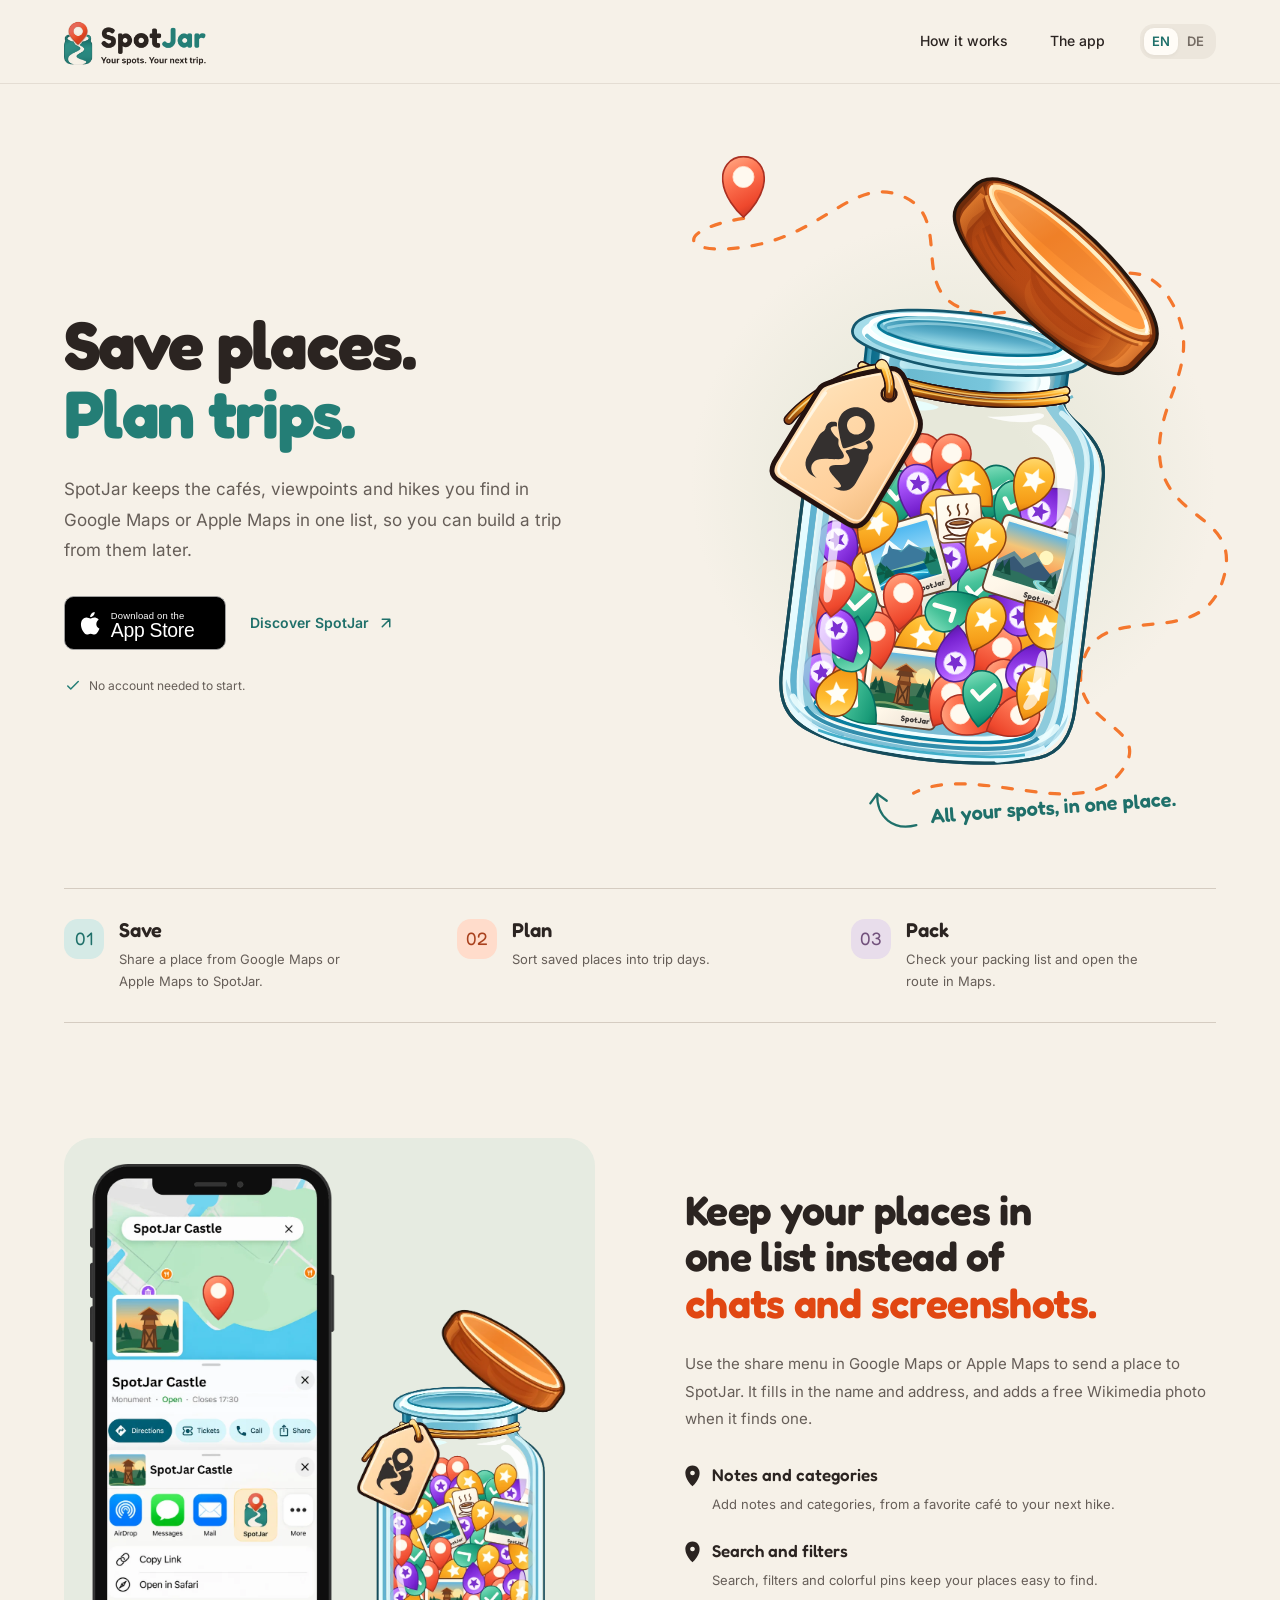
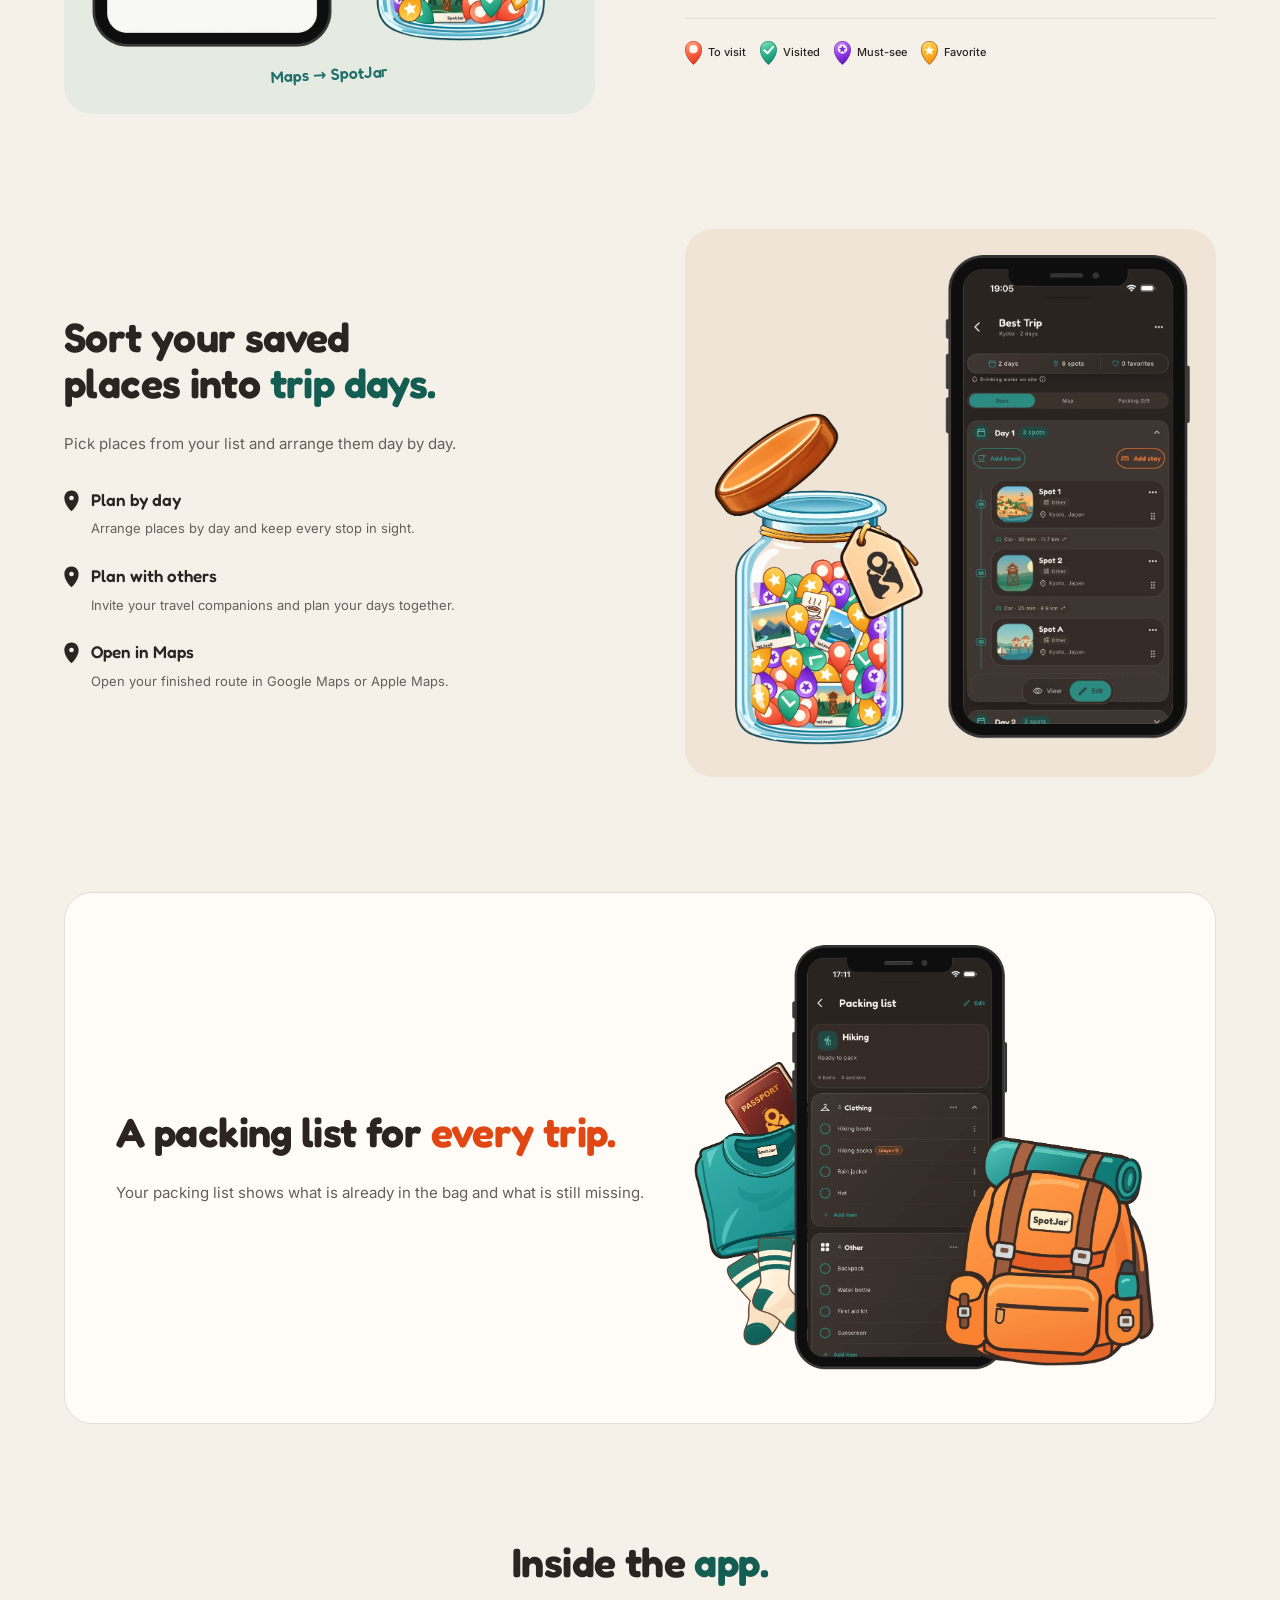
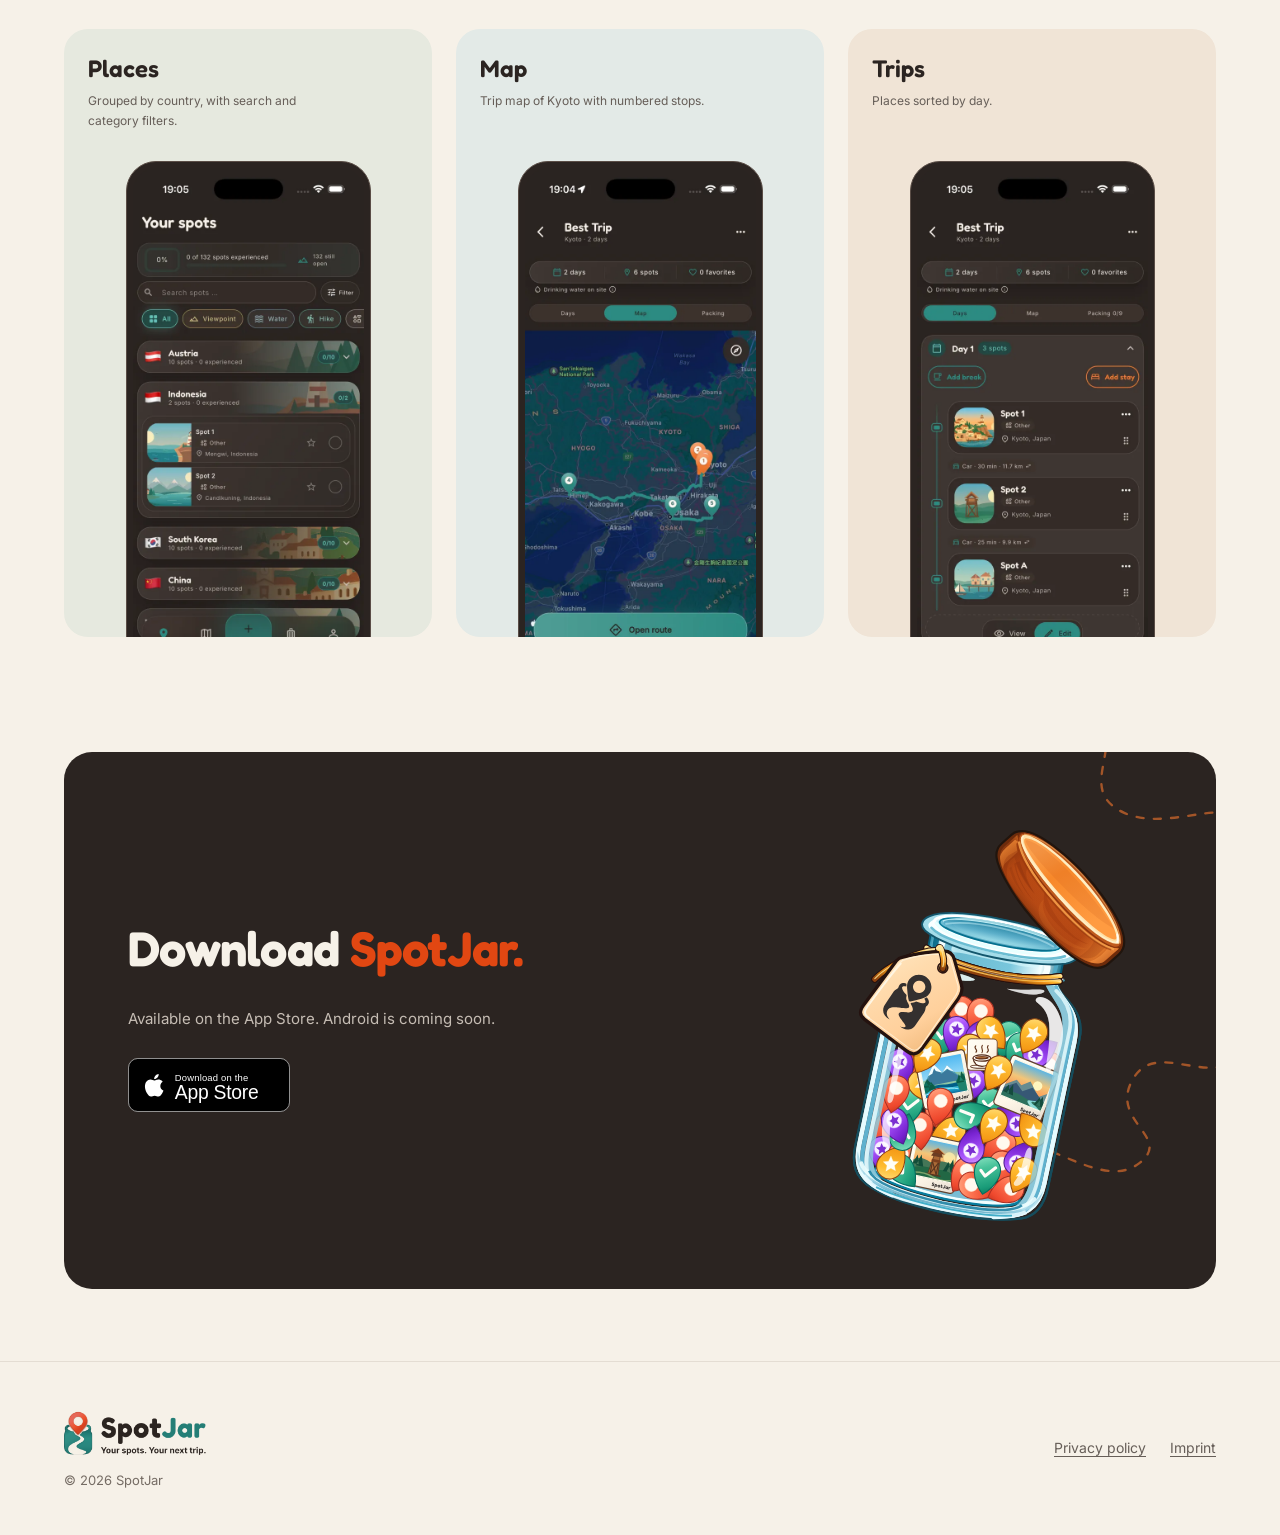
<file: index.html>
<!doctype html>
<html lang="en">
<head>
  <meta charset="utf-8">
  <meta name="viewport" content="width=device-width, initial-scale=1">
  <title>SpotJar | Your spots. Your next trip.</title>
  <meta name="description" content="Save your favorite places from Google Maps or Apple Maps, plan your next trip and keep your packing list close. All in SpotJar.">
  <meta name="theme-color" content="#F6F1E8">
  <link rel="canonical" href="https://spotjar.app/">
  <link rel="alternate" hreflang="en" href="https://spotjar.app/">
  <link rel="alternate" hreflang="de" href="https://spotjar.app/de/">
  <link rel="alternate" hreflang="x-default" href="https://spotjar.app/">
  <meta property="og:type" content="website">
  <meta property="og:site_name" content="SpotJar">
  <meta property="og:title" content="SpotJar | Your spots. Your next trip.">
  <meta property="og:description" content="Save your favorite places from Google Maps or Apple Maps, plan your next trip and keep your packing list close. All in SpotJar.">
  <meta property="og:url" content="https://spotjar.app/">
  <meta property="og:image" content="https://spotjar.app/img/icon-512.png">
  <link rel="icon" href="./favicon.ico" sizes="any">
  <link rel="icon" href="./img/favicon-64.png" type="image/png">
  <link rel="apple-touch-icon" href="./apple-touch-icon.png">
  <link rel="preload" href="./fonts/inter-latin.woff2" as="font" type="font/woff2" crossorigin>
  <link rel="preload" href="./fonts/fredoka-latin.woff2" as="font" type="font/woff2" crossorigin>
  <link rel="stylesheet" href="./css/base.css">
  <link rel="stylesheet" href="./css/landing.css">
  <script src="./js/lang.js" defer></script>
</head>
<body>
  <a class="skip-link" href="#main">Skip to content</a>
  <header class="site-header">
    <div class="container">
      <a class="site-header__logo" href="./" aria-label="SpotJar home"><img src="./images/logo_lightMode.png" alt="SpotJar" width="1060" height="368"></a>
      <div class="site-header__actions">
        <nav class="site-header__nav" aria-label="Main navigation">
          <a class="pill" href="#how">How it works</a>
          <a class="pill" href="#app">The app</a>
        </nav>
        <nav class="language-switch" aria-label="Language">
          <a href="./" lang="en" hreflang="en" aria-current="page">EN</a>
          <a href="./de/" lang="de" hreflang="de">DE</a>
        </nav>
      </div>
    </div>
  </header>
  <main id="main">
    <section class="hero" aria-labelledby="hero-title">
      <div class="container hero__inner">
        <div class="hero__copy">
          <h1 class="heading--accent" id="hero-title">Save places.<br><span>Plan <span class="sentence-end">trips.</span></span></h1>
          <p class="hero__lead">SpotJar keeps the cafés, viewpoints and hikes you find in Google Maps or Apple Maps in one list, so you can build a trip from them later.</p>
          <div class="hero__actions"><a class="store-badge" href="https://apps.apple.com/at/app/spotjar/id6803794730" aria-label="Download on the App Store"><img src="./images/badges/app-store.svg" alt="Download on the App Store" width="180" height="60"></a><a class="text-link" href="#how">Discover SpotJar<svg width="18" height="18" viewBox="0 0 24 24" fill="none" stroke="currentColor" stroke-width="2" stroke-linecap="round" stroke-linejoin="round" aria-hidden="true"><path d="M7 17 17 7M7 7h10v10"/></svg></a></div>
          <p class="hero__note"><svg width="18" height="18" viewBox="0 0 24 24" fill="none" stroke="currentColor" stroke-width="2" stroke-linecap="round" stroke-linejoin="round" aria-hidden="true"><path d="m5 12 4 4L19 6"/></svg>No account needed to start.</p>
        </div>
        <div class="hero__visual" aria-hidden="true">
          <div class="hero__art">
            <img class="hero__route" src="./img/doodles/route.svg?v=3" alt="" width="560" height="620">
            <img class="hero__jar" src="./img/illustrations/spotjar-full.svg" alt="" width="700" height="1100" fetchpriority="high">
            </div>
          <span class="hero__caption"><span class="hero__caption-text">All your spots, in one place.</span></span>
        </div>
      </div>
    </section>
    <section class="journey container" id="how" aria-labelledby="journey-title">
      <h2 class="visually-hidden" id="journey-title">From the first tip to the last day of your trip.</h2>
      <ol class="journey__steps"><li><span class="journey__number">01</span><div><h3>Save</h3><p>Share a place from Google Maps or Apple Maps to SpotJar.</p></div></li><li><span class="journey__number">02</span><div><h3>Plan</h3><p>Sort saved places into trip days.</p></div></li><li><span class="journey__number">03</span><div><h3>Pack</h3><p>Check your packing list and open the route in Maps.</p></div></li></ol>
    </section>
    <section class="feature container" aria-labelledby="save-title">
      <div class="feature__visual feature__visual--save"><img class="feature__art" src="./img/illustrations/save-a-spot.webp" alt="A place is shared from Maps into a SpotJar glass filled with places and memories." width="1278" height="1289" loading="lazy" decoding="async"><span class="art-caption">Maps → SpotJar</span></div>
      <div class="feature__copy"><h2 class="heading--accent" id="save-title">Keep your places in one list instead of <span class="text-highlight text-highlight--orange">chats and <span class="sentence-end">screenshots.</span></span></h2><p class="feature__intro">Use the share menu in Google Maps or Apple Maps to send a place to SpotJar. It fills in the name and address, and adds a free Wikimedia photo when it finds one.</p><ul class="feature-list"><li><div><h3>Notes and categories</h3><p>Add notes and categories, from a favorite café to your next hike.</p></div></li><li><div><h3>Search and filters</h3><p>Search, filters and colorful pins keep your places easy to find.</p></div></li></ul><div class="statuses"><span class="status status--open"><img src="./img/marker-open.svg" alt="" width="24" height="30" loading="lazy">To visit</span><span class="status status--viewed"><img src="./img/marker-viewed.svg" alt="" width="24" height="30" loading="lazy">Visited</span><span class="status status--mustSee"><img src="./img/marker-must-see.svg" alt="" width="24" height="30" loading="lazy">Must-see</span><span class="status status--favorite"><img src="./img/marker-favorite.svg" alt="" width="24" height="30" loading="lazy">Favorite</span></div></div>
    </section>
    <section class="feature feature--reverse container" aria-labelledby="trip-title">
      <div class="feature__visual feature__visual--trip"><img class="feature__art" src="./img/illustrations/plan-a-trip.webp" alt="A SpotJar glass of collected places beside a trip plan on a phone." width="1278" height="1323" loading="lazy" decoding="async"></div>
      <div class="feature__copy"><h2 class="heading--accent" id="trip-title">Sort your saved places into <span class="text-highlight">trip <span class="sentence-end">days.</span></span></h2><p class="feature__intro">Pick places from your list and arrange them day by day.</p><ul class="feature-list"><li><div><h3>Plan by day</h3><p>Arrange places by day and keep every stop in sight.</p></div></li><li><div><h3>Plan with others</h3><p>Invite your travel companions and plan your days together.</p></div></li><li><div><h3>Open in Maps</h3><p>Open your finished route in Google Maps or Apple Maps.</p></div></li></ul></div>
    </section>
    <section class="packing container" aria-labelledby="pack-title">
      <div class="packing__inner"><div class="packing__copy"><h2 class="heading--accent" id="pack-title">A packing list for <span class="text-highlight text-highlight--orange"><span class="sentence-end">every trip.</span></span></h2><p class="feature__intro">Your packing list shows what is already in the bag and what is still missing.</p></div><img class="packing__art" src="./img/illustrations/pack-your-bag.webp" alt="A backpack, clothing and a packing checklist in SpotJar." width="1442" height="1279" loading="lazy" decoding="async"></div>
    </section>
    <section class="app-preview container" id="app" aria-labelledby="app-title">
      <div class="section-heading"><h2 class="heading--accent" id="app-title">Inside the <span class="text-highlight"><span class="sentence-end">app.</span></span></h2></div>
      <div class="app-shots"><figure class="app-shot"><figcaption><h3>Places</h3><p>Grouped by country, with search and category filters.</p></figcaption><div class="app-shot__frame"><picture><source srcset="./img/app-spot-list.webp" type="image/webp"><img src="./img/app-spot-list.jpg" alt="Places sorted by country with search and category filters in SpotJar." width="560" height="1216" loading="lazy" decoding="async"></picture></div></figure><figure class="app-shot"><figcaption><h3>Map</h3><p>Trip map of Kyoto with numbered stops.</p></figcaption><div class="app-shot__frame"><picture><source srcset="./img/app-trip-route.webp" type="image/webp"><img src="./img/app-trip-route.jpg" alt="SpotJar trip map around Kyoto with numbered stops connected by lines." width="560" height="1216" loading="lazy" decoding="async"></picture></div></figure><figure class="app-shot"><figcaption><h3>Trips</h3><p>Places sorted by day.</p></figcaption><div class="app-shot__frame"><picture><source srcset="./img/app-trip-days.webp" type="image/webp"><img src="./img/app-trip-days.jpg" alt="A trip plan with places organized by travel day." width="560" height="1216" loading="lazy" decoding="async"></picture></div></figure></div>
    </section>
    <section class="download container" aria-labelledby="download-title">
      <div class="download__inner"><div><h2 class="heading--accent" id="download-title">Download <span class="text-highlight text-highlight--orange"><span class="sentence-end">SpotJar.</span></span></h2><p class="download__lead">Available on the App Store. Android is coming soon.</p><a class="store-badge" href="https://apps.apple.com/at/app/spotjar/id6803794730" aria-label="Download on the App Store"><img src="./images/badges/app-store.svg" alt="Download on the App Store" width="180" height="60"></a></div><img src="./img/illustrations/spotjar-full.svg" alt="" width="700" height="1100" loading="lazy" decoding="async"></div>
    </section>
  </main>
  <footer class="site-footer"><div class="container site-footer__inner"><div class="site-footer__brand"><a class="site-footer__logo" href="./" aria-label="SpotJar home"><img src="./images/logo_lightMode.png" alt="SpotJar" width="1060" height="368" loading="lazy" decoding="async"></a><p>© 2026 SpotJar</p></div><ul><li><a href="./policy/">Privacy policy</a></li><li><a href="./imprint/">Imprint</a></li></ul></div></footer>
</body>
</html>
</file>
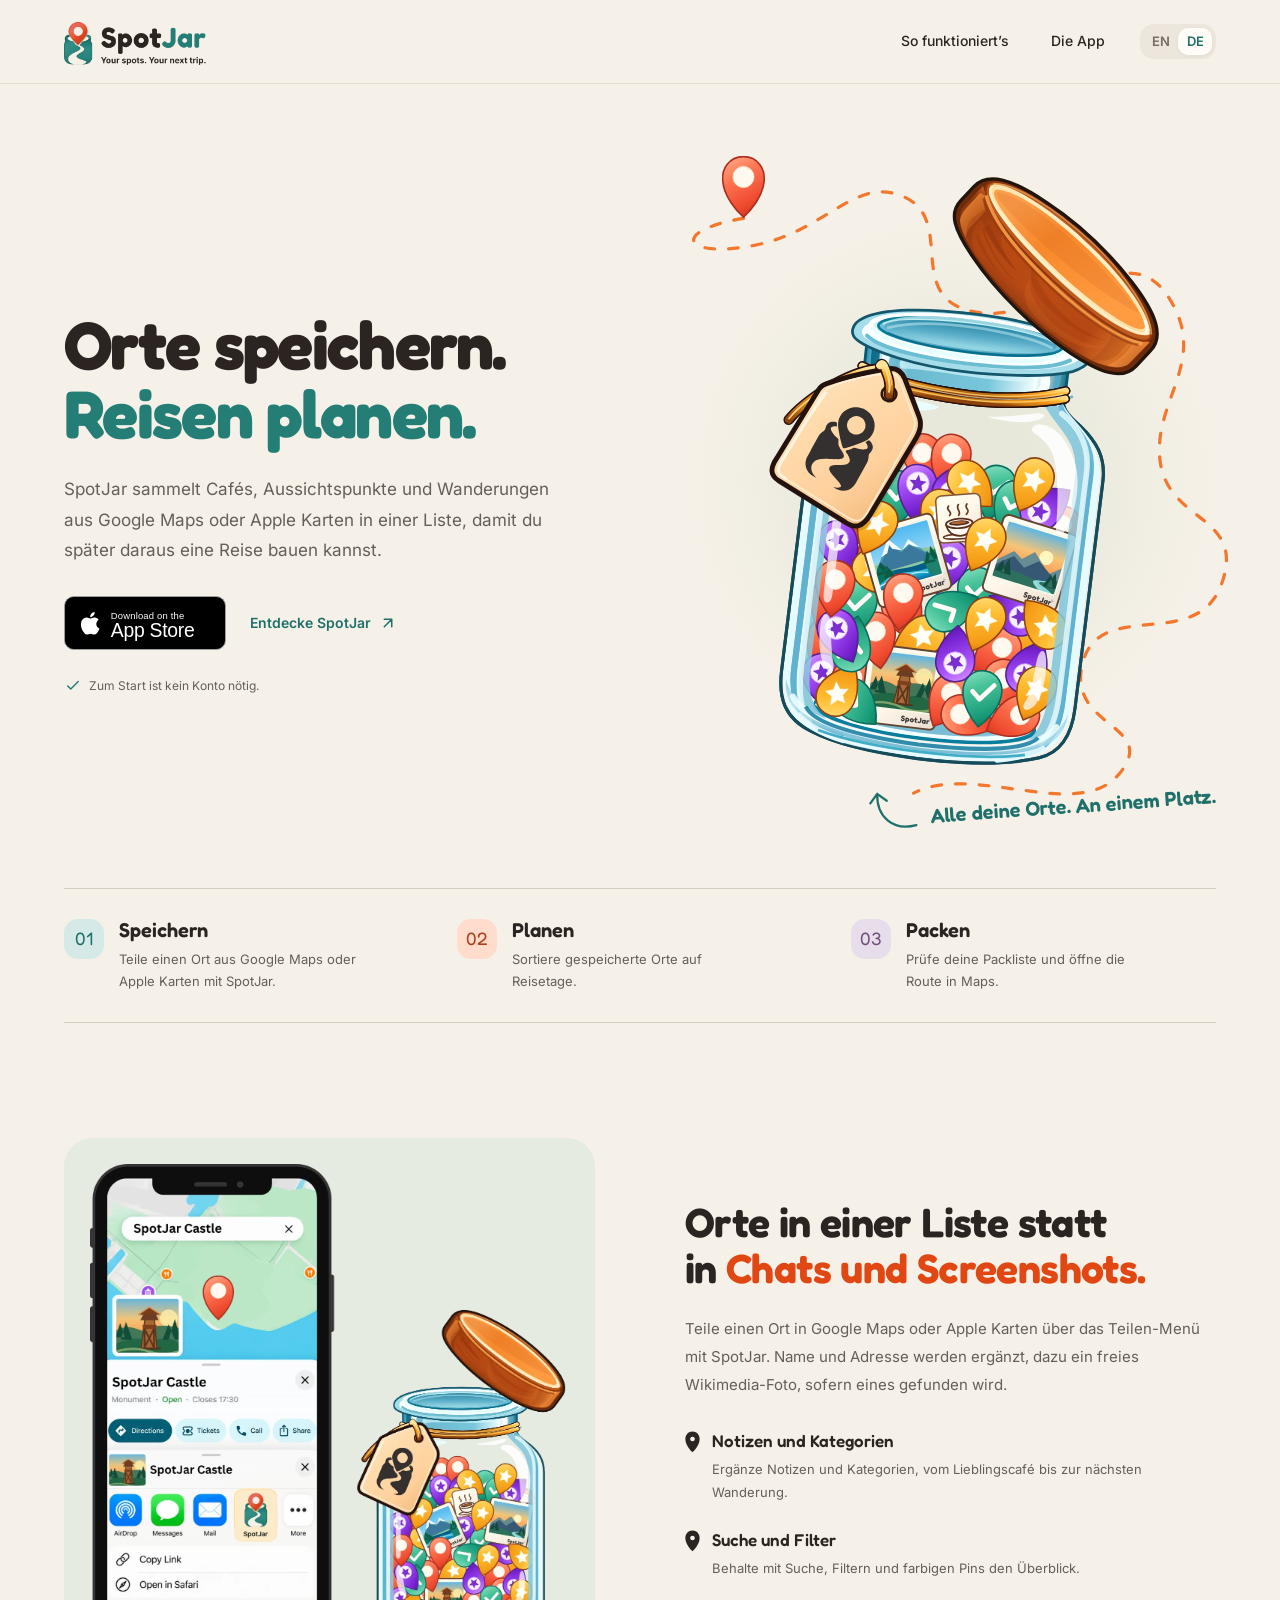
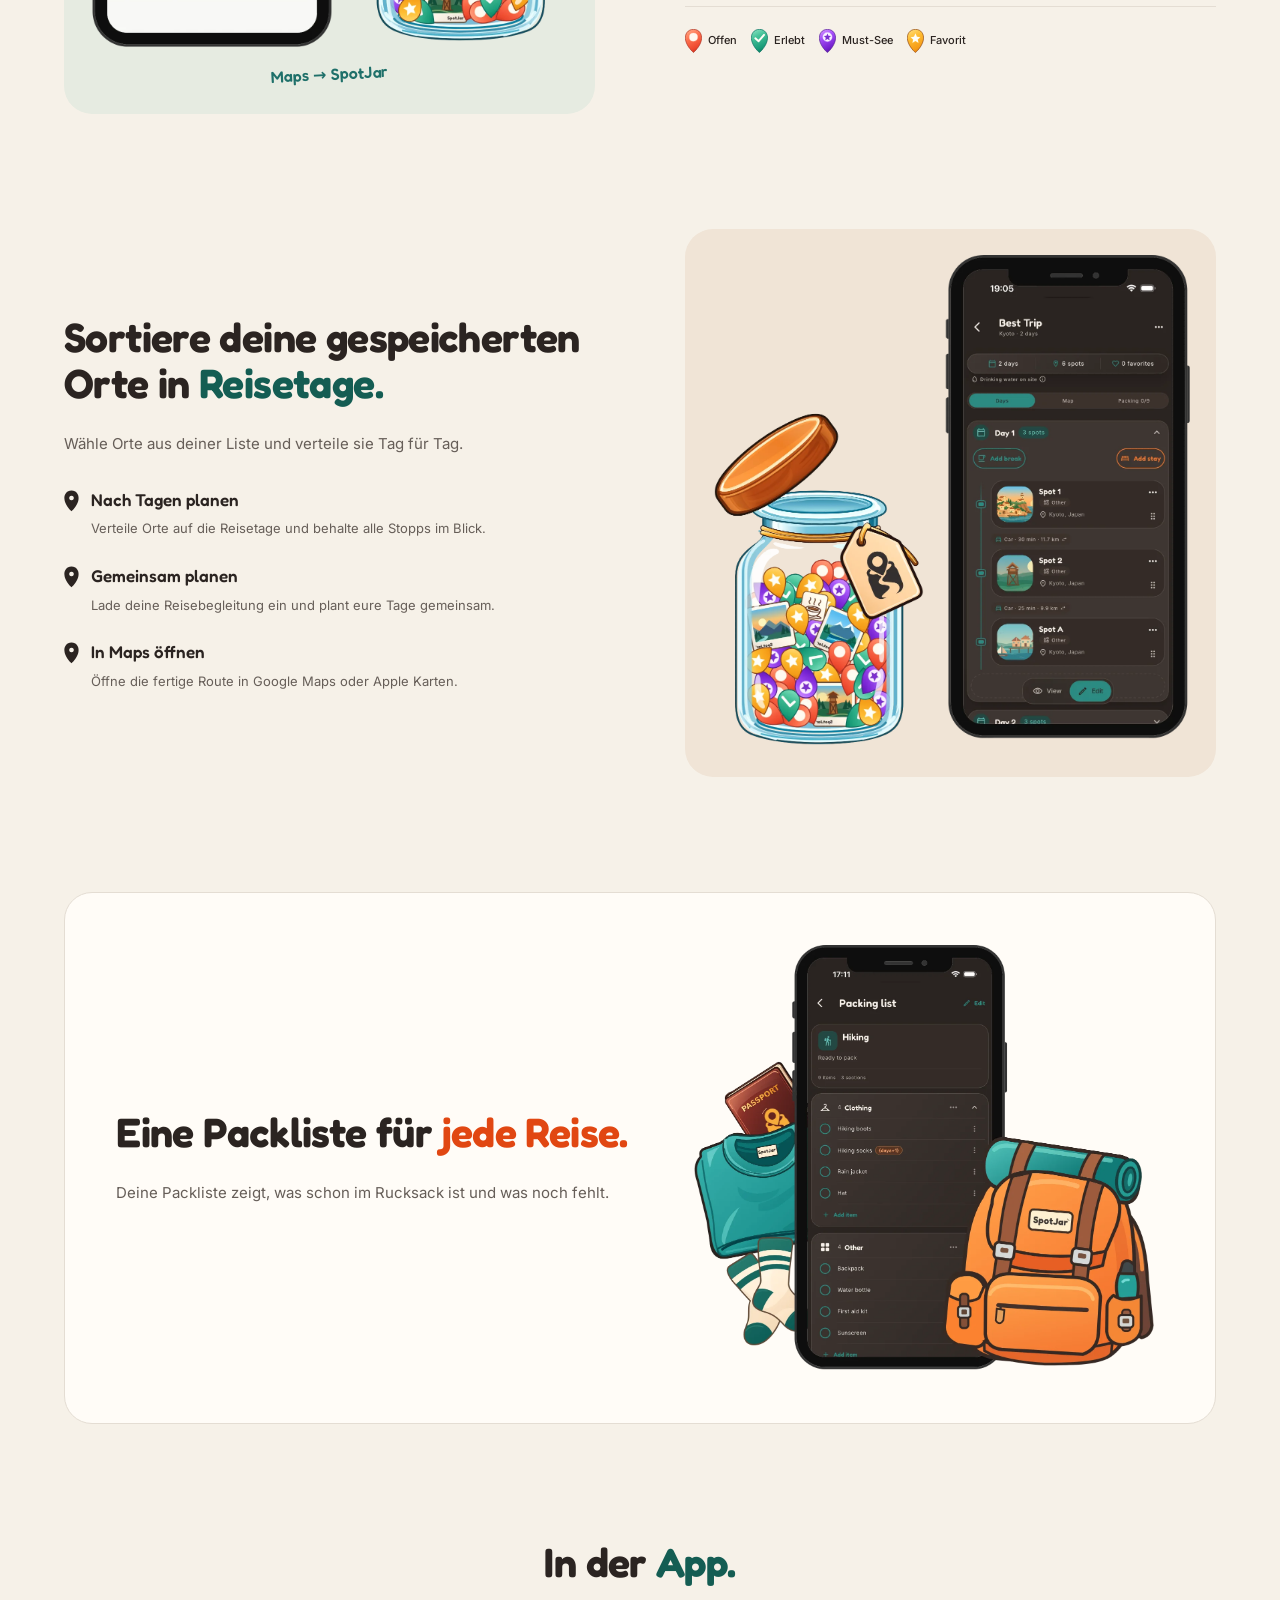
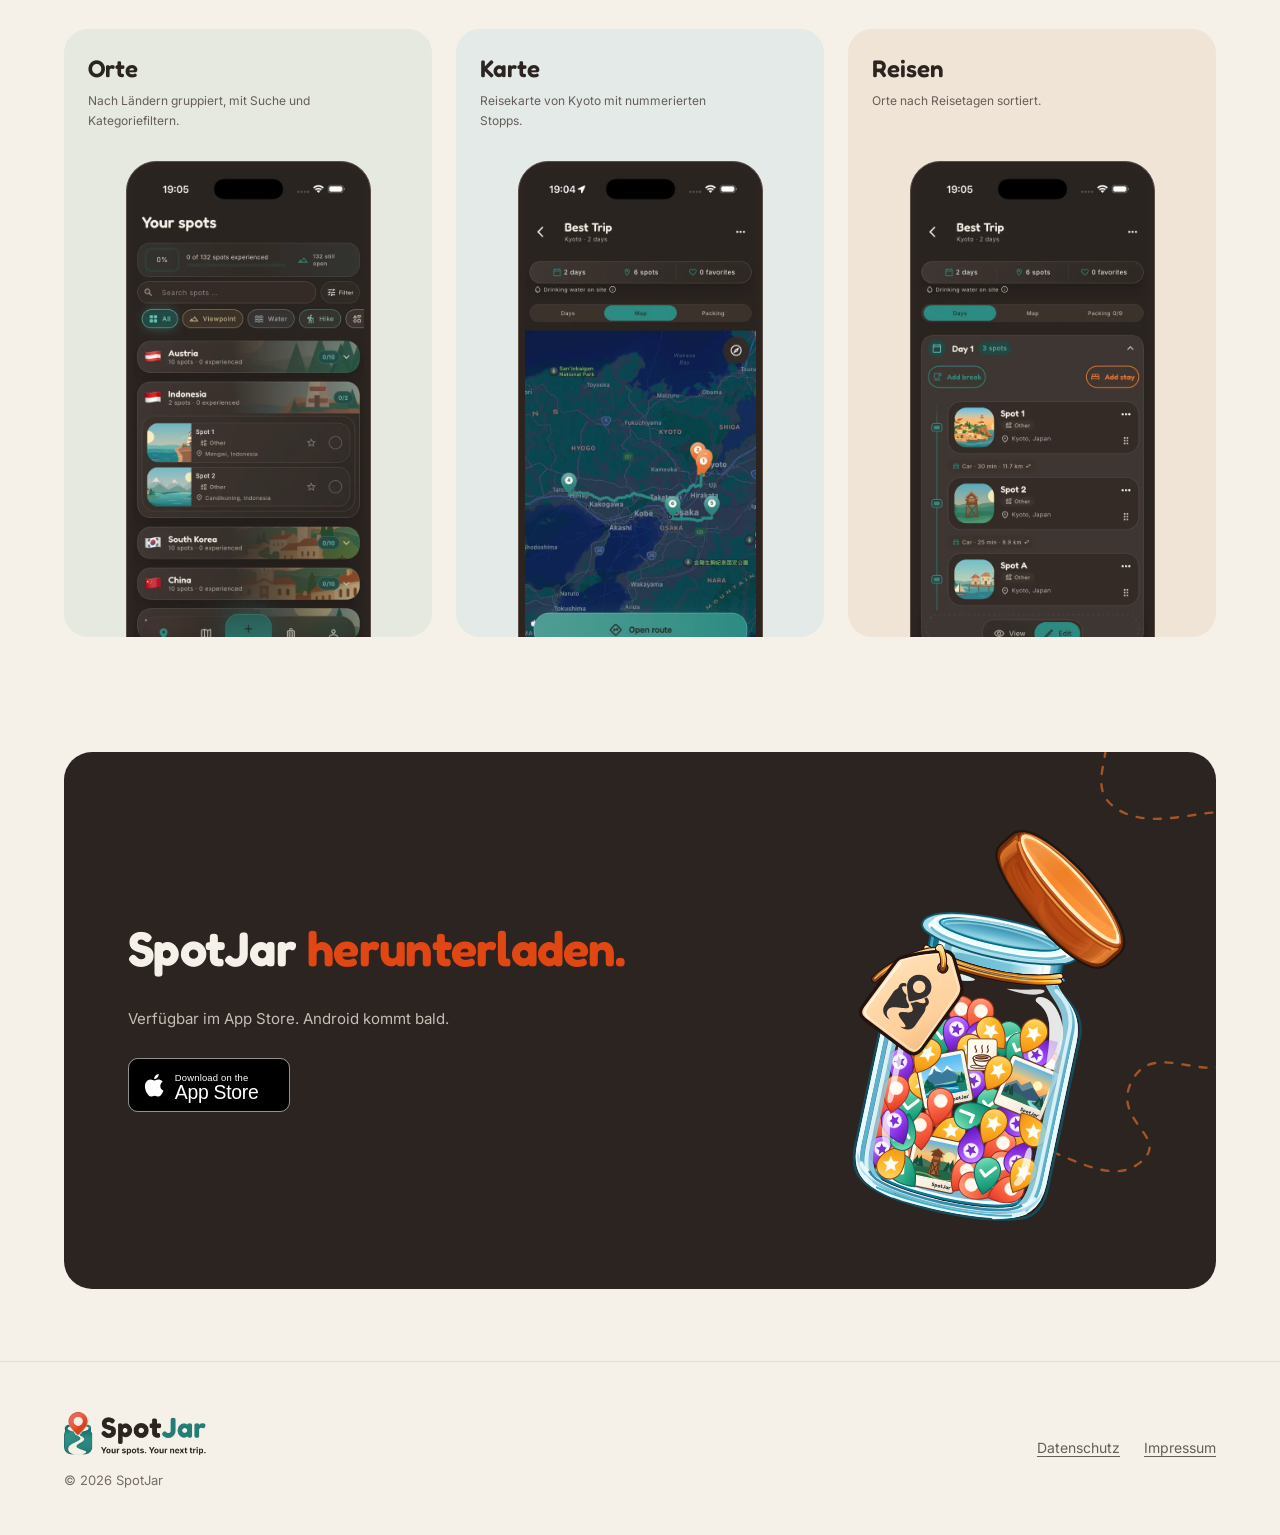
<file: de/index.html>
<!doctype html>
<html lang="de">
<head>
  <meta charset="utf-8">
  <meta name="viewport" content="width=device-width, initial-scale=1">
  <title>SpotJar | Orte speichern. Reisen planen.</title>
  <meta name="description" content="Sammle Lieblingsorte aus Google Maps oder Apple Karten, plane deine nächste Reise und behalte deine Packliste im Blick. Alles in SpotJar.">
  <meta name="theme-color" content="#F6F1E8">
  <link rel="canonical" href="https://spotjar.app/de/">
  <link rel="alternate" hreflang="en" href="https://spotjar.app/">
  <link rel="alternate" hreflang="de" href="https://spotjar.app/de/">
  <link rel="alternate" hreflang="x-default" href="https://spotjar.app/">
  <meta property="og:type" content="website">
  <meta property="og:site_name" content="SpotJar">
  <meta property="og:title" content="SpotJar | Orte speichern. Reisen planen.">
  <meta property="og:description" content="Sammle Lieblingsorte aus Google Maps oder Apple Karten, plane deine nächste Reise und behalte deine Packliste im Blick. Alles in SpotJar.">
  <meta property="og:url" content="https://spotjar.app/de/">
  <meta property="og:image" content="https://spotjar.app/img/icon-512.png">
  <link rel="icon" href="../favicon.ico" sizes="any">
  <link rel="icon" href="../img/favicon-64.png" type="image/png">
  <link rel="apple-touch-icon" href="../apple-touch-icon.png">
  <link rel="preload" href="../fonts/inter-latin.woff2" as="font" type="font/woff2" crossorigin>
  <link rel="preload" href="../fonts/fredoka-latin.woff2" as="font" type="font/woff2" crossorigin>
  <link rel="stylesheet" href="../css/base.css">
  <link rel="stylesheet" href="../css/landing.css">
  <script src="../js/lang.js" defer></script>
</head>
<body>
  <a class="skip-link" href="#main">Zum Inhalt</a>
  <header class="site-header">
    <div class="container">
      <a class="site-header__logo" href="./" aria-label="SpotJar Startseite"><img src="../images/logo_lightMode.png" alt="SpotJar" width="1060" height="368"></a>
      <div class="site-header__actions">
        <nav class="site-header__nav" aria-label="Hauptnavigation">
          <a class="pill" href="#how">So funktioniert’s</a>
          <a class="pill" href="#app">Die App</a>
        </nav>
        <nav class="language-switch" aria-label="Sprache">
          <a href="../" lang="en" hreflang="en">EN</a>
          <a href="./" lang="de" hreflang="de" aria-current="page">DE</a>
        </nav>
      </div>
    </div>
  </header>
  <main id="main">
    <section class="hero" aria-labelledby="hero-title">
      <div class="container hero__inner">
        <div class="hero__copy">
          <h1 class="heading--accent" id="hero-title">Orte speichern.<br><span>Reisen <span class="sentence-end">planen.</span></span></h1>
          <p class="hero__lead">SpotJar sammelt Cafés, Aussichtspunkte und Wanderungen aus Google Maps oder Apple Karten in einer Liste, damit du später daraus eine Reise bauen kannst.</p>
          <div class="hero__actions"><a class="store-badge" href="https://apps.apple.com/at/app/spotjar/id6803794730" aria-label="Im App Store herunterladen"><img src="../images/badges/app-store.svg" alt="Im App Store herunterladen" width="180" height="60"></a><a class="text-link" href="#how">Entdecke SpotJar<svg width="18" height="18" viewBox="0 0 24 24" fill="none" stroke="currentColor" stroke-width="2" stroke-linecap="round" stroke-linejoin="round" aria-hidden="true"><path d="M7 17 17 7M7 7h10v10"/></svg></a></div>
          <p class="hero__note"><svg width="18" height="18" viewBox="0 0 24 24" fill="none" stroke="currentColor" stroke-width="2" stroke-linecap="round" stroke-linejoin="round" aria-hidden="true"><path d="m5 12 4 4L19 6"/></svg>Zum Start ist kein Konto nötig.</p>
        </div>
        <div class="hero__visual" aria-hidden="true">
          <div class="hero__art">
            <img class="hero__route" src="../img/doodles/route.svg?v=3" alt="" width="560" height="620">
            <img class="hero__jar" src="../img/illustrations/spotjar-full.svg" alt="" width="700" height="1100" fetchpriority="high">
            </div>
          <span class="hero__caption"><span class="hero__caption-text">Alle deine Orte. An einem Platz.</span></span>
        </div>
      </div>
    </section>
    <section class="journey container" id="how" aria-labelledby="journey-title">
      <h2 class="visually-hidden" id="journey-title">Vom ersten Tipp bis zum letzten Reisetag.</h2>
      <ol class="journey__steps"><li><span class="journey__number">01</span><div><h3>Speichern</h3><p>Teile einen Ort aus Google Maps oder Apple Karten mit SpotJar.</p></div></li><li><span class="journey__number">02</span><div><h3>Planen</h3><p>Sortiere gespeicherte Orte auf Reisetage.</p></div></li><li><span class="journey__number">03</span><div><h3>Packen</h3><p>Prüfe deine Packliste und öffne die Route in Maps.</p></div></li></ol>
    </section>
    <section class="feature container" aria-labelledby="save-title">
      <div class="feature__visual feature__visual--save"><img class="feature__art" src="../img/illustrations/save-a-spot.webp" alt="Ein Ort wird über das Teilen-Menü von Maps in einem SpotJar-Glas gesammelt." width="1278" height="1289" loading="lazy" decoding="async"><span class="art-caption">Maps → SpotJar</span></div>
      <div class="feature__copy"><h2 class="heading--accent" id="save-title">Orte in einer Liste statt in <span class="text-highlight text-highlight--orange">Chats und <span class="sentence-end">Screenshots.</span></span></h2><p class="feature__intro">Teile einen Ort in Google Maps oder Apple Karten über das Teilen-Menü mit SpotJar. Name und Adresse werden ergänzt, dazu ein freies Wikimedia-Foto, sofern eines gefunden wird.</p><ul class="feature-list"><li><div><h3>Notizen und Kategorien</h3><p>Ergänze Notizen und Kategorien, vom Lieblingscafé bis zur nächsten Wanderung.</p></div></li><li><div><h3>Suche und Filter</h3><p>Behalte mit Suche, Filtern und farbigen Pins den Überblick.</p></div></li></ul><div class="statuses"><span class="status status--open"><img src="../img/marker-open.svg" alt="" width="24" height="30" loading="lazy">Offen</span><span class="status status--viewed"><img src="../img/marker-viewed.svg" alt="" width="24" height="30" loading="lazy">Erlebt</span><span class="status status--mustSee"><img src="../img/marker-must-see.svg" alt="" width="24" height="30" loading="lazy">Must-See</span><span class="status status--favorite"><img src="../img/marker-favorite.svg" alt="" width="24" height="30" loading="lazy">Favorit</span></div></div>
    </section>
    <section class="feature feature--reverse container" aria-labelledby="trip-title">
      <div class="feature__visual feature__visual--trip"><img class="feature__art" src="../img/illustrations/plan-a-trip.webp" alt="Ein SpotJar-Glas mit gesammelten Orten neben einer Reiseplanung auf dem Smartphone." width="1278" height="1323" loading="lazy" decoding="async"></div>
      <div class="feature__copy"><h2 class="heading--accent" id="trip-title">Sortiere deine gespeicherten Orte in <span class="text-highlight"><span class="sentence-end">Reisetage.</span></span></h2><p class="feature__intro">Wähle Orte aus deiner Liste und verteile sie Tag für Tag.</p><ul class="feature-list"><li><div><h3>Nach Tagen planen</h3><p>Verteile Orte auf die Reisetage und behalte alle Stopps im Blick.</p></div></li><li><div><h3>Gemeinsam planen</h3><p>Lade deine Reisebegleitung ein und plant eure Tage gemeinsam.</p></div></li><li><div><h3>In Maps öffnen</h3><p>Öffne die fertige Route in Google Maps oder Apple Karten.</p></div></li></ul></div>
    </section>
    <section class="packing container" aria-labelledby="pack-title">
      <div class="packing__inner"><div class="packing__copy"><h2 class="heading--accent" id="pack-title">Eine Packliste für <span class="text-highlight text-highlight--orange"><span class="sentence-end">jede Reise.</span></span></h2><p class="feature__intro">Deine Packliste zeigt, was schon im Rucksack ist und was noch fehlt.</p></div><img class="packing__art" src="../img/illustrations/pack-your-bag.webp" alt="Rucksack, Kleidung und eine Packliste in SpotJar." width="1442" height="1279" loading="lazy" decoding="async"></div>
    </section>
    <section class="app-preview container" id="app" aria-labelledby="app-title">
      <div class="section-heading"><h2 class="heading--accent" id="app-title">In der <span class="text-highlight"><span class="sentence-end">App.</span></span></h2></div>
      <div class="app-shots"><figure class="app-shot"><figcaption><h3>Orte</h3><p>Nach Ländern gruppiert, mit Suche und Kategoriefiltern.</p></figcaption><div class="app-shot__frame"><picture><source srcset="../img/app-spot-list.webp" type="image/webp"><img src="../img/app-spot-list.jpg" alt="Nach Ländern sortierte Orte mit Suchfunktion und Kategorien in SpotJar." width="560" height="1216" loading="lazy" decoding="async"></picture></div></figure><figure class="app-shot"><figcaption><h3>Karte</h3><p>Reisekarte von Kyoto mit nummerierten Stopps.</p></figcaption><div class="app-shot__frame"><picture><source srcset="../img/app-trip-route.webp" type="image/webp"><img src="../img/app-trip-route.jpg" alt="SpotJar-Reisekarte rund um Kyoto mit nummerierten Stopps, die durch Linien verbunden sind." width="560" height="1216" loading="lazy" decoding="async"></picture></div></figure><figure class="app-shot"><figcaption><h3>Reisen</h3><p>Orte nach Reisetagen sortiert.</p></figcaption><div class="app-shot__frame"><picture><source srcset="../img/app-trip-days.webp" type="image/webp"><img src="../img/app-trip-days.jpg" alt="Reiseplan mit Orten, die nach Reisetagen geordnet sind." width="560" height="1216" loading="lazy" decoding="async"></picture></div></figure></div>
    </section>
    <section class="download container" aria-labelledby="download-title">
      <div class="download__inner"><div><h2 class="heading--accent" id="download-title">SpotJar <span class="text-highlight text-highlight--orange"><span class="sentence-end">herunterladen.</span></span></h2><p class="download__lead">Verfügbar im App Store. Android kommt bald.</p><a class="store-badge" href="https://apps.apple.com/at/app/spotjar/id6803794730" aria-label="Im App Store herunterladen"><img src="../images/badges/app-store.svg" alt="Im App Store herunterladen" width="180" height="60"></a></div><img src="../img/illustrations/spotjar-full.svg" alt="" width="700" height="1100" loading="lazy" decoding="async"></div>
    </section>
  </main>
  <footer class="site-footer"><div class="container site-footer__inner"><div class="site-footer__brand"><a class="site-footer__logo" href="./" aria-label="SpotJar Startseite"><img src="../images/logo_lightMode.png" alt="SpotJar" width="1060" height="368" loading="lazy" decoding="async"></a><p>© 2026 SpotJar</p></div><ul><li><a href="./datenschutz/">Datenschutz</a></li><li><a href="./impressum/">Impressum</a></li></ul></div></footer>
</body>
</html>
</file>
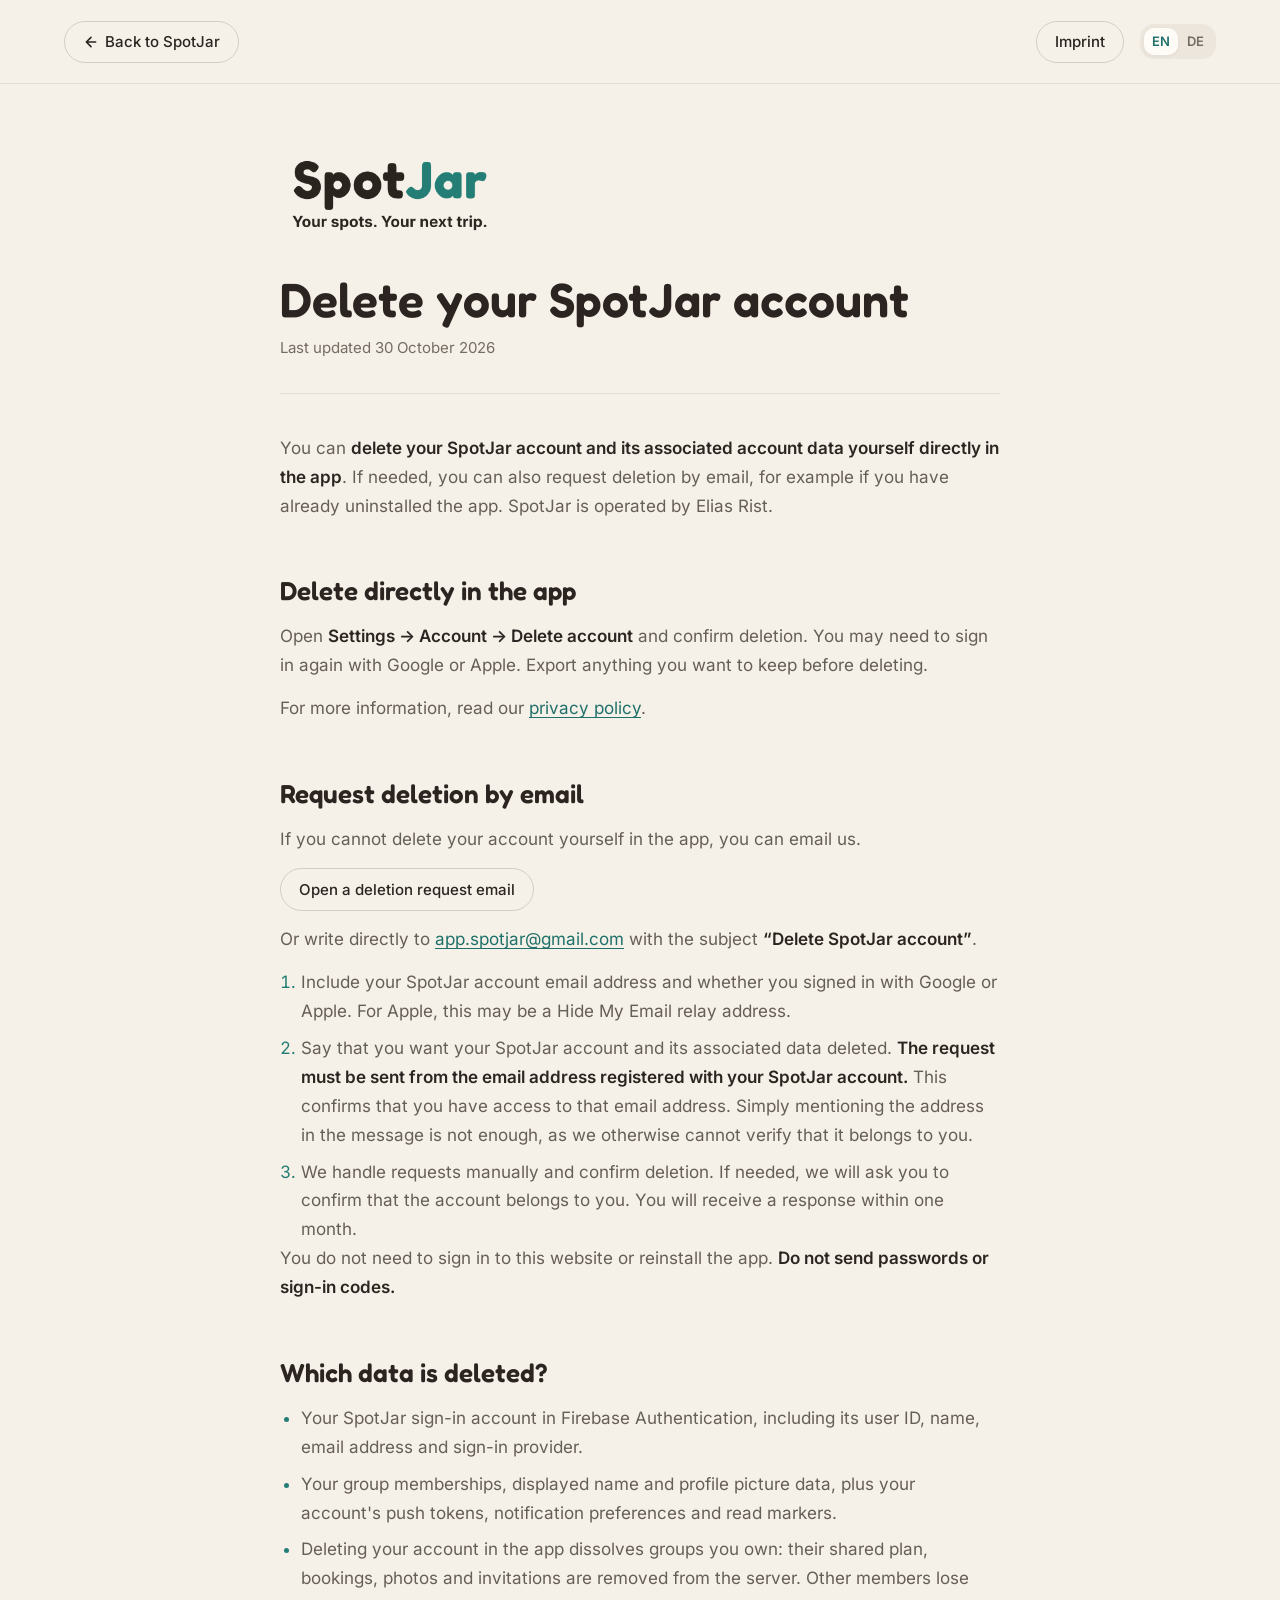
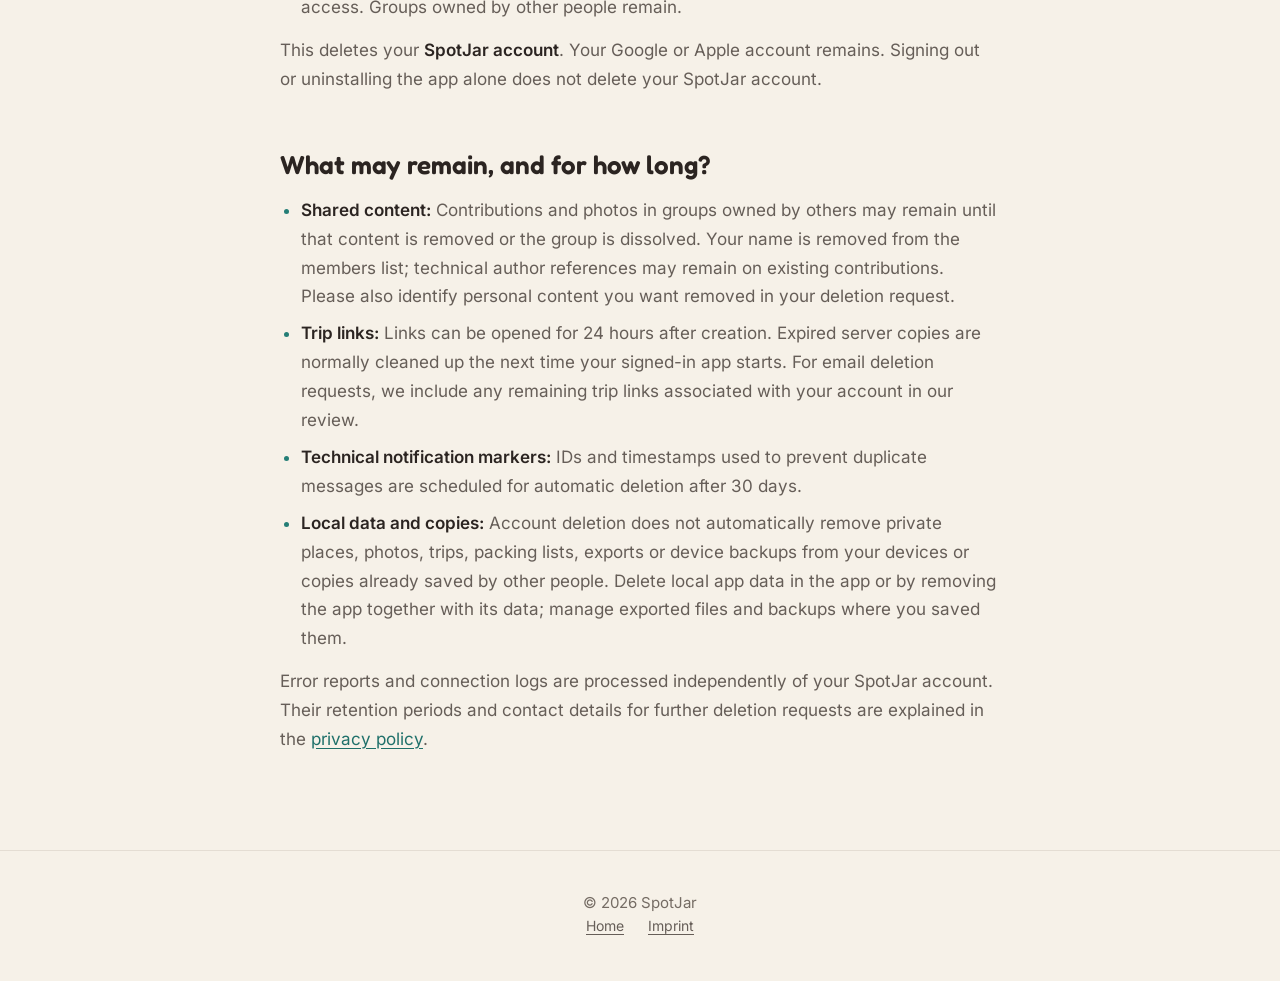
<file: delete-account/index.html>
<!doctype html>
<html lang="en">
<head>
  <meta charset="utf-8">
  <meta name="viewport" content="width=device-width, initial-scale=1">
  <title>Delete your SpotJar account | SpotJar</title>
  <meta name="description" content="Delete your SpotJar account and associated data in the app or request deletion by email, even after uninstalling.">
  <link rel="canonical" href="https://spotjar.app/delete-account/">
  <link rel="alternate" hreflang="en" href="https://spotjar.app/delete-account/">
  <link rel="alternate" hreflang="de" href="https://spotjar.app/de/konto-loeschen/">
  <link rel="alternate" hreflang="x-default" href="https://spotjar.app/delete-account/">
  <meta name="theme-color" content="#F6F1E8">

  <link rel="icon" href="../favicon.ico" sizes="any">
  <link rel="icon" href="../img/favicon-64.png" type="image/png">
  <link rel="apple-touch-icon" href="../apple-touch-icon.png">

  <link rel="preload" href="../fonts/inter-latin.woff2" as="font" type="font/woff2" crossorigin>
  <link rel="stylesheet" href="../css/base.css">
  <link rel="stylesheet" href="../css/policy.css">
  <script src="/js/lang.js"></script>
</head>
<body>
  <a class="skip-link" href="#main">Skip to content</a>

  <header class="site-header">
    <div class="container">
      <a class="pill" href="../">
        <svg width="16" height="16" viewBox="0 0 24 24" aria-hidden="true" fill="none" stroke="currentColor" stroke-width="2.4" stroke-linecap="round" stroke-linejoin="round"><path d="M19 12H5M12 19l-7-7 7-7"/></svg>
        Back to SpotJar
      </a>
      <div class="site-header__actions">
        <a class="pill" href="../imprint/">Imprint</a>
        <nav class="language-switch" aria-label="Language">
          <a href="./" lang="en" hreflang="en" aria-current="page">EN</a>
          <a href="../de/konto-loeschen/" lang="de" hreflang="de">DE</a>
        </nav>
      </div>
    </div>
  </header>

  <main id="main" class="policy">
    <div class="policy__head">
      <img src="../img/logo-light.webp" alt="SpotJar" width="746" height="326">
      <h1>Delete your SpotJar account</h1>
      <p class="policy__date">Last updated <time datetime="2026-10-30">30 October 2026</time></p>
    </div>

    <p>You can <strong>delete your SpotJar account and its associated account data yourself directly in the app</strong>. If needed, you can also request deletion by email, for example if you have already uninstalled the app. SpotJar is operated by Elias Rist.</p>
    <section id="in-app">
      <h2>Delete directly in the app</h2>
      <p>Open <strong>Settings → Account → Delete account</strong> and confirm deletion. You may need to sign in again with Google or Apple. Export anything you want to keep before deleting.</p>
      <p>For more information, read our <a href="../policy/">privacy policy</a>.</p>
    </section>
    <section id="request" aria-labelledby="request-title">
      <h2 id="request-title">Request deletion by email</h2>
      <p>If you cannot delete your account yourself in the app, you can email us.</p>
      <p><a class="pill" href="mailto:app.spotjar@gmail.com?subject=Delete%20SpotJar%20account">Open a deletion request email</a></p>
      <p>Or write directly to <a href="mailto:app.spotjar@gmail.com">app.spotjar@gmail.com</a> with the subject <strong>“Delete SpotJar account”</strong>.</p>
      <ol>
        <li>Include your SpotJar account email address and whether you signed in with Google or Apple. For Apple, this may be a Hide My Email relay address.</li>
        <li>Say that you want your SpotJar account and its associated data deleted. <strong>The request must be sent from the email address registered with your SpotJar account.</strong> This confirms that you have access to that email address. Simply mentioning the address in the message is not enough, as we otherwise cannot verify that it belongs to you.</li>
        <li>We handle requests manually and confirm deletion. If needed, we will ask you to confirm that the account belongs to you. You will receive a response within one month.</li>
      </ol>
      <p>You do not need to sign in to this website or reinstall the app. <strong>Do not send passwords or sign-in codes.</strong></p>
    </section>
    <section id="deleted">
      <h2>Which data is deleted?</h2>
      <ul>
        <li>Your SpotJar sign-in account in Firebase Authentication, including its user ID, name, email address and sign-in provider.</li>
        <li>Your group memberships, displayed name and profile picture data, plus your account's push tokens, notification preferences and read markers.</li>
        <li>Deleting your account in the app dissolves groups you own: their shared plan, bookings, photos and invitations are removed from the server. Other members lose access. Groups owned by other people remain.</li>
      </ul>
      <p>This deletes your <strong>SpotJar account</strong>. Your Google or Apple account remains. Signing out or uninstalling the app alone does not delete your SpotJar account.</p>
    </section>
    <section id="remaining">
      <h2>What may remain, and for how long?</h2>
      <ul>
        <li><strong>Shared content:</strong> Contributions and photos in groups owned by others may remain until that content is removed or the group is dissolved. Your name is removed from the members list; technical author references may remain on existing contributions. Please also identify personal content you want removed in your deletion request.</li>
        <li><strong>Trip links:</strong> Links can be opened for 24 hours after creation. Expired server copies are normally cleaned up the next time your signed-in app starts. For email deletion requests, we include any remaining trip links associated with your account in our review.</li>
        <li><strong>Technical notification markers:</strong> IDs and timestamps used to prevent duplicate messages are scheduled for automatic deletion after 30 days.</li>
        <li><strong>Local data and copies:</strong> Account deletion does not automatically remove private places, photos, trips, packing lists, exports or device backups from your devices or copies already saved by other people. Delete local app data in the app or by removing the app together with its data; manage exported files and backups where you saved them.</li>
      </ul>
      <p>Error reports and connection logs are processed independently of your SpotJar account. Their retention periods and contact details for further deletion requests are explained in the <a href="../policy/#retention">privacy policy</a>.</p>
    </section>
  </main>

  <footer class="site-footer">
    <div class="container">
      <p>© 2026 SpotJar</p>
      <ul>
        <li><a href="../">Home</a></li>
        <li><a href="../imprint/">Imprint</a></li>
      </ul>
    </div>
  </footer>
</body>
</html>
</file>
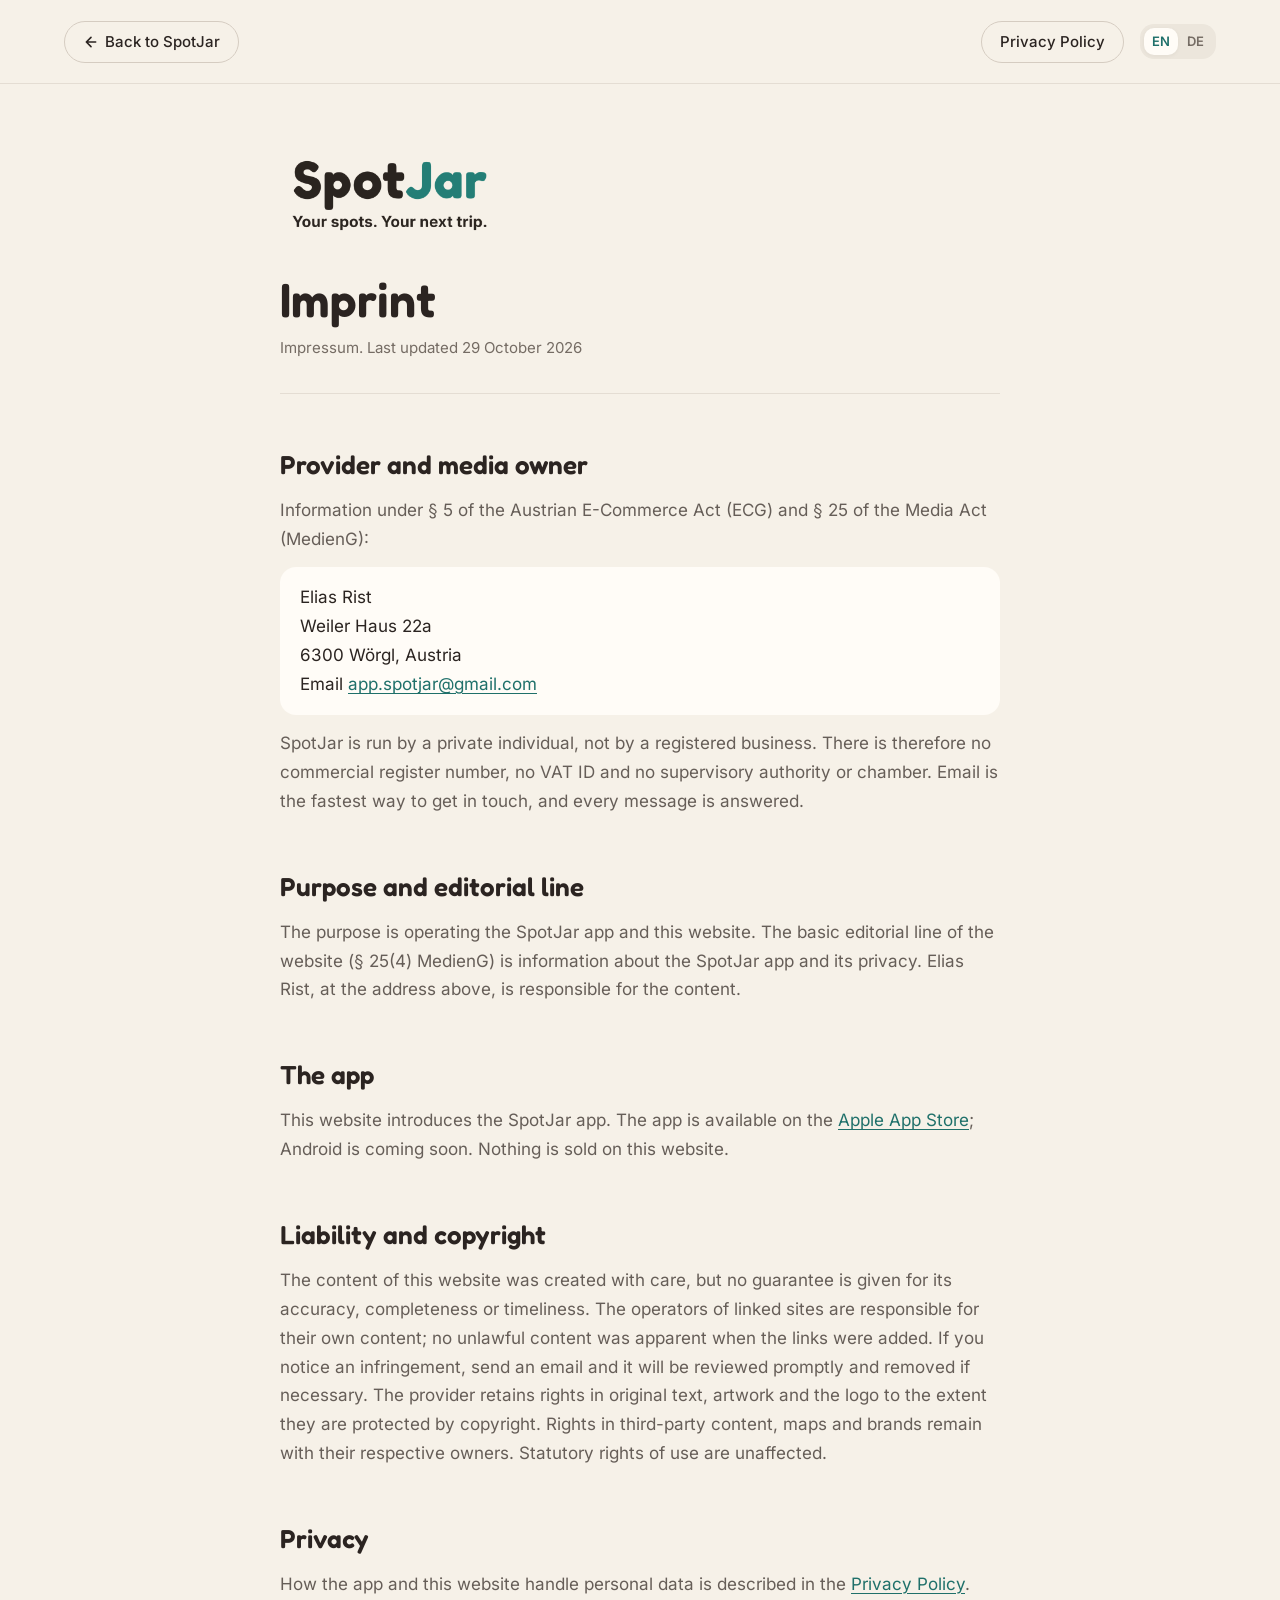
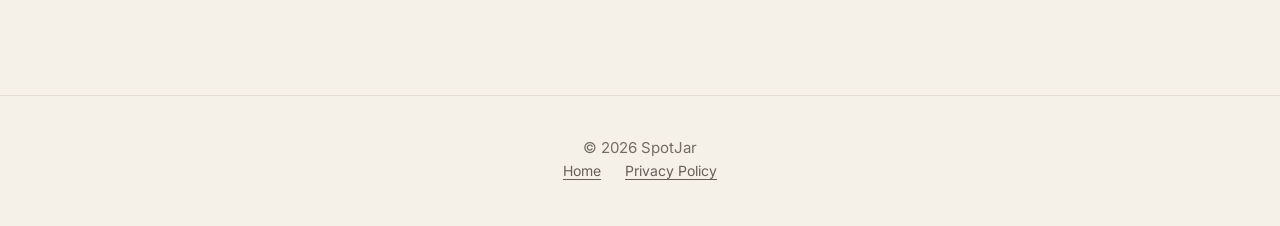
<file: imprint/index.html>
<!doctype html>
<html lang="en">
<head>
  <meta charset="utf-8">
  <meta name="viewport" content="width=device-width, initial-scale=1">
  <title>Imprint | SpotJar</title>
  <meta name="description" content="Imprint (Impressum) for SpotJar and spotjar.app with the name, address and contact details of the operator.">
  <link rel="canonical" href="https://spotjar.app/imprint/">
  <link rel="alternate" hreflang="en" href="https://spotjar.app/imprint/">
  <link rel="alternate" hreflang="de" href="https://spotjar.app/de/impressum/">
  <link rel="alternate" hreflang="x-default" href="https://spotjar.app/imprint/">
  <meta name="theme-color" content="#F6F1E8">

  <link rel="icon" href="../favicon.ico" sizes="any">
  <link rel="icon" href="../img/favicon-64.png" type="image/png">
  <link rel="apple-touch-icon" href="../apple-touch-icon.png">

  <link rel="preload" href="../fonts/inter-latin.woff2" as="font" type="font/woff2" crossorigin>
  <link rel="stylesheet" href="../css/base.css">
  <link rel="stylesheet" href="../css/policy.css">
  <script src="/js/lang.js"></script>
</head>
<body>
  <a class="skip-link" href="#main">Skip to content</a>

  <header class="site-header">
    <div class="container">
      <a class="pill" href="../">
        <svg width="16" height="16" viewBox="0 0 24 24" aria-hidden="true" fill="none" stroke="currentColor" stroke-width="2.4" stroke-linecap="round" stroke-linejoin="round"><path d="M19 12H5M12 19l-7-7 7-7"/></svg>
        Back to SpotJar
      </a>
      <div class="site-header__actions">
        <a class="pill" href="../policy/">Privacy Policy</a>
        <nav class="language-switch" aria-label="Language">
          <a href="./" lang="en" hreflang="en" aria-current="page">EN</a>
          <a href="../de/impressum/" lang="de" hreflang="de">DE</a>
        </nav>
      </div>
    </div>
  </header>

  <main id="main" class="policy">
    <div class="policy__head">
      <img src="../img/logo-light.webp" alt="SpotJar" width="746" height="326">
      <h1>Imprint</h1>
      <p class="policy__date">Impressum. Last updated <time datetime="2026-10-29">29 October 2026</time></p>
    </div>

    <section>
      <h2>Provider and media owner</h2>
      <p>Information under § 5 of the Austrian E-Commerce Act (ECG) and § 25 of the Media Act (MedienG):</p>
      <p class="address">
        Elias Rist<br>
        Weiler Haus 22a<br>
        6300 Wörgl, Austria<br>
        Email <a href="mailto:app.spotjar@gmail.com">app.spotjar@gmail.com</a>
      </p>
      <p>
        SpotJar is run by a private individual, not by a registered business. There is therefore
        no commercial register number, no VAT ID and no supervisory authority or chamber. Email
        is the fastest way to get in touch, and every message is answered.
      </p>
    </section>

    <section>
      <h2>Purpose and editorial line</h2>
      <p>
        The purpose is operating the SpotJar app and this website. The basic editorial line of the
        website (§ 25(4) MedienG) is information about the SpotJar app and its privacy.
        Elias Rist, at the address above, is responsible for the content.
      </p>
    </section>

    <section>
      <h2>The app</h2>
      <p>
        This website introduces the SpotJar app. The app is available on the
        <a href="https://apps.apple.com/at/app/spotjar/id6803794730?l=en-GB">Apple App Store</a>;
        Android is coming soon. Nothing is sold on this website.
      </p>
    </section>

    <section>
      <h2>Liability and copyright</h2>
      <p>
        The content of this website was created with care, but no guarantee is given for its
        accuracy, completeness or timeliness. The operators of linked sites are responsible for
        their own content; no unlawful content was apparent when the links were added. If you
        notice an infringement, send an email and it will be reviewed promptly and removed if
        necessary. The provider retains rights in original text, artwork and the logo to the
        extent they are protected by copyright. Rights in third-party content, maps and brands
        remain with their respective owners. Statutory rights of use are unaffected.
      </p>
    </section>

    <section>
      <h2>Privacy</h2>
      <p>
        How the app and this website handle personal data is described in the
        <a href="../policy/">Privacy Policy</a>.
      </p>
    </section>
  </main>

  <footer class="site-footer">
    <div class="container">
      <p>© 2026 SpotJar</p>
      <ul>
        <li><a href="../">Home</a></li>
        <li><a href="../policy/">Privacy Policy</a></li>
      </ul>
    </div>
  </footer>
</body>
</html>
</file>
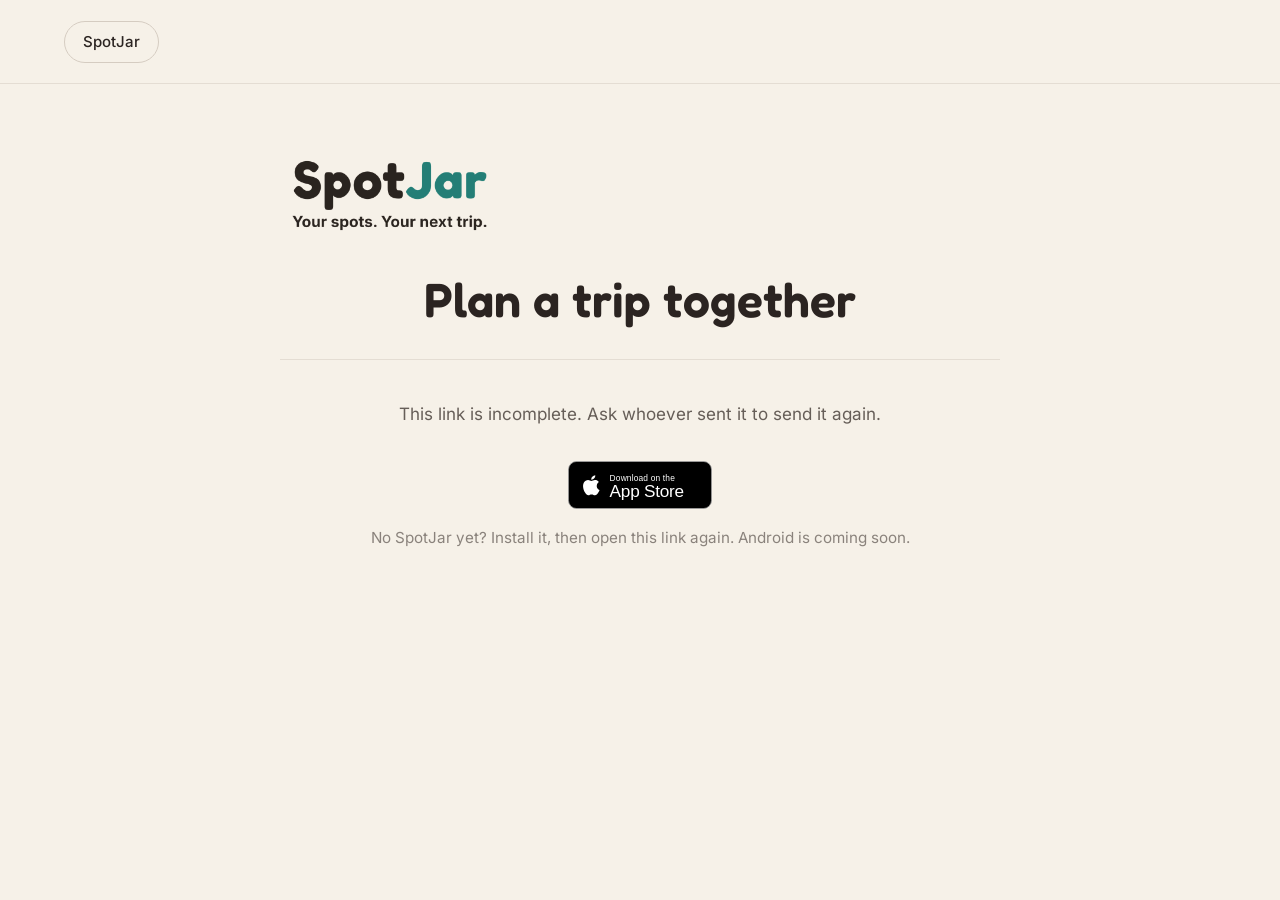
<file: j/index.html>
<!doctype html>
<html lang="en">
<head>
  <meta charset="utf-8">
  <meta name="viewport" content="width=device-width, initial-scale=1">
  <title>Plan a trip together | SpotJar</title>
  <meta name="description" content="Somebody invited you to plan a trip together in SpotJar.">
  <!-- An invite to somebody's group trip; nothing to index. -->
  <meta name="robots" content="noindex, nofollow">
  <meta name="referrer" content="no-referrer">
  <meta name="theme-color" content="#F6F1E8">

  <meta property="og:type" content="website">
  <meta property="og:site_name" content="SpotJar">
  <meta property="og:title" content="Plan a trip together">
  <meta property="og:description" content="Somebody invited you to plan a trip together. Open the link in SpotJar to join.">
  <meta property="og:image" content="https://spotjar.app/img/icon-512.png">

  <link rel="icon" href="../favicon.ico" sizes="any">
  <link rel="icon" href="../img/favicon-64.png" type="image/png">
  <link rel="apple-touch-icon" href="../apple-touch-icon.png">

  <link rel="preload" href="../fonts/inter-latin.woff2" as="font" type="font/woff2" crossorigin>
  <link rel="stylesheet" href="../css/base.css">
  <link rel="stylesheet" href="../css/policy.css">
  <style>
    .trip-link { text-align: center; }
    .trip-link__actions { display: flex; flex-direction: column; align-items: center; gap: 1rem; margin-top: 2rem; }
    .trip-link__open { display: inline-block; padding: 0.9rem 1.6rem; border-radius: 11px; background: #247E76; color: #FDF8F2; font-weight: 600; text-decoration: none; }
    .trip-link__badge img { height: 48px; width: auto; }
    .trip-link__note { opacity: 0.75; font-size: 0.95rem; }
  </style>
</head>
<body>
  <!--
    The page behind every group trip invite, https://spotjar.app/j/#<code>.

    With SpotJar installed the link opens the app directly (universal links
    on iOS, verified app links on Android, see /.well-known/) and this page
    is never shown. Without it, or when the system did not hand the link to
    the app, it offers the app and a button that opens it by its own scheme.

    The invite code is in the fragment (#…), which browsers never send:
    GitHub Pages, which serves this file, never learns which trip was
    opened. This page reads no trip data either. The code is the same one
    the app shows, so it is also offered to type in by hand.
  -->
  <header class="site-header">
    <div class="container">
      <a class="pill" href="../">SpotJar</a>
    </div>
  </header>

  <main id="main" class="policy trip-link">
    <div class="policy__head">
      <img src="../img/logo-light.webp" alt="SpotJar" width="746" height="326">
      <h1 data-en="Plan a trip together" data-de="Plant den Trip gemeinsam">Plan a trip together</h1>
    </div>

    <p id="intro"
       data-en="Somebody invited you to plan a trip with them. Open the invite in SpotJar and join – you then see and edit the same days and spots."
       data-de="Jemand hat dich eingeladen, einen Trip gemeinsam zu planen. Öffne die Einladung in SpotJar und tritt bei – dann seht und bearbeitet ihr dieselben Tage und Spots.">
      Somebody invited you to plan a trip with them. Open the invite in SpotJar and join – you then see and edit the same days and spots.
    </p>

    <div class="trip-link__actions">
      <a id="open" class="trip-link__open" href="#"
         data-en="Open in SpotJar" data-de="In SpotJar öffnen">Open in SpotJar</a>
      <a class="trip-link__badge" href="https://apps.apple.com/at/app/spotjar/id6803794730">
        <img src="../images/badges/app-store.svg" alt="Download on the App Store">
      </a>
      <p class="trip-link__note"
         data-en="No SpotJar yet? Install it, then open this link again. Android is coming soon."
         data-de="Noch kein SpotJar? Installiere die App und öffne diesen Link danach noch einmal. Android folgt bald.">
        No SpotJar yet? Install it, then open this link again. Android is coming soon.
      </p>
      <p class="trip-link__note" id="code-note" hidden>
        <span data-en="Or in SpotJar, open Trips, tap “Join trip” and enter this code:"
              data-de="Oder öffne in SpotJar „Trips“, tippe auf „Trip beitreten“ und gib diesen Code ein:">Or in SpotJar, open Trips, tap “Join trip” and enter this code:</span>
        <strong id="code"></strong>
      </p>
    </div>
  </main>

  <script>
    (function () {
      var german = (navigator.language || '').toLowerCase().indexOf('de') === 0;
      if (german) {
        document.documentElement.lang = 'de';
        document.title = 'Plant den Trip gemeinsam | SpotJar';
        document.querySelectorAll('[data-de]').forEach(function (element) {
          element.textContent = element.getAttribute('data-de');
        });
      }

      var code = window.location.hash.replace(/^#/, '').toUpperCase();
      var open = document.getElementById('open');
      if (/^[A-HJKMNP-Z2-9]{4}-?[A-HJKMNP-Z2-9]{4}$/.test(code)) {
        open.href = 'spotjar://j/' + code;
        document.getElementById('code').textContent = code;
        document.getElementById('code-note').hidden = false;
      } else {
        open.remove();
        var intro = document.getElementById('intro');
        intro.textContent = german
          ? 'Dieser Link ist unvollständig. Bitte die Person, ihn noch einmal zu schicken.'
          : 'This link is incomplete. Ask whoever sent it to send it again.';
      }
    })();
  </script>
</body>
</html>
</file>
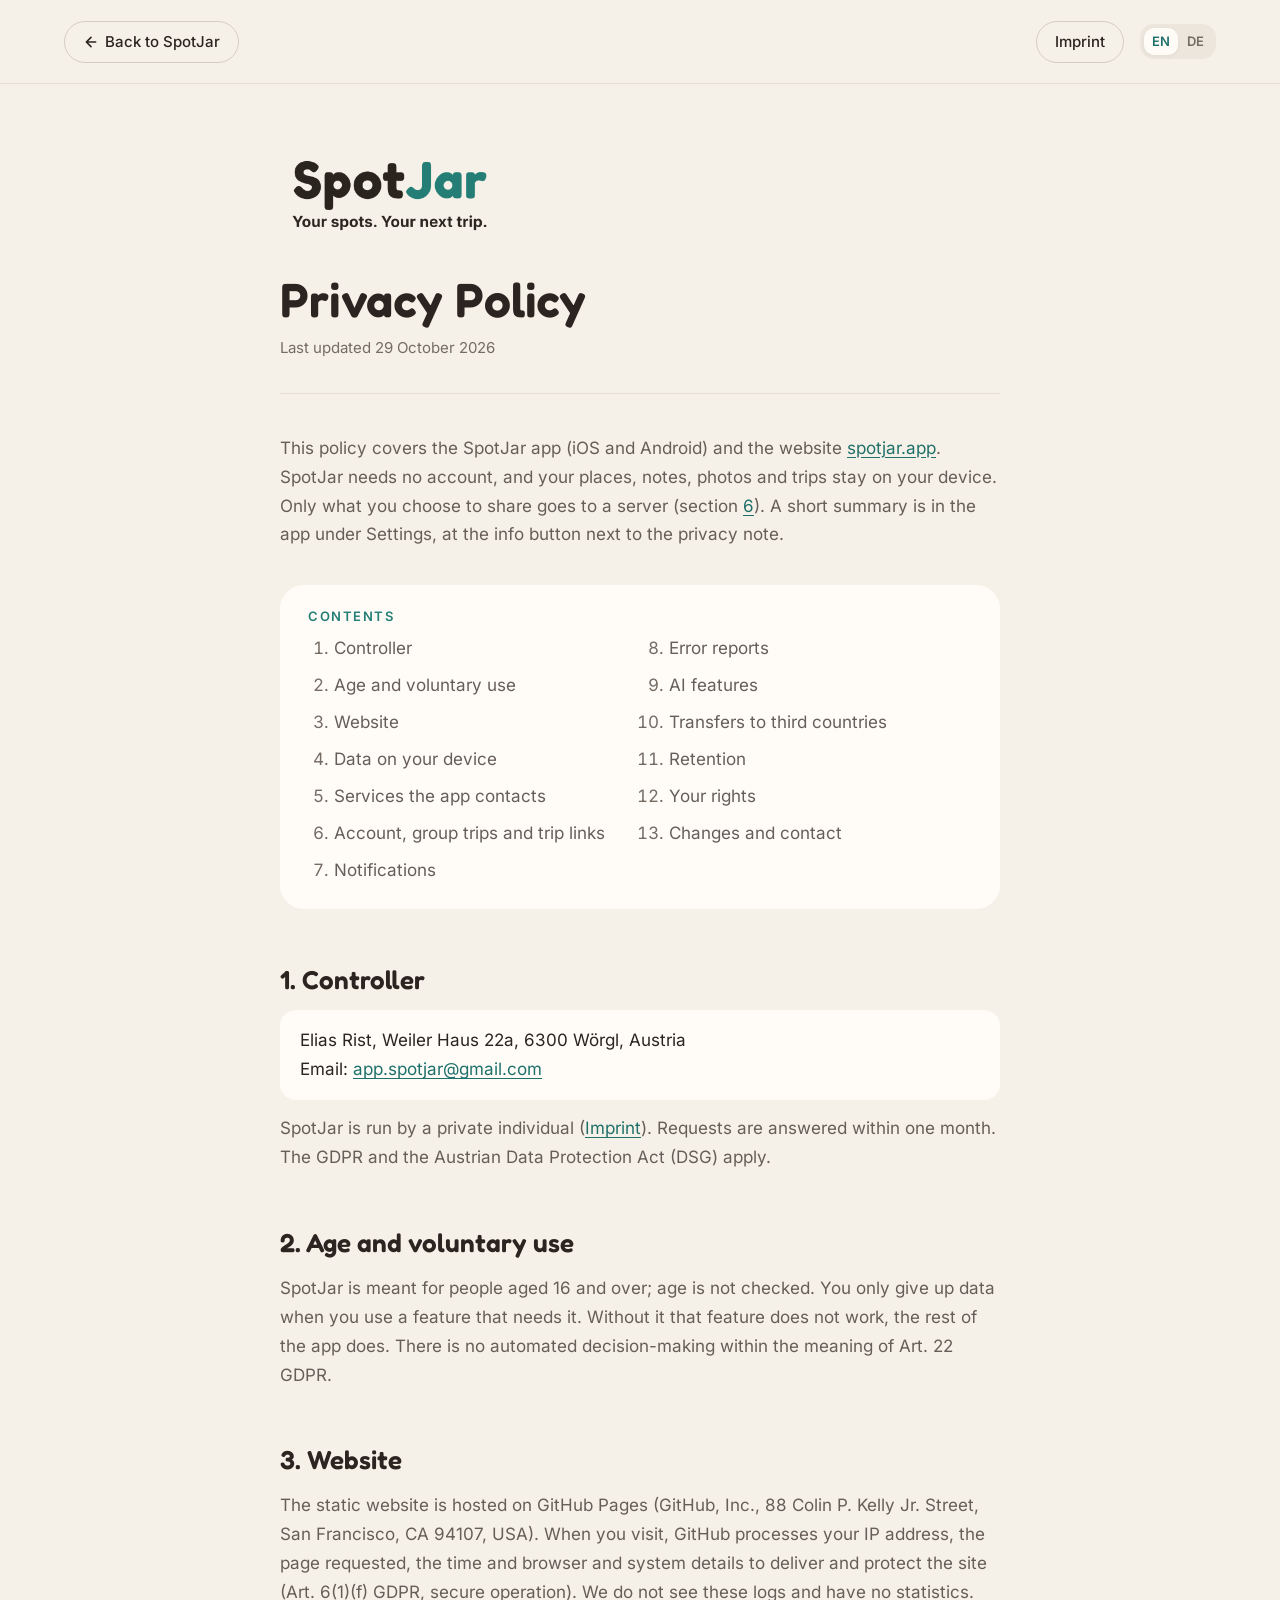
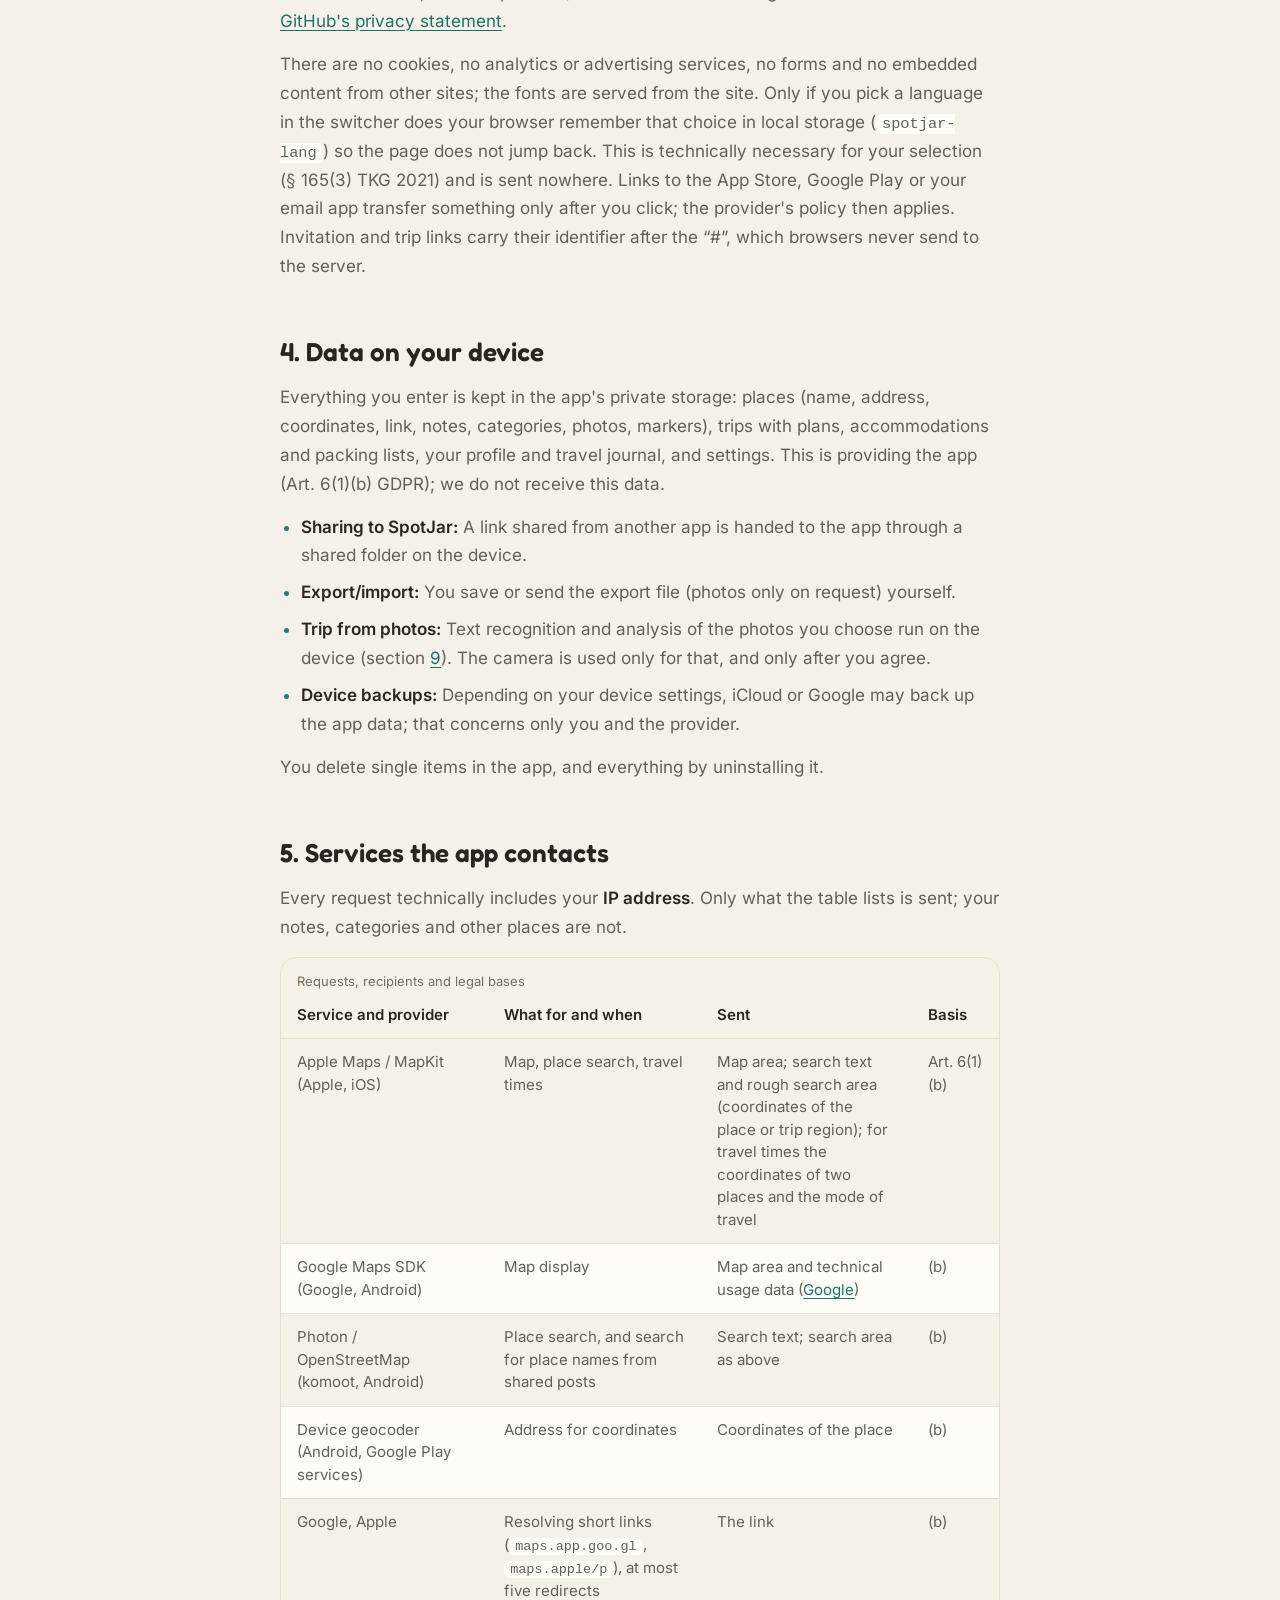
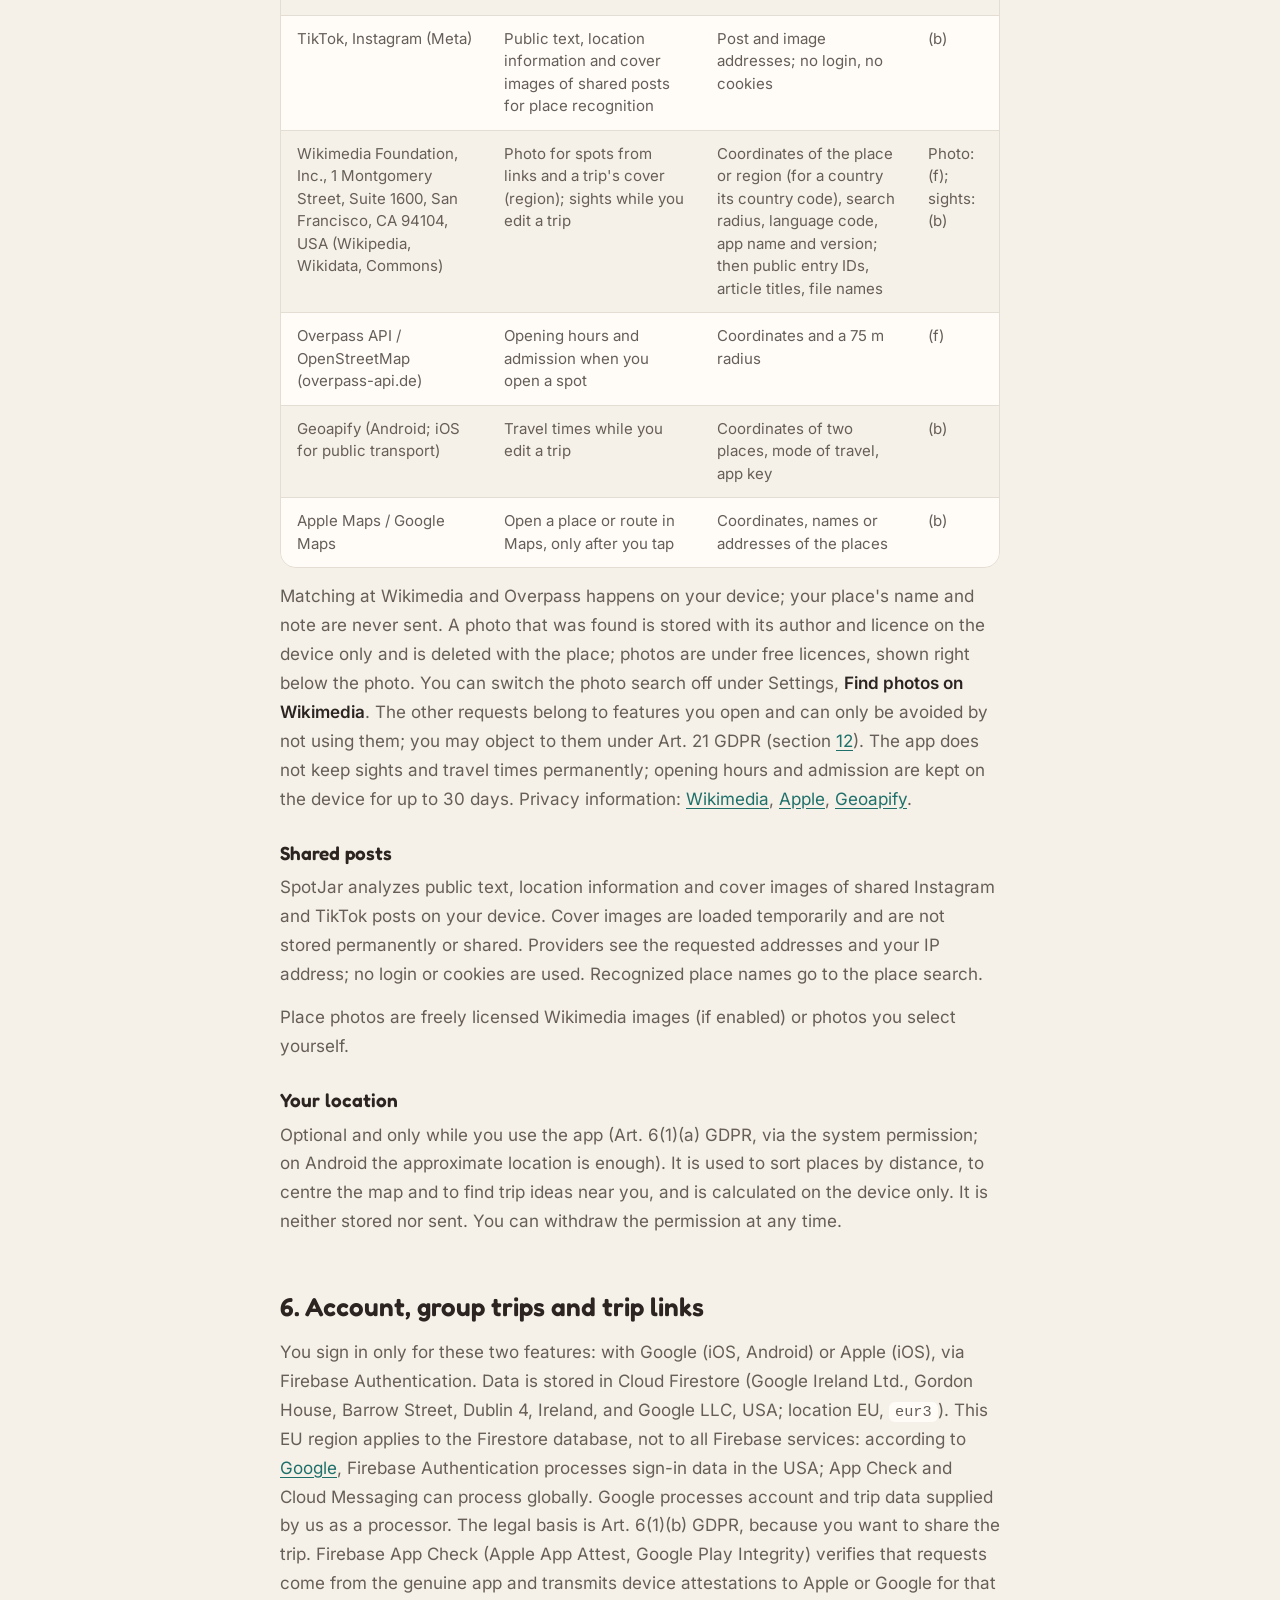
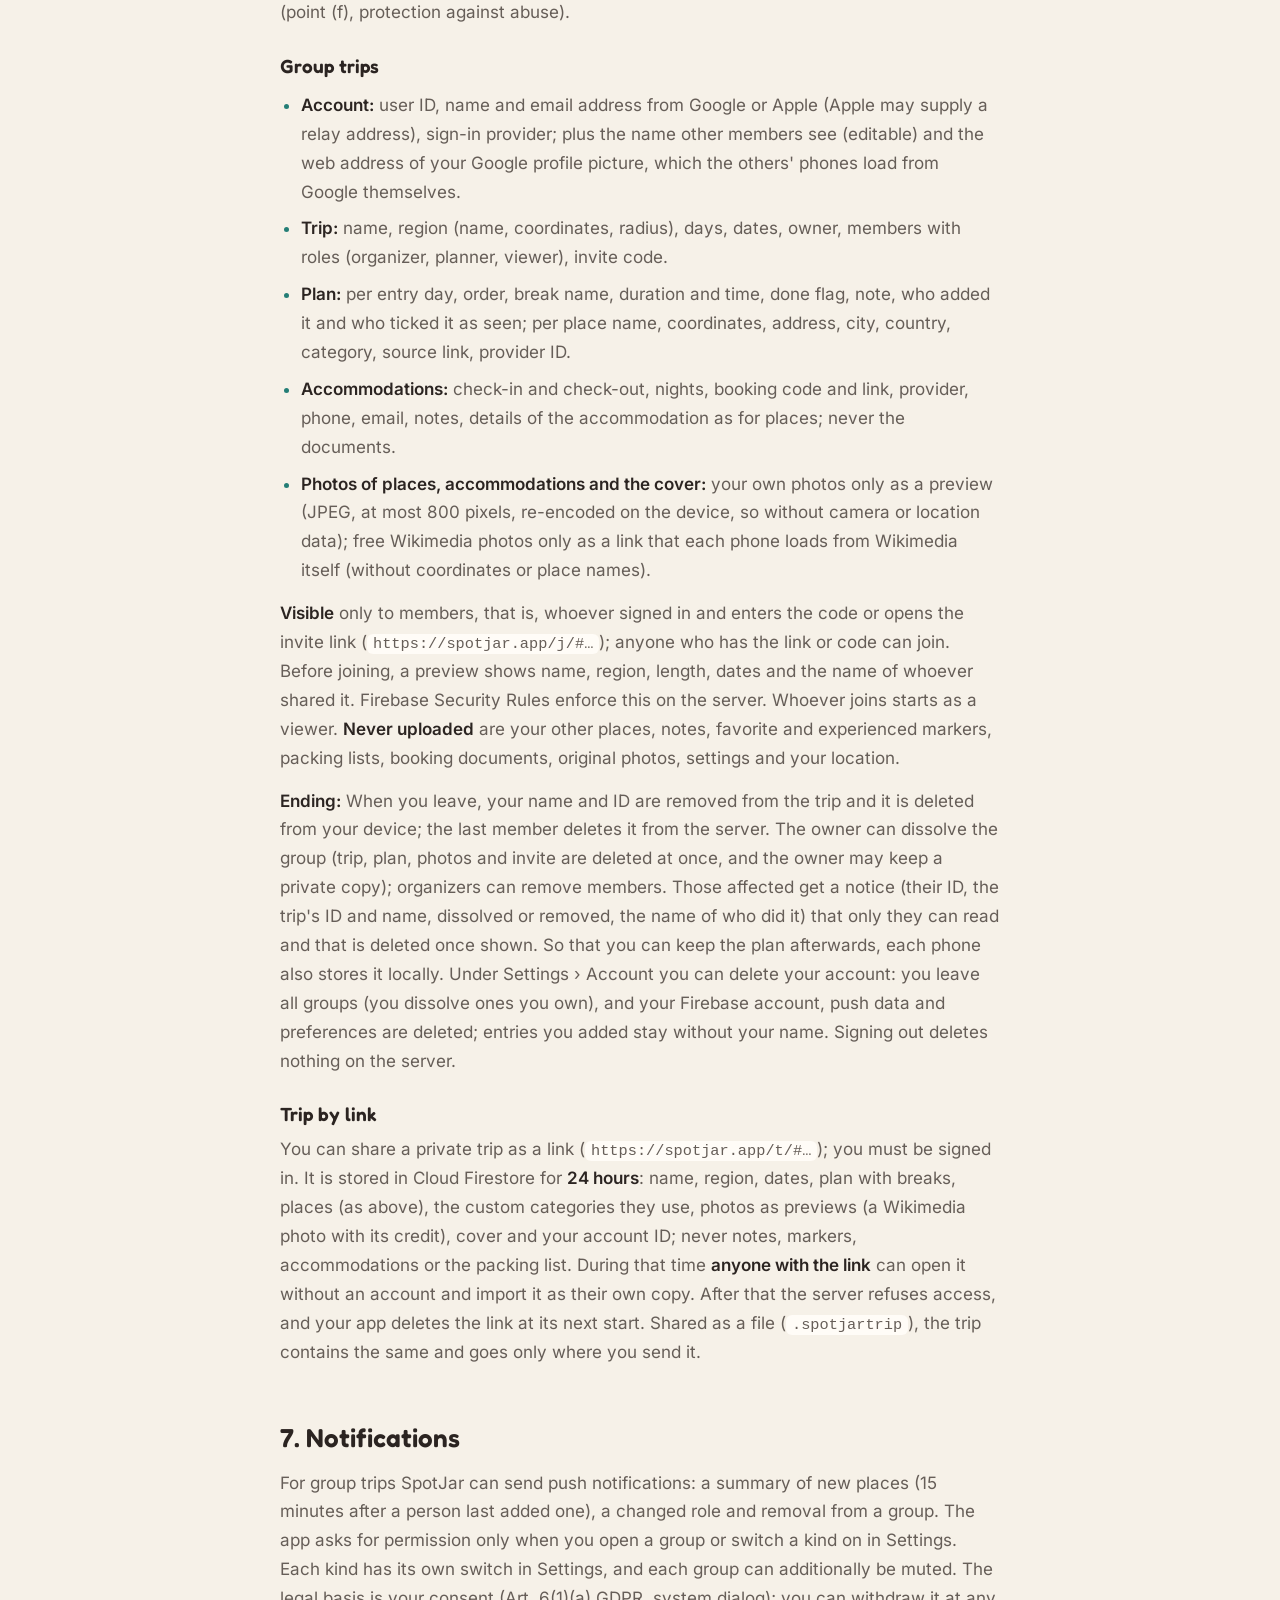
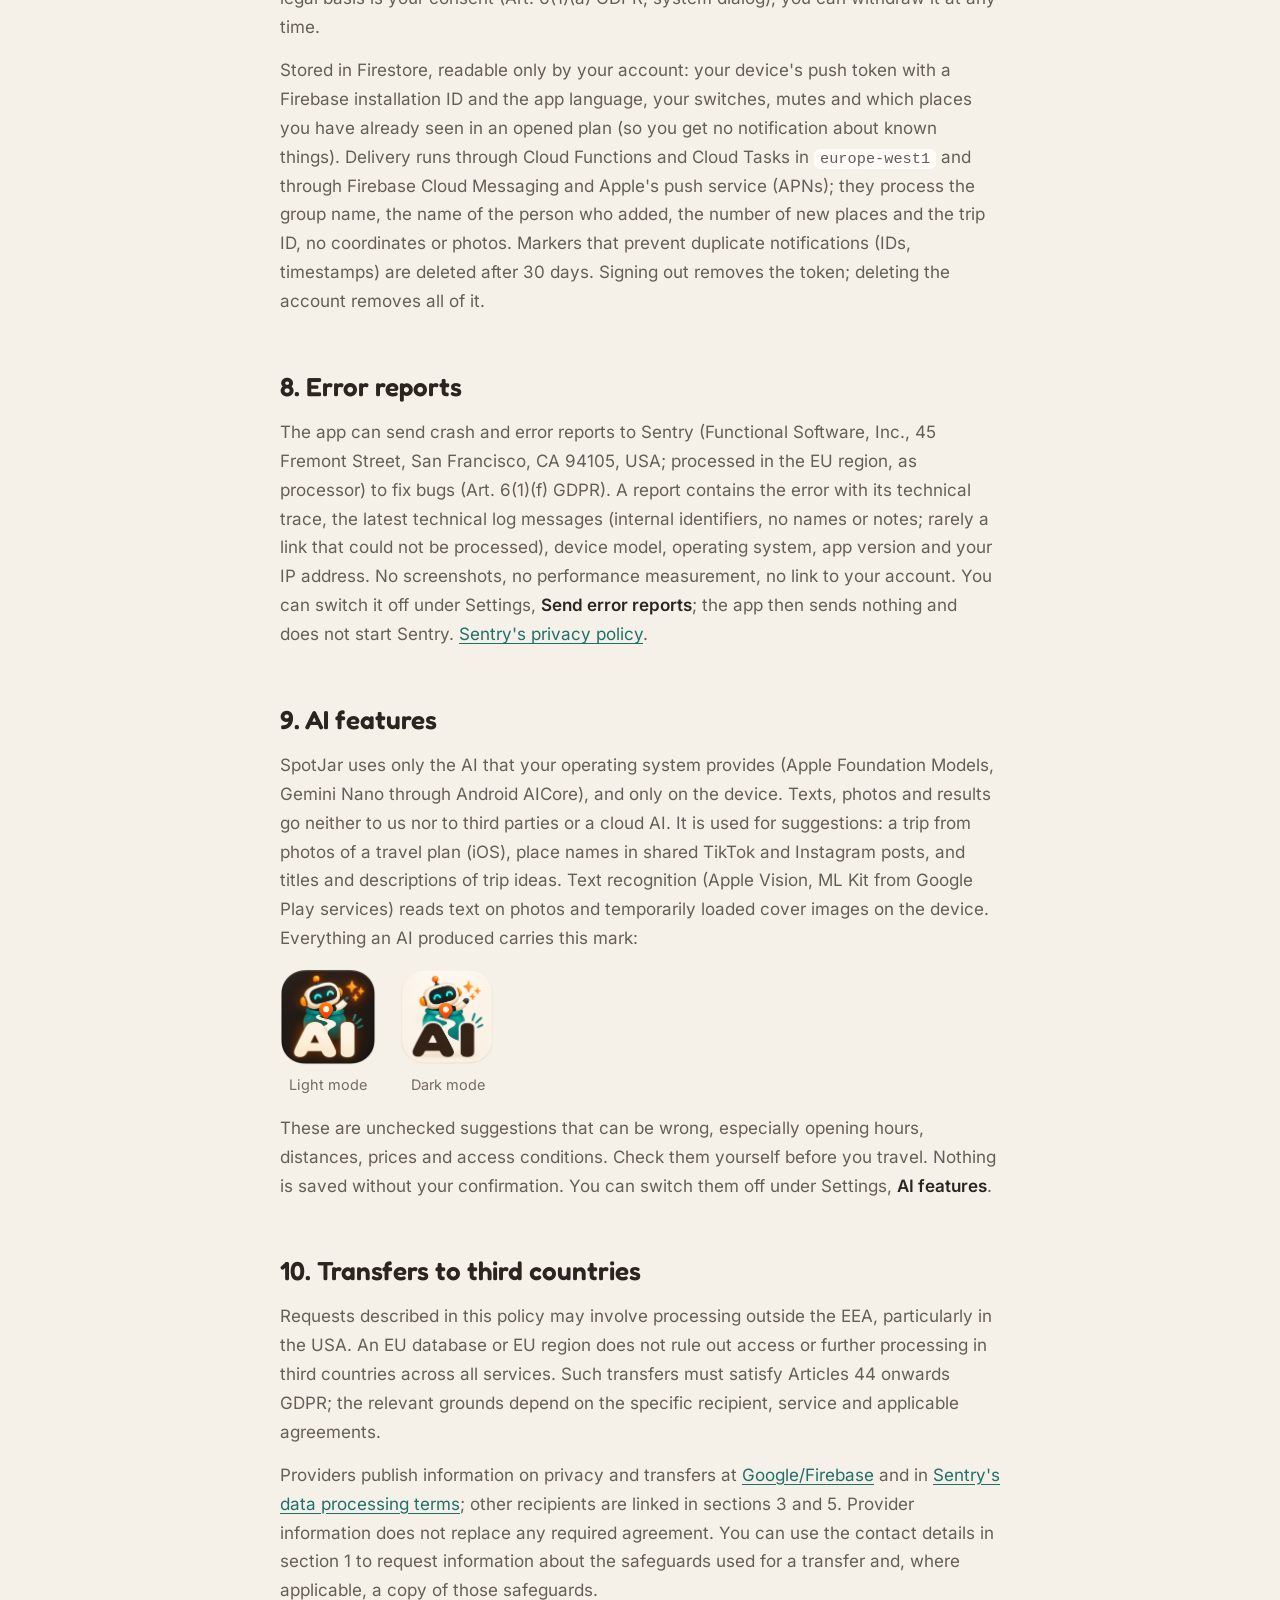
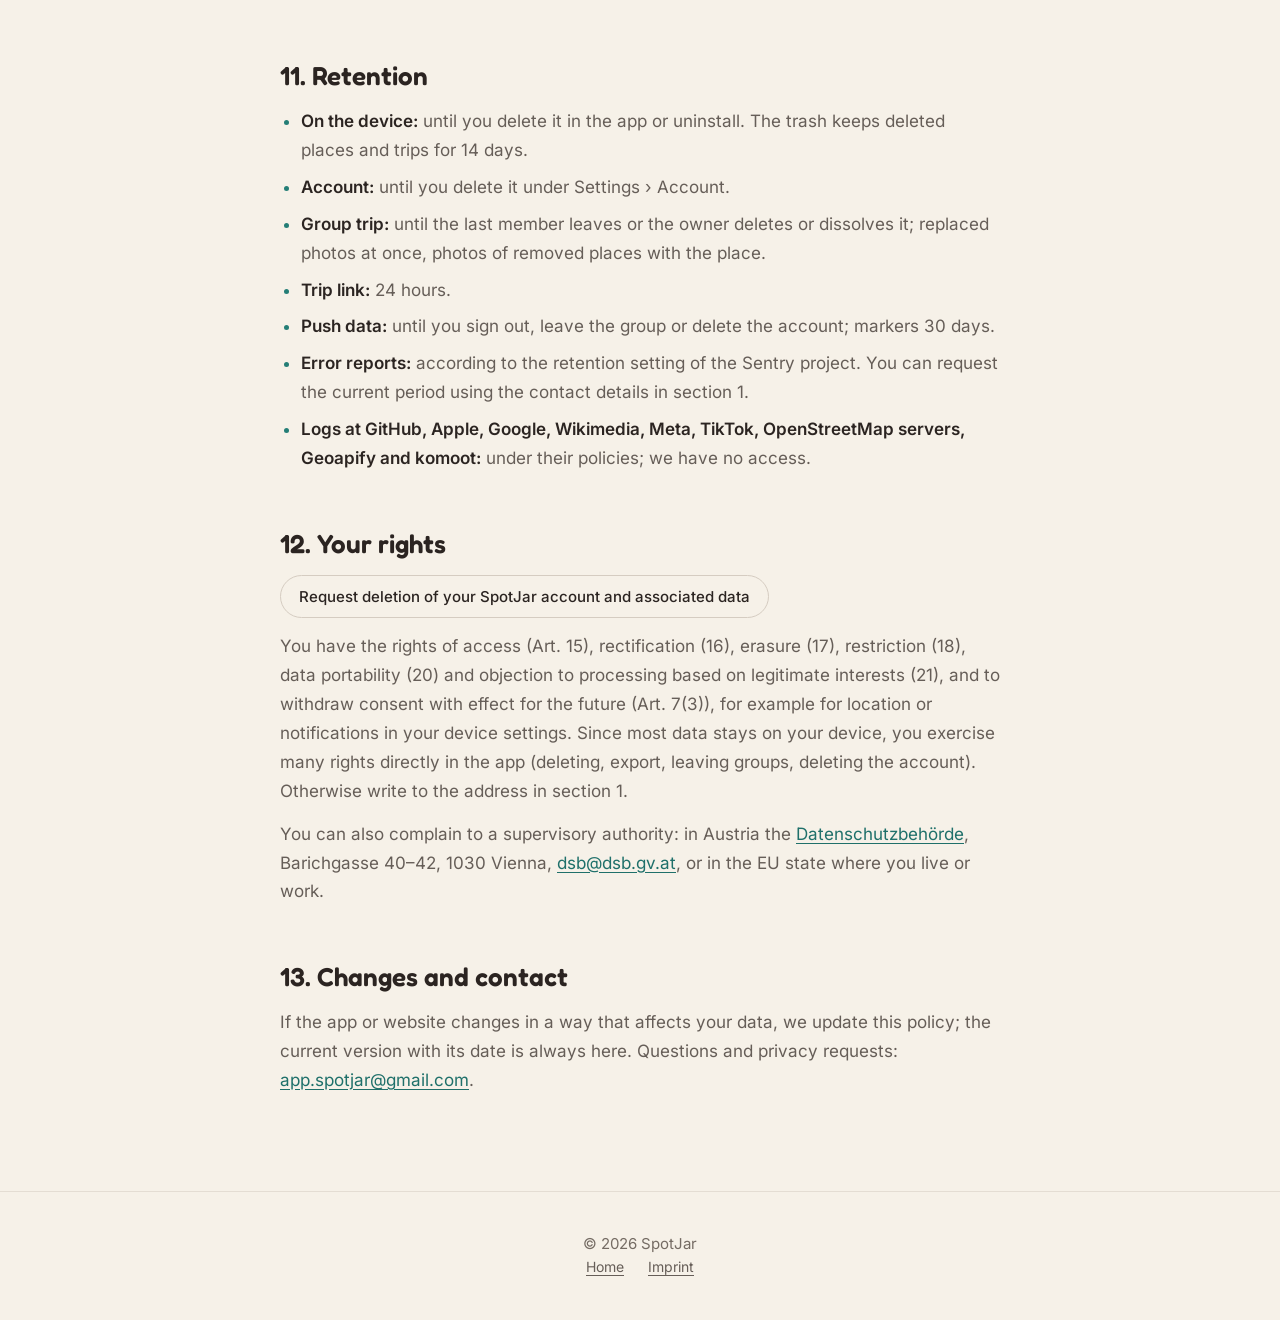
<file: policy/index.html>
<!doctype html>
<html lang="en">
<head>
  <meta charset="utf-8">
  <meta name="viewport" content="width=device-width, initial-scale=1">
  <title>Privacy Policy | SpotJar</title>
  <meta name="description" content="How the SpotJar app and spotjar.app handle personal data: local app data, map, place and photo services, group trips, account and notifications, error reports, AI and your rights.">
  <link rel="canonical" href="https://spotjar.app/policy/">
  <link rel="alternate" hreflang="en" href="https://spotjar.app/policy/">
  <link rel="alternate" hreflang="de" href="https://spotjar.app/de/datenschutz/">
  <link rel="alternate" hreflang="x-default" href="https://spotjar.app/policy/">
  <meta name="theme-color" content="#F6F1E8">

  <link rel="icon" href="../favicon.ico" sizes="any">
  <link rel="icon" href="../img/favicon-64.png" type="image/png">
  <link rel="apple-touch-icon" href="../apple-touch-icon.png">

  <link rel="preload" href="../fonts/inter-latin.woff2" as="font" type="font/woff2" crossorigin>
  <link rel="stylesheet" href="../css/base.css">
  <link rel="stylesheet" href="../css/policy.css">
  <script src="/js/lang.js"></script>
</head>
<body>
  <a class="skip-link" href="#main">Skip to content</a>

  <header class="site-header">
    <div class="container">
      <a class="pill" href="../">
        <svg width="16" height="16" viewBox="0 0 24 24" aria-hidden="true" fill="none" stroke="currentColor" stroke-width="2.4" stroke-linecap="round" stroke-linejoin="round"><path d="M19 12H5M12 19l-7-7 7-7"/></svg>
        Back to SpotJar
      </a>
      <div class="site-header__actions">
        <a class="pill" href="../imprint/">Imprint</a>
        <nav class="language-switch" aria-label="Language">
          <a href="./" lang="en" hreflang="en" aria-current="page">EN</a>
          <a href="../de/datenschutz/" lang="de" hreflang="de">DE</a>
        </nav>
      </div>
    </div>
  </header>

  <main id="main" class="policy">
    <div class="policy__head">
      <img src="../img/logo-light.webp" alt="SpotJar" width="746" height="326">
      <h1>Privacy Policy</h1>
      <p class="policy__date">Last updated <time datetime="2026-10-29">29 October 2026</time></p>
    </div>

    <p>
      This policy covers the SpotJar app (iOS and Android) and the website
      <a href="https://spotjar.app/">spotjar.app</a>. SpotJar needs no account, and your places,
      notes, photos and trips stay on your device. Only what you choose to share goes to a
      server (section <a href="#group-trips">6</a>). A short summary is in the app under
      Settings, at the info button next to the privacy note.
    </p>

    <nav class="toc" aria-labelledby="toc-title">
      <h2 id="toc-title">Contents</h2>
      <ol>
        <li><a href="#controller">Controller</a></li>
        <li><a href="#audience">Age and voluntary use</a></li>
        <li><a href="#website">Website</a></li>
        <li><a href="#device">Data on your device</a></li>
        <li><a href="#services">Services the app contacts</a></li>
        <li><a href="#group-trips">Account, group trips and trip links</a></li>
        <li><a href="#push">Notifications</a></li>
        <li><a href="#crash">Error reports</a></li>
        <li><a href="#ai">AI features</a></li>
        <li><a href="#transfers">Transfers to third countries</a></li>
        <li><a href="#retention">Retention</a></li>
        <li><a href="#rights">Your rights</a></li>
        <li><a href="#changes">Changes and contact</a></li>
      </ol>
    </nav>

    <section id="controller">
      <h2>1. Controller</h2>
      <p class="address">
        Elias Rist, Weiler Haus 22a, 6300 Wörgl, Austria<br>
        Email: <a href="mailto:app.spotjar@gmail.com">app.spotjar@gmail.com</a>
      </p>
      <p>
        SpotJar is run by a private individual (<a href="../imprint/">Imprint</a>). Requests are
        answered within one month. The GDPR and the Austrian Data Protection Act (DSG) apply.
      </p>
    </section>

    <section id="audience">
      <h2>2. Age and voluntary use</h2>
      <p>
        SpotJar is meant for people aged 16 and over; age is not checked. You only give up data
        when you use a feature that needs it. Without it that feature does not work, the rest of
        the app does. There is no automated decision-making within the meaning of Art. 22 GDPR.
      </p>
    </section>

    <section id="website">
      <h2>3. Website</h2>
      <p>
        The static website is hosted on GitHub Pages (GitHub, Inc., 88 Colin P. Kelly Jr. Street,
        San Francisco, CA 94107, USA). When you visit, GitHub processes your IP address, the page
        requested, the time and browser and system details to deliver and protect the site
        (Art. 6(1)(f) GDPR, secure operation). We do not see these logs and have no statistics.
        <a href="https://docs.github.com/en/site-policy/privacy-policies/github-general-privacy-statement">GitHub's privacy statement</a>.
      </p>
      <p>
        There are no cookies, no analytics or advertising services, no forms and no embedded
        content from other sites; the fonts are served from the site. Only if you pick a language
        in the switcher does your browser remember that choice in local storage
        (<code>spotjar-lang</code>) so the page does not jump back. This is technically necessary
        for your selection (§ 165(3) TKG 2021) and is sent nowhere. Links to the App Store,
        Google Play or your email app transfer something only after you click; the provider's
        policy then applies. Invitation and trip links carry their identifier after the “#”,
        which browsers never send to the server.
      </p>
    </section>

    <section id="device">
      <h2>4. Data on your device</h2>
      <p>
        Everything you enter is kept in the app's private storage: places (name, address,
        coordinates, link, notes, categories, photos, markers), trips with plans, accommodations
        and packing lists, your profile and travel journal, and settings. This is providing the
        app (Art. 6(1)(b) GDPR); we do not receive this data.
      </p>
      <ul>
        <li><strong>Sharing to SpotJar:</strong> A link shared from another app is handed to the app through a shared folder on the device.</li>
        <li><strong>Export/import:</strong> You save or send the export file (photos only on request) yourself.</li>
        <li><strong>Trip from photos:</strong> Text recognition and analysis of the photos you choose run on the device (section <a href="#ai">9</a>). The camera is used only for that, and only after you agree.</li>
        <li><strong>Device backups:</strong> Depending on your device settings, iCloud or Google may back up the app data; that concerns only you and the provider.</li>
      </ul>
      <p>You delete single items in the app, and everything by uninstalling it.</p>
    </section>

    <section id="services">
      <h2>5. Services the app contacts</h2>
      <p>
        Every request technically includes your <strong>IP address</strong>. Only what the table
        lists is sent; your notes, categories and other places are not.
      </p>
      <div class="table-wrap" tabindex="0" role="region" aria-labelledby="services-caption">
        <table>
          <caption id="services-caption">Requests, recipients and legal bases</caption>
          <thead><tr><th scope="col">Service and provider</th><th scope="col">What for and when</th><th scope="col">Sent</th><th scope="col">Basis</th></tr></thead>
          <tbody>
            <tr><td>Apple Maps / MapKit (Apple, iOS)</td><td>Map, place search, travel times</td><td>Map area; search text and rough search area (coordinates of the place or trip region); for travel times the coordinates of two places and the mode of travel</td><td>Art. 6(1)(b)</td></tr>
            <tr><td>Google Maps SDK (Google, Android)</td><td>Map display</td><td>Map area and technical usage data (<a href="https://policies.google.com/privacy?hl=en">Google</a>)</td><td>(b)</td></tr>
            <tr><td>Photon / OpenStreetMap (komoot, Android)</td><td>Place search, and search for place names from shared posts</td><td>Search text; search area as above</td><td>(b)</td></tr>
            <tr><td>Device geocoder (Android, Google Play services)</td><td>Address for coordinates</td><td>Coordinates of the place</td><td>(b)</td></tr>
            <tr><td>Google, Apple</td><td>Resolving short links (<code>maps.app.goo.gl</code>, <code>maps.apple/p</code>), at most five redirects</td><td>The link</td><td>(b)</td></tr>
            <tr><td>TikTok, Instagram (Meta)</td><td>Public text, location information and cover images of shared posts for place recognition</td><td>Post and image addresses; no login, no cookies</td><td>(b)</td></tr>
            <tr><td>Wikimedia Foundation, Inc., 1 Montgomery Street, Suite 1600, San Francisco, CA 94104, USA (Wikipedia, Wikidata, Commons)</td><td>Photo for spots from links and a trip's cover (region); sights while you edit a trip</td><td>Coordinates of the place or region (for a country its country code), search radius, language code, app name and version; then public entry IDs, article titles, file names</td><td>Photo: (f); sights: (b)</td></tr>
            <tr><td>Overpass API / OpenStreetMap (overpass-api.de)</td><td>Opening hours and admission when you open a spot</td><td>Coordinates and a 75 m radius</td><td>(f)</td></tr>
            <tr><td>Geoapify (Android; iOS for public transport)</td><td>Travel times while you edit a trip</td><td>Coordinates of two places, mode of travel, app key</td><td>(b)</td></tr>
            <tr><td>Apple Maps / Google Maps</td><td>Open a place or route in Maps, only after you tap</td><td>Coordinates, names or addresses of the places</td><td>(b)</td></tr>
          </tbody>
        </table>
      </div>
      <p>
        Matching at Wikimedia and Overpass happens on your device; your place's name and note are
        never sent. A photo that was found is stored with its author and licence on the device
        only and is deleted with the place; photos are under free licences, shown right below the
        photo. You can switch the photo search off under Settings,
        <strong>Find photos on Wikimedia</strong>. The other requests belong to features you
        open and can only be avoided by not using them; you may object to them under Art. 21 GDPR
        (section <a href="#rights">12</a>). The app does not keep sights and travel times
        permanently; opening hours and admission are kept on the device for up to 30 days.
        Privacy information:
        <a href="https://foundation.wikimedia.org/wiki/Policy:Privacy_policy">Wikimedia</a>,
        <a href="https://www.apple.com/legal/privacy/en-ww/">Apple</a>,
        <a href="https://www.geoapify.com/privacy-policy/">Geoapify</a>.
      </p>
      <h3>Shared posts</h3>
      <p>
        SpotJar analyzes public text, location information and cover images of shared
        Instagram and TikTok posts on your device. Cover images are loaded temporarily
        and are not stored permanently or shared. Providers see the requested addresses
        and your IP address; no login or cookies are used. Recognized place names go
        to the place search.
      </p>
      <p>
        Place photos are freely licensed Wikimedia images (if enabled) or photos you select
        yourself.
      </p>
      <h3>Your location</h3>
      <p>
        Optional and only while you use the app (Art. 6(1)(a) GDPR, via the system permission; on
        Android the approximate location is enough). It is used to sort places by distance, to
        centre the map and to find trip ideas near you, and is calculated on the device only. It
        is neither stored nor sent. You can withdraw the permission at any time.
      </p>
    </section>

    <section id="group-trips">
      <h2>6. Account, group trips and trip links</h2>
      <p>
        You sign in only for these two features: with Google (iOS, Android) or Apple (iOS), via
        Firebase Authentication. Data is stored in Cloud Firestore (Google Ireland Ltd., Gordon
        House, Barrow Street, Dublin 4, Ireland, and Google LLC, USA; location EU,
        <code>eur3</code>). This EU region applies to the Firestore database, not to all
        Firebase services: according to
        <a href="https://firebase.google.com/support/privacy">Google</a>, Firebase Authentication
        processes sign-in data in the USA; App Check and Cloud Messaging can process globally.
        Google processes account and trip data supplied by us as a processor. The legal basis is Art. 6(1)(b) GDPR, because
        you want to share the trip. Firebase App Check (Apple App Attest, Google Play Integrity)
        verifies that requests come from the genuine app and transmits device attestations to
        Apple or Google for that (point (f), protection against abuse).
      </p>
      <h3>Group trips</h3>
      <ul>
        <li><strong>Account:</strong> user ID, name and email address from Google or Apple (Apple may supply a relay address), sign-in provider; plus the name other members see (editable) and the web address of your Google profile picture, which the others' phones load from Google themselves.</li>
        <li><strong>Trip:</strong> name, region (name, coordinates, radius), days, dates, owner, members with roles (organizer, planner, viewer), invite code.</li>
        <li><strong>Plan:</strong> per entry day, order, break name, duration and time, done flag, note, who added it and who ticked it as seen; per place name, coordinates, address, city, country, category, source link, provider ID.</li>
        <li><strong>Accommodations:</strong> check-in and check-out, nights, booking code and link, provider, phone, email, notes, details of the accommodation as for places; never the documents.</li>
        <li><strong>Photos of places, accommodations and the cover:</strong> your own photos only as a preview (JPEG, at most 800 pixels, re-encoded on the device, so without camera or location data); free Wikimedia photos only as a link that each phone loads from Wikimedia itself (without coordinates or place names).</li>
      </ul>
      <p>
        <strong>Visible</strong> only to members, that is, whoever signed in and enters the code or
        opens the invite link (<code>https://spotjar.app/j/#…</code>); anyone who has the link or
        code can join. Before joining, a preview shows name, region, length, dates and the name of
        whoever shared it. Firebase Security Rules enforce this on the server. Whoever joins
        starts as a viewer. <strong>Never uploaded</strong> are your other places, notes,
        favorite and experienced markers, packing lists, booking documents, original photos,
        settings and your location.
      </p>
      <p>
        <strong>Ending:</strong> When you leave, your name and ID are removed from the trip and
        it is deleted from your device; the last member deletes it from the server. The owner
        can dissolve the group (trip, plan, photos and invite are deleted at once, and the owner
        may keep a private copy); organizers can remove members. Those affected get a notice
        (their ID, the trip's ID and name, dissolved or removed, the name of who did it) that only
        they can read and that is deleted once shown. So that you can keep the plan afterwards,
        each phone also stores it locally. Under Settings › Account you can delete your account:
        you leave all groups (you dissolve ones you own), and your Firebase account, push data
        and preferences are deleted; entries you added stay without your name. Signing out
        deletes nothing on the server.
      </p>
      <h3>Trip by link</h3>
      <p>
        You can share a private trip as a link (<code>https://spotjar.app/t/#…</code>); you must
        be signed in. It is stored in Cloud Firestore for <strong>24 hours</strong>: name, region,
        dates, plan with breaks, places (as above), the custom categories they use, photos as
        previews (a Wikimedia photo with its credit), cover and your account ID; never notes,
        markers, accommodations or the packing list. During that time <strong>anyone with the
        link</strong> can open it without an account and import it as their own copy. After that
        the server refuses access, and your app deletes the link at its next start. Shared as a
        file (<code>.spotjartrip</code>), the trip contains the same and goes only where you send
        it.
      </p>
    </section>

    <section id="push">
      <h2>7. Notifications</h2>
      <p>
        For group trips SpotJar can send push notifications: a summary of new places (15 minutes
        after a person last added one), a changed role and removal from a group. The app asks for
        permission only when you open a group or switch a kind on in Settings. Each kind has its
        own switch in Settings, and each group can additionally be muted. The legal basis is your
        consent (Art. 6(1)(a) GDPR, system dialog); you can withdraw it at any time.
      </p>
      <p>
        Stored in Firestore, readable only by your account: your device's push token with a
        Firebase installation ID and the app language, your switches, mutes and which places you
        have already seen in an opened plan (so you get no notification about known things).
        Delivery runs through Cloud Functions and Cloud Tasks in <code>europe-west1</code> and
        through Firebase Cloud Messaging and Apple's push service (APNs); they process the group
        name, the name of the person who added, the number of new places and the trip ID, no
        coordinates or photos. Markers that prevent duplicate notifications (IDs, timestamps) are
        deleted after 30 days. Signing out removes the token; deleting the account removes all of
        it.
      </p>
    </section>

    <section id="crash">
      <h2>8. Error reports</h2>
      <p>
        The app can send crash and error reports to Sentry (Functional Software, Inc., 45 Fremont
        Street, San Francisco, CA 94105, USA; processed in the EU region, as processor) to fix
        bugs (Art. 6(1)(f) GDPR). A report contains the error with its technical trace, the latest
        technical log messages (internal identifiers, no names or notes; rarely a link that could
        not be processed), device model, operating system, app version and your IP address. No
        screenshots, no performance measurement, no link to your account. You can switch it off
        under Settings, <strong>Send error reports</strong>; the app then sends nothing and does
        not start Sentry. <a href="https://sentry.io/privacy/">Sentry's privacy policy</a>.
      </p>
    </section>

    <section id="ai">
      <h2>9. AI features</h2>
      <p>
        SpotJar uses only the AI that your operating system provides (Apple Foundation Models,
        Gemini Nano through Android AICore), and only on the device. Texts, photos and results go
        neither to us nor to third parties or a cloud AI. It is used for suggestions: a trip from
        photos of a travel plan (iOS), place names in shared TikTok and Instagram posts, and
        titles and descriptions of trip ideas. Text recognition (Apple Vision, ML Kit from Google
        Play services) reads text on photos and temporarily loaded cover images on the device. Everything an
        AI produced carries this mark:
      </p>
      <div class="ai-marker">
        <figure>
          <img src="../images/ai_marker-lightMode.png" alt="AI-generated marker, light mode" width="96" height="96" loading="lazy">
          <figcaption>Light mode</figcaption>
        </figure>
        <figure>
          <img src="../images/ai_marker-darkMode.png" alt="AI-generated marker, dark mode" width="96" height="96" loading="lazy">
          <figcaption>Dark mode</figcaption>
        </figure>
      </div>
      <p>
        These are unchecked suggestions that can be wrong, especially opening hours, distances,
        prices and access conditions. Check them yourself before you travel. Nothing is saved
        without your confirmation. You can switch them off under Settings,
        <strong>AI features</strong>.
      </p>
    </section>

    <section id="transfers">
      <h2>10. Transfers to third countries</h2>
      <p>
        Requests described in this policy may involve processing outside the EEA, particularly
        in the USA. An EU database or EU region does not rule out access or further processing
        in third countries across all services. Such transfers must satisfy Articles 44 onwards
        GDPR; the relevant grounds depend on the specific recipient, service and applicable
        agreements.
      </p>
      <p>
        Providers publish information on privacy and transfers at
        <a href="https://firebase.google.com/support/privacy">Google/Firebase</a> and in
        <a href="https://sentry.io/legal/dpa/">Sentry's data processing terms</a>;
        other recipients are linked in sections 3 and 5. Provider information does not replace
        any required agreement. You can use the contact details in section 1 to request
        information about the safeguards used for a transfer and, where applicable, a copy
        of those safeguards.
      </p>
    </section>

    <section id="retention">
      <h2>11. Retention</h2>
      <ul>
        <li><strong>On the device:</strong> until you delete it in the app or uninstall. The trash keeps deleted places and trips for 14 days.</li>
        <li><strong>Account:</strong> until you delete it under Settings › Account.</li>
        <li><strong>Group trip:</strong> until the last member leaves or the owner deletes or dissolves it; replaced photos at once, photos of removed places with the place.</li>
        <li><strong>Trip link:</strong> 24 hours.</li>
        <li><strong>Push data:</strong> until you sign out, leave the group or delete the account; markers 30 days.</li>
        <li><strong>Error reports:</strong> according to the retention setting of the Sentry project. You can request the current period using the contact details in section 1.</li>
        <li><strong>Logs at GitHub, Apple, Google, Wikimedia, Meta, TikTok, OpenStreetMap servers, Geoapify and komoot:</strong> under their policies; we have no access.</li>
      </ul>
    </section>

    <section id="rights">
      <h2>12. Your rights</h2>
      <p><a class="pill" href="../delete-account/">Request deletion of your SpotJar account and associated data</a></p>
      <p>
        You have the rights of access (Art. 15), rectification (16), erasure (17), restriction
        (18), data portability (20) and objection to processing based on legitimate interests
        (21), and to withdraw consent with effect for the future (Art. 7(3)), for example for
        location or notifications in your device settings. Since most data stays on your device,
        you exercise many rights directly in the app (deleting, export, leaving groups, deleting
        the account). Otherwise write to the address in section 1.
      </p>
      <p>
        You can also complain to a supervisory authority: in Austria the
        <a href="https://www.dsb.gv.at/">Datenschutzbehörde</a>, Barichgasse 40–42, 1030 Vienna,
        <a href="mailto:dsb@dsb.gv.at">dsb@dsb.gv.at</a>, or in the EU state where you live or
        work.
      </p>
    </section>

    <section id="changes">
      <h2>13. Changes and contact</h2>
      <p>
        If the app or website changes in a way that affects your data, we update this policy; the
        current version with its date is always here. Questions and privacy requests:
        <a href="mailto:app.spotjar@gmail.com">app.spotjar@gmail.com</a>.
      </p>
    </section>
  </main>

  <footer class="site-footer">
    <div class="container">
      <p>© 2026 SpotJar</p>
      <ul>
        <li><a href="../">Home</a></li>
        <li><a href="../imprint/">Imprint</a></li>
      </ul>
    </div>
  </footer>
</body>
</html>
</file>
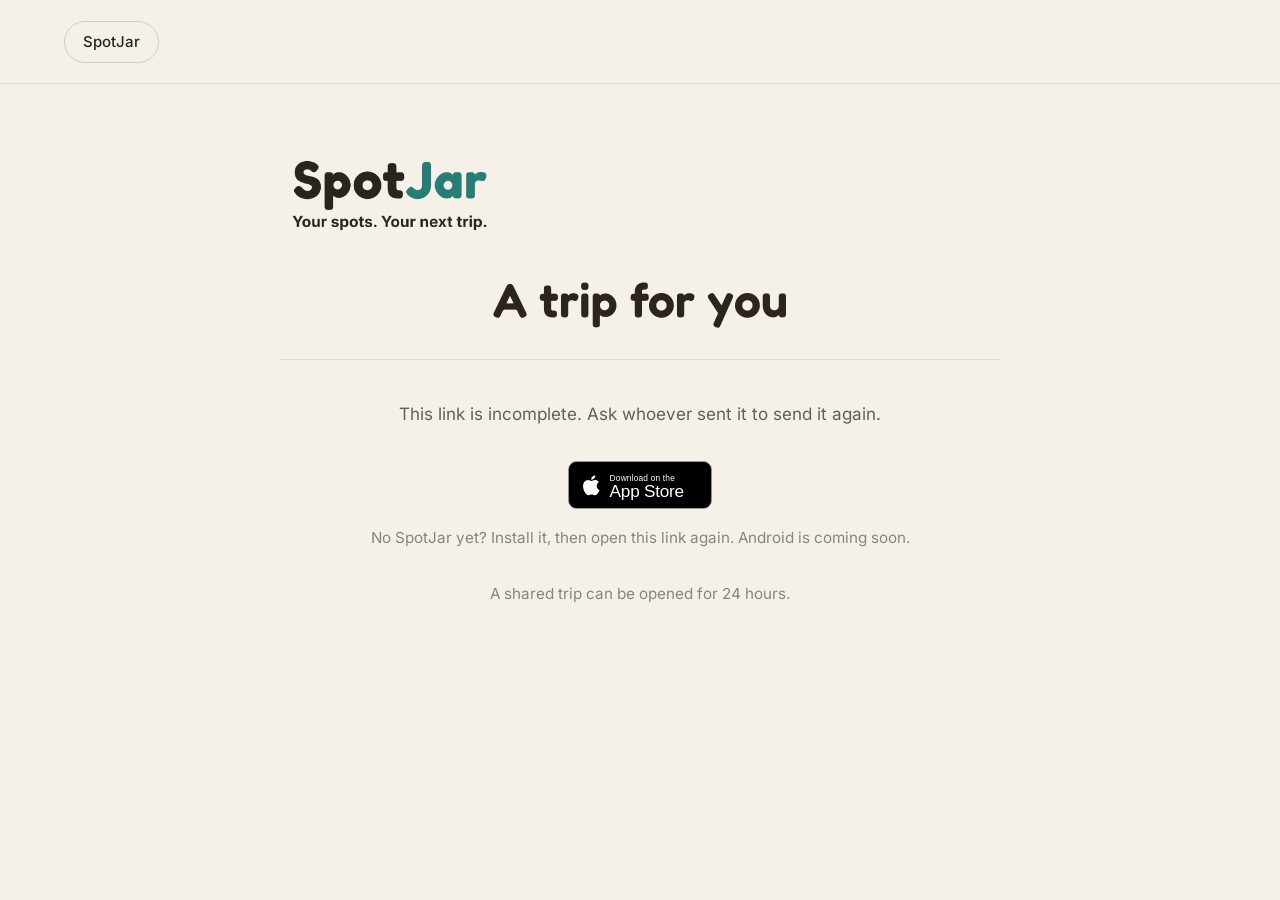
<file: t/index.html>
<!doctype html>
<html lang="en">
<head>
  <meta charset="utf-8">
  <meta name="viewport" content="width=device-width, initial-scale=1">
  <title>A trip for you | SpotJar</title>
  <meta name="description" content="Somebody shared a trip with you. Open it in SpotJar.">
  <!-- Every shared trip lives here for a day only; nothing to index. -->
  <meta name="robots" content="noindex, nofollow">
  <meta name="referrer" content="no-referrer">
  <meta name="theme-color" content="#F6F1E8">

  <meta property="og:type" content="website">
  <meta property="og:site_name" content="SpotJar">
  <meta property="og:title" content="A trip for you">
  <meta property="og:description" content="Somebody shared a trip with you. Open it in SpotJar – the link works for 24 hours.">
  <meta property="og:image" content="https://spotjar.app/img/icon-512.png">

  <link rel="icon" href="../favicon.ico" sizes="any">
  <link rel="icon" href="../img/favicon-64.png" type="image/png">
  <link rel="apple-touch-icon" href="../apple-touch-icon.png">

  <link rel="preload" href="../fonts/inter-latin.woff2" as="font" type="font/woff2" crossorigin>
  <link rel="stylesheet" href="../css/base.css">
  <link rel="stylesheet" href="../css/policy.css">
  <style>
    .trip-link { text-align: center; }
    .trip-link__actions { display: flex; flex-direction: column; align-items: center; gap: 1rem; margin-top: 2rem; }
    .trip-link__open { display: inline-block; padding: 0.9rem 1.6rem; border-radius: 11px; background: #247E76; color: #FDF8F2; font-weight: 600; text-decoration: none; }
    .trip-link__badge img { height: 48px; width: auto; }
    .trip-link__note { opacity: 0.75; font-size: 0.95rem; }
  </style>
</head>
<body>
  <!--
    The page behind every trip link, https://spotjar.app/t/#<id>.

    With SpotJar installed the link opens the app directly (universal links
    on iOS, verified app links on Android, see /.well-known/) and this page
    is never shown. Without it, or when the system did not hand the link to
    the app, it offers the app and a button that opens it by its own scheme.

    The trip id is in the fragment (#…), which browsers never send: GitHub
    Pages, which serves this file, never learns which trip was opened. This
    page reads no trip data either.
  -->
  <header class="site-header">
    <div class="container">
      <a class="pill" href="../">SpotJar</a>
    </div>
  </header>

  <main id="main" class="policy trip-link">
    <div class="policy__head">
      <img src="../img/logo-light.webp" alt="SpotJar" width="746" height="326">
      <h1 data-en="A trip for you" data-de="Ein Trip für dich">A trip for you</h1>
    </div>

    <p id="intro"
       data-en="Somebody shared a trip with you. Open it in SpotJar and it is added to your trips – spots, days and photos included."
       data-de="Jemand hat einen Trip mit dir geteilt. Öffne ihn in SpotJar, dann landet er mit Spots, Tagen und Fotos bei deinen Trips.">
      Somebody shared a trip with you. Open it in SpotJar and it is added to your trips – spots, days and photos included.
    </p>

    <div class="trip-link__actions">
      <a id="open" class="trip-link__open" href="#"
         data-en="Open in SpotJar" data-de="In SpotJar öffnen">Open in SpotJar</a>
      <a class="trip-link__badge" href="https://apps.apple.com/at/app/spotjar/id6803794730">
        <img src="../images/badges/app-store.svg" alt="Download on the App Store">
      </a>
      <p class="trip-link__note"
         data-en="No SpotJar yet? Install it, then open this link again. Android is coming soon."
         data-de="Noch kein SpotJar? Installiere die App und öffne diesen Link danach noch einmal. Android folgt bald.">
        No SpotJar yet? Install it, then open this link again. Android is coming soon.
      </p>
      <p class="trip-link__note"
         data-en="A shared trip can be opened for 24 hours."
         data-de="Ein geteilter Trip lässt sich 24 Stunden lang öffnen.">
        A shared trip can be opened for 24 hours.
      </p>
    </div>
  </main>

  <script>
    (function () {
      var german = (navigator.language || '').toLowerCase().indexOf('de') === 0;
      if (german) {
        document.documentElement.lang = 'de';
        document.title = 'Ein Trip für dich | SpotJar';
        document.querySelectorAll('[data-de]').forEach(function (element) {
          element.textContent = element.getAttribute('data-de');
        });
      }

      var id = window.location.hash.replace(/^#/, '');
      var open = document.getElementById('open');
      if (/^[A-Za-z0-9]{16,64}$/.test(id)) {
        open.href = 'spotjar://t/' + id;
      } else {
        open.remove();
        var intro = document.getElementById('intro');
        intro.textContent = german
          ? 'Dieser Link ist unvollständig. Bitte die Person, ihn noch einmal zu schicken.'
          : 'This link is incomplete. Ask whoever sent it to send it again.';
      }
    })();
  </script>
</body>
</html>
</file>
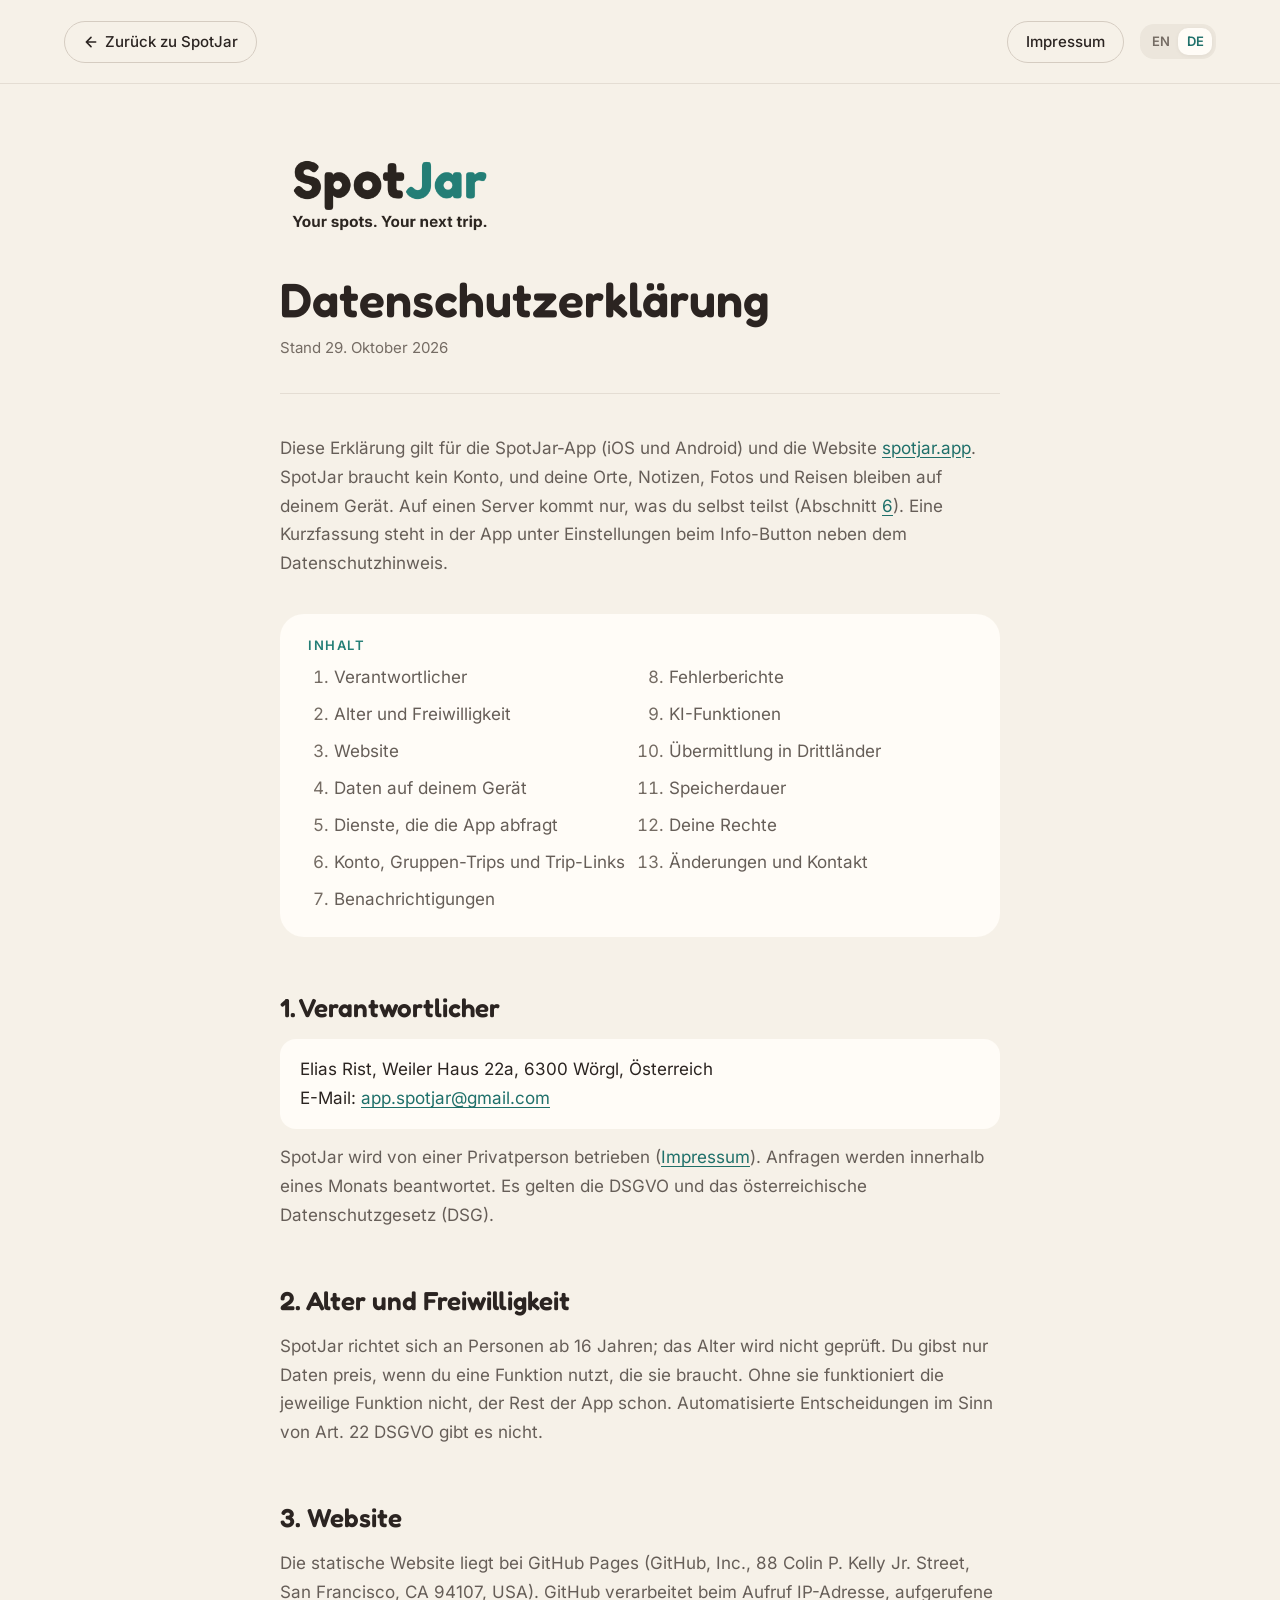
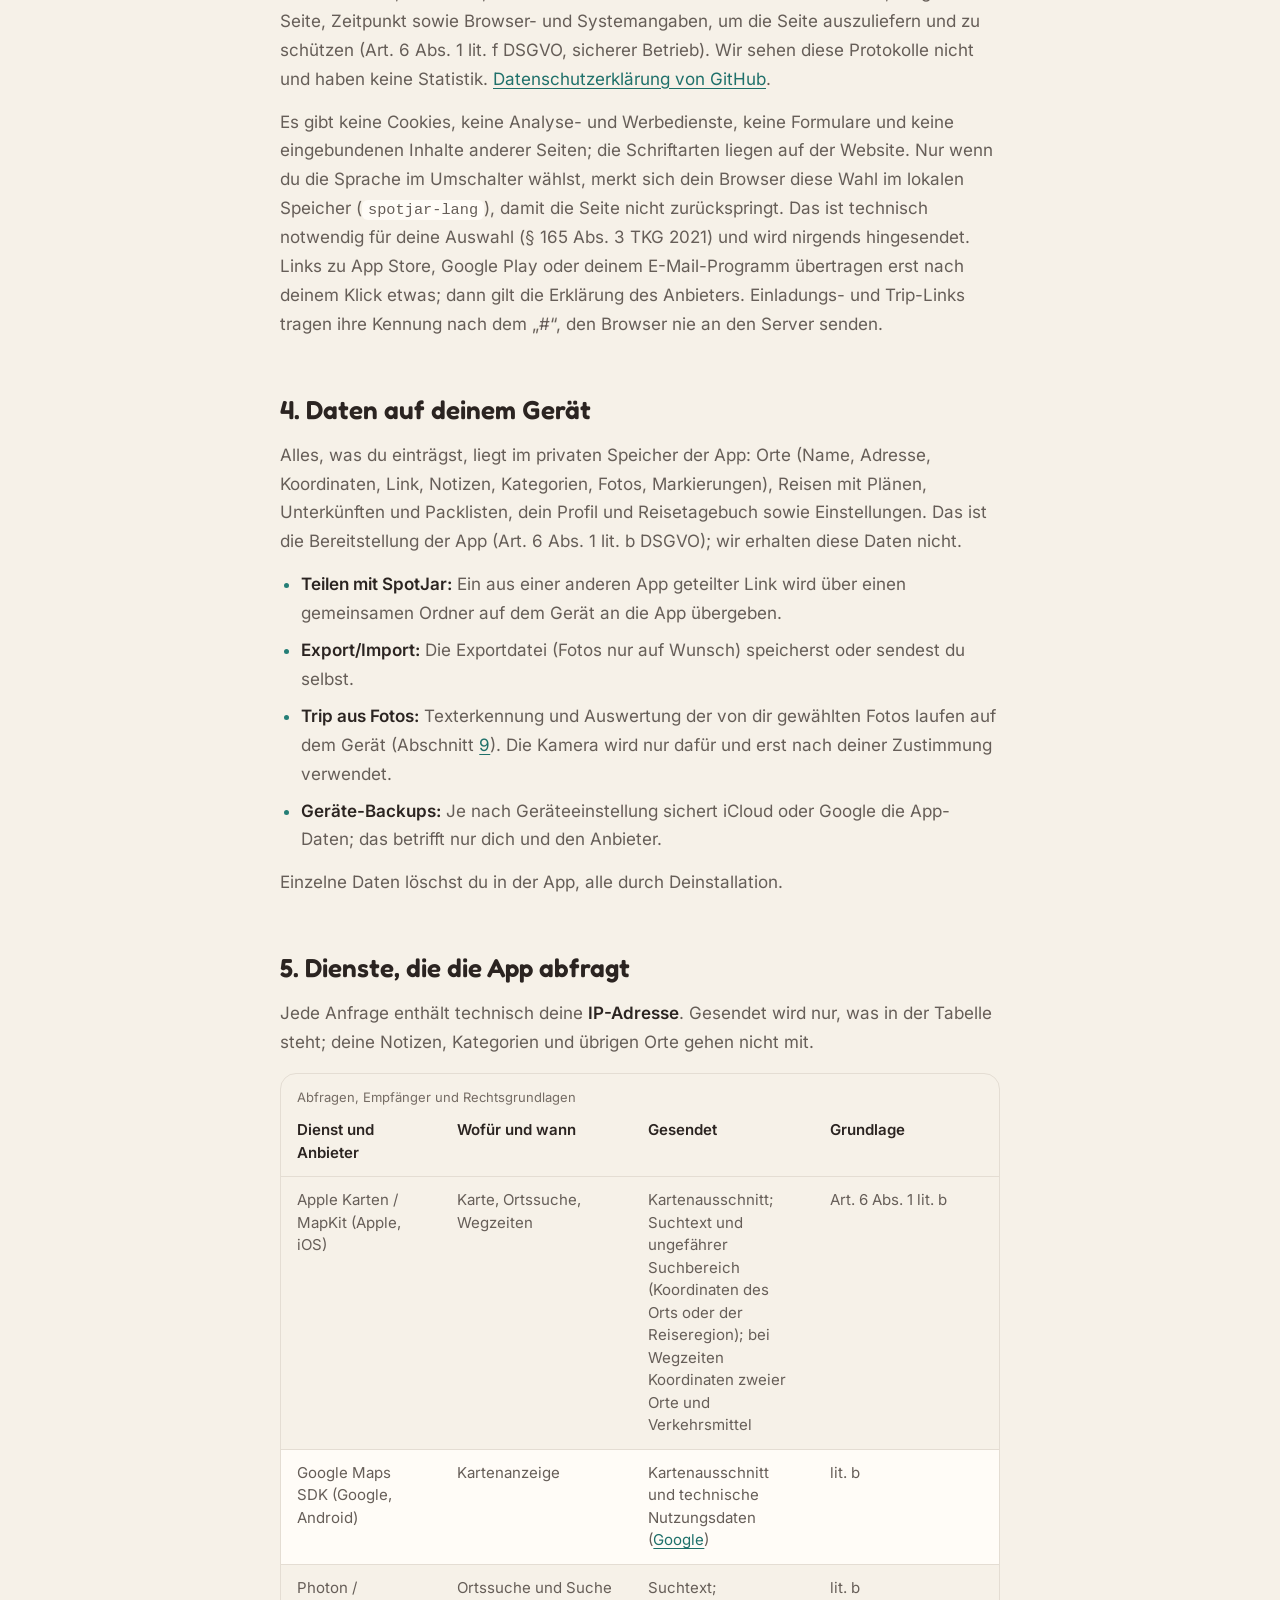
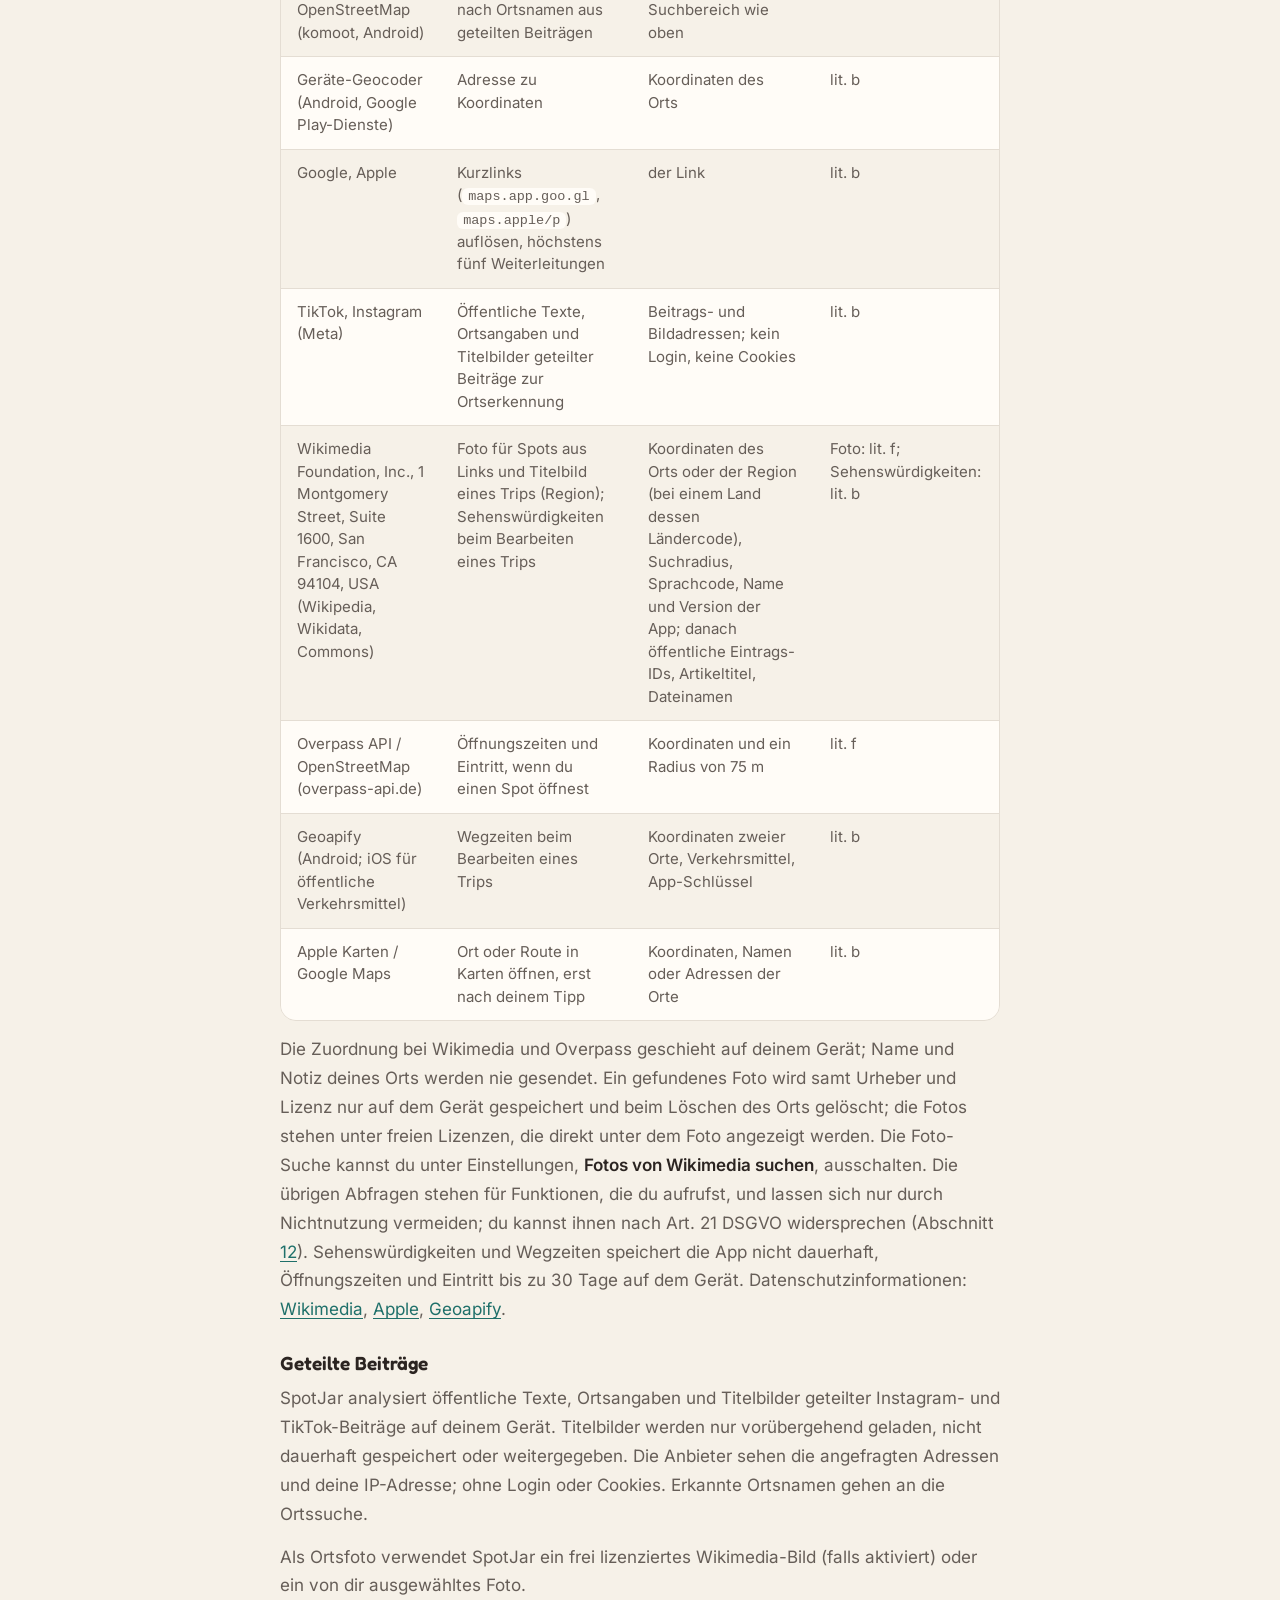
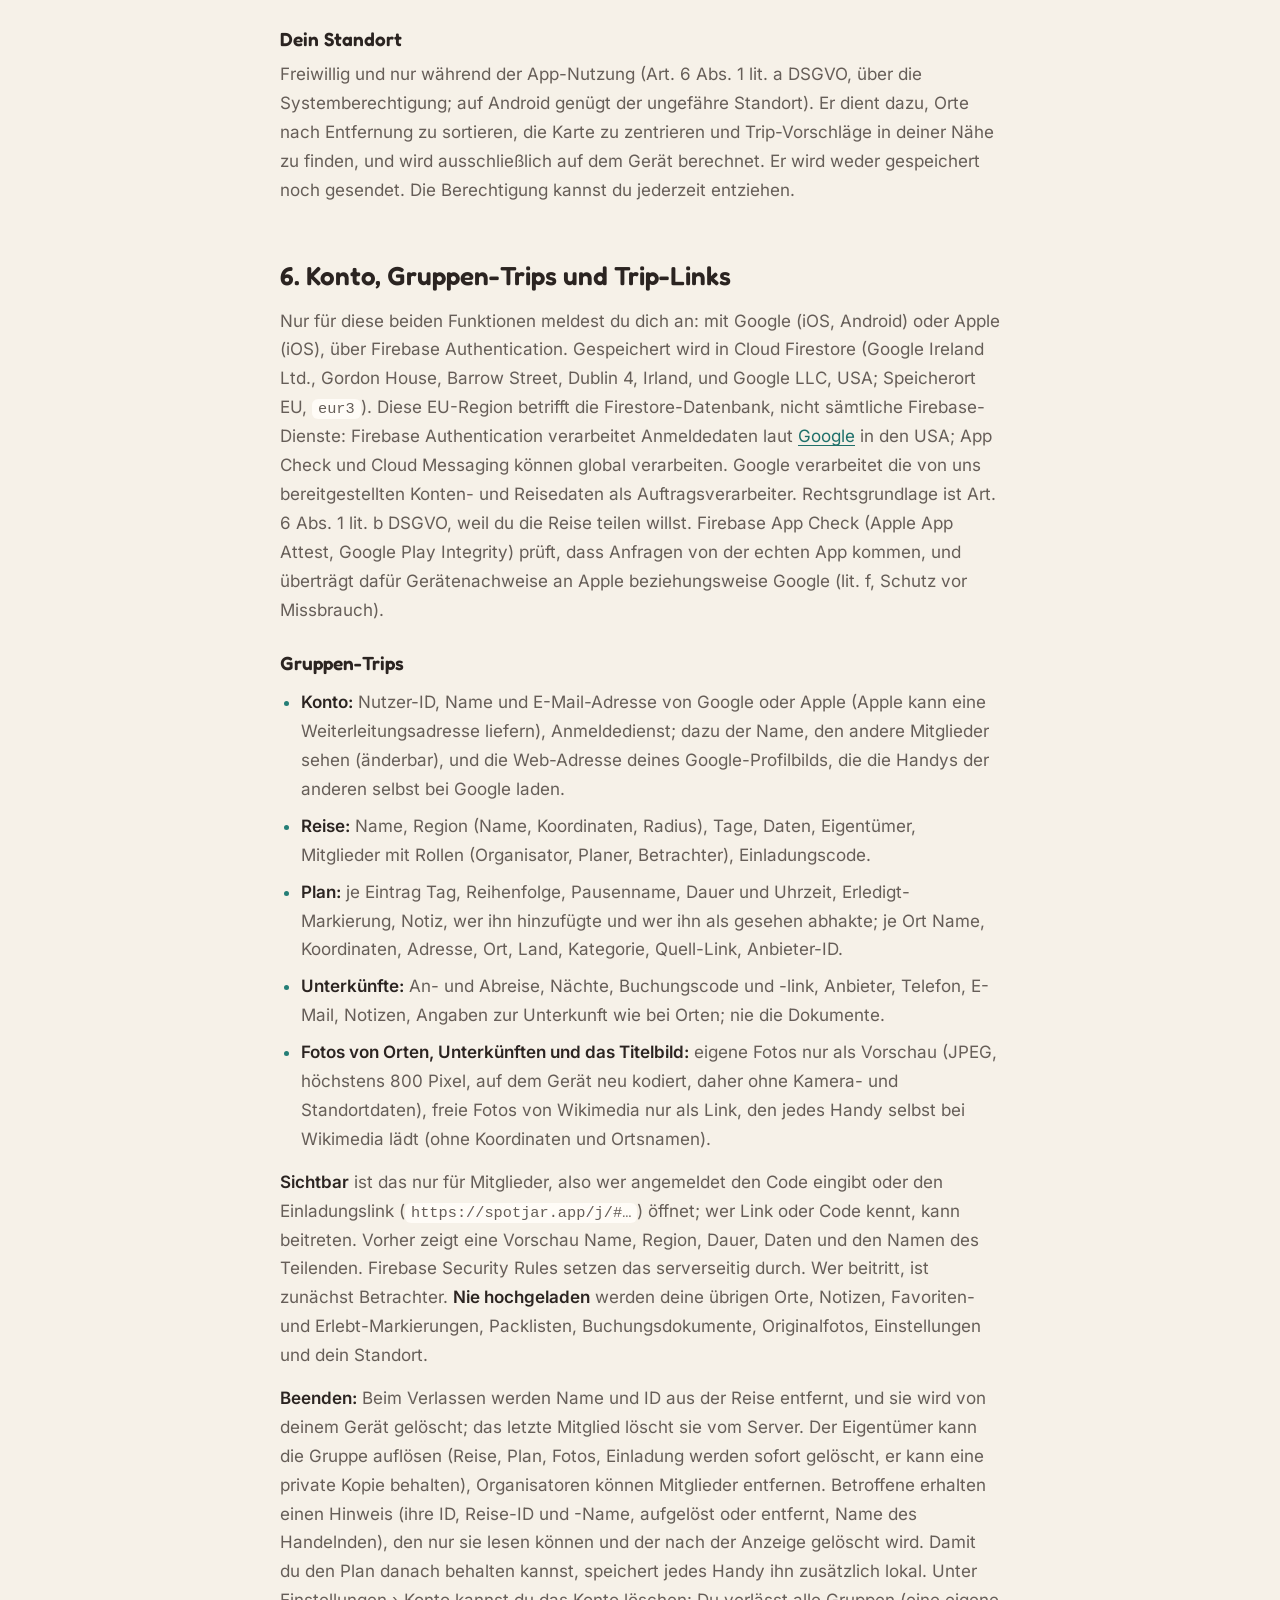
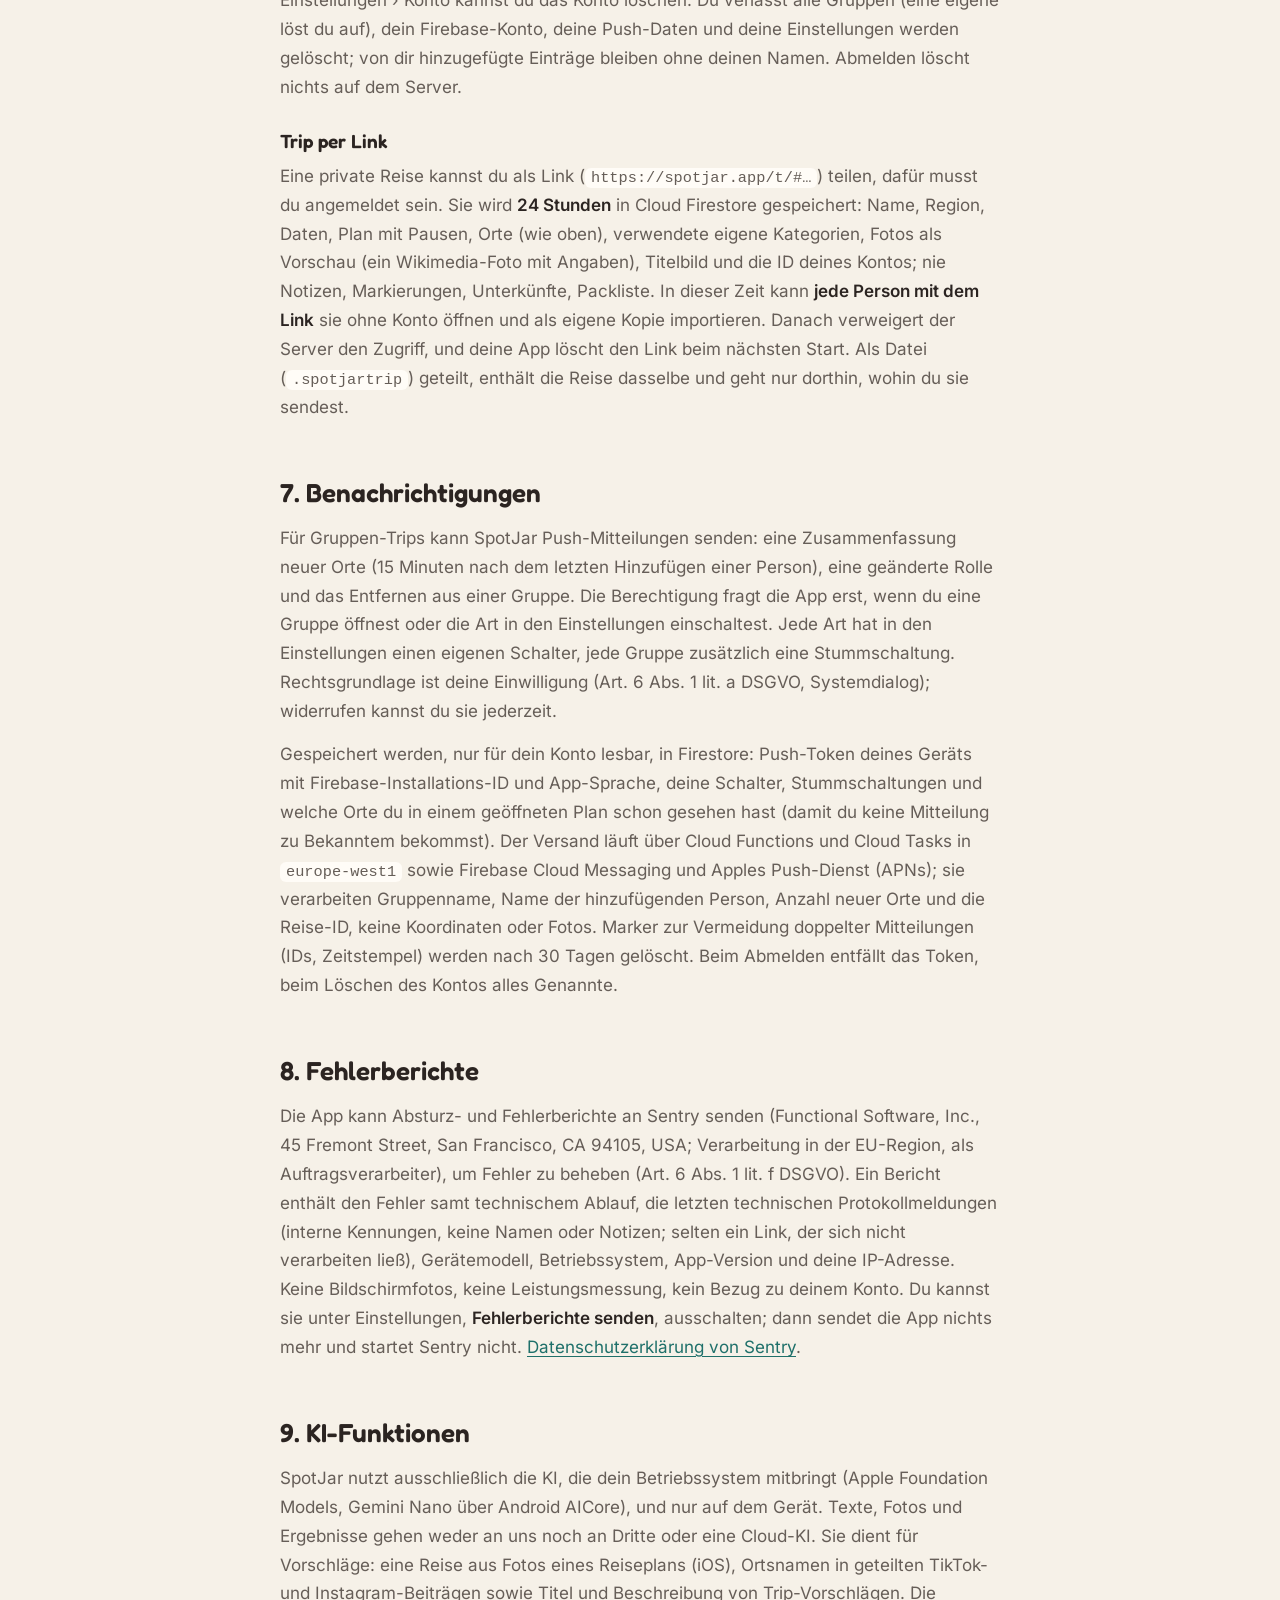
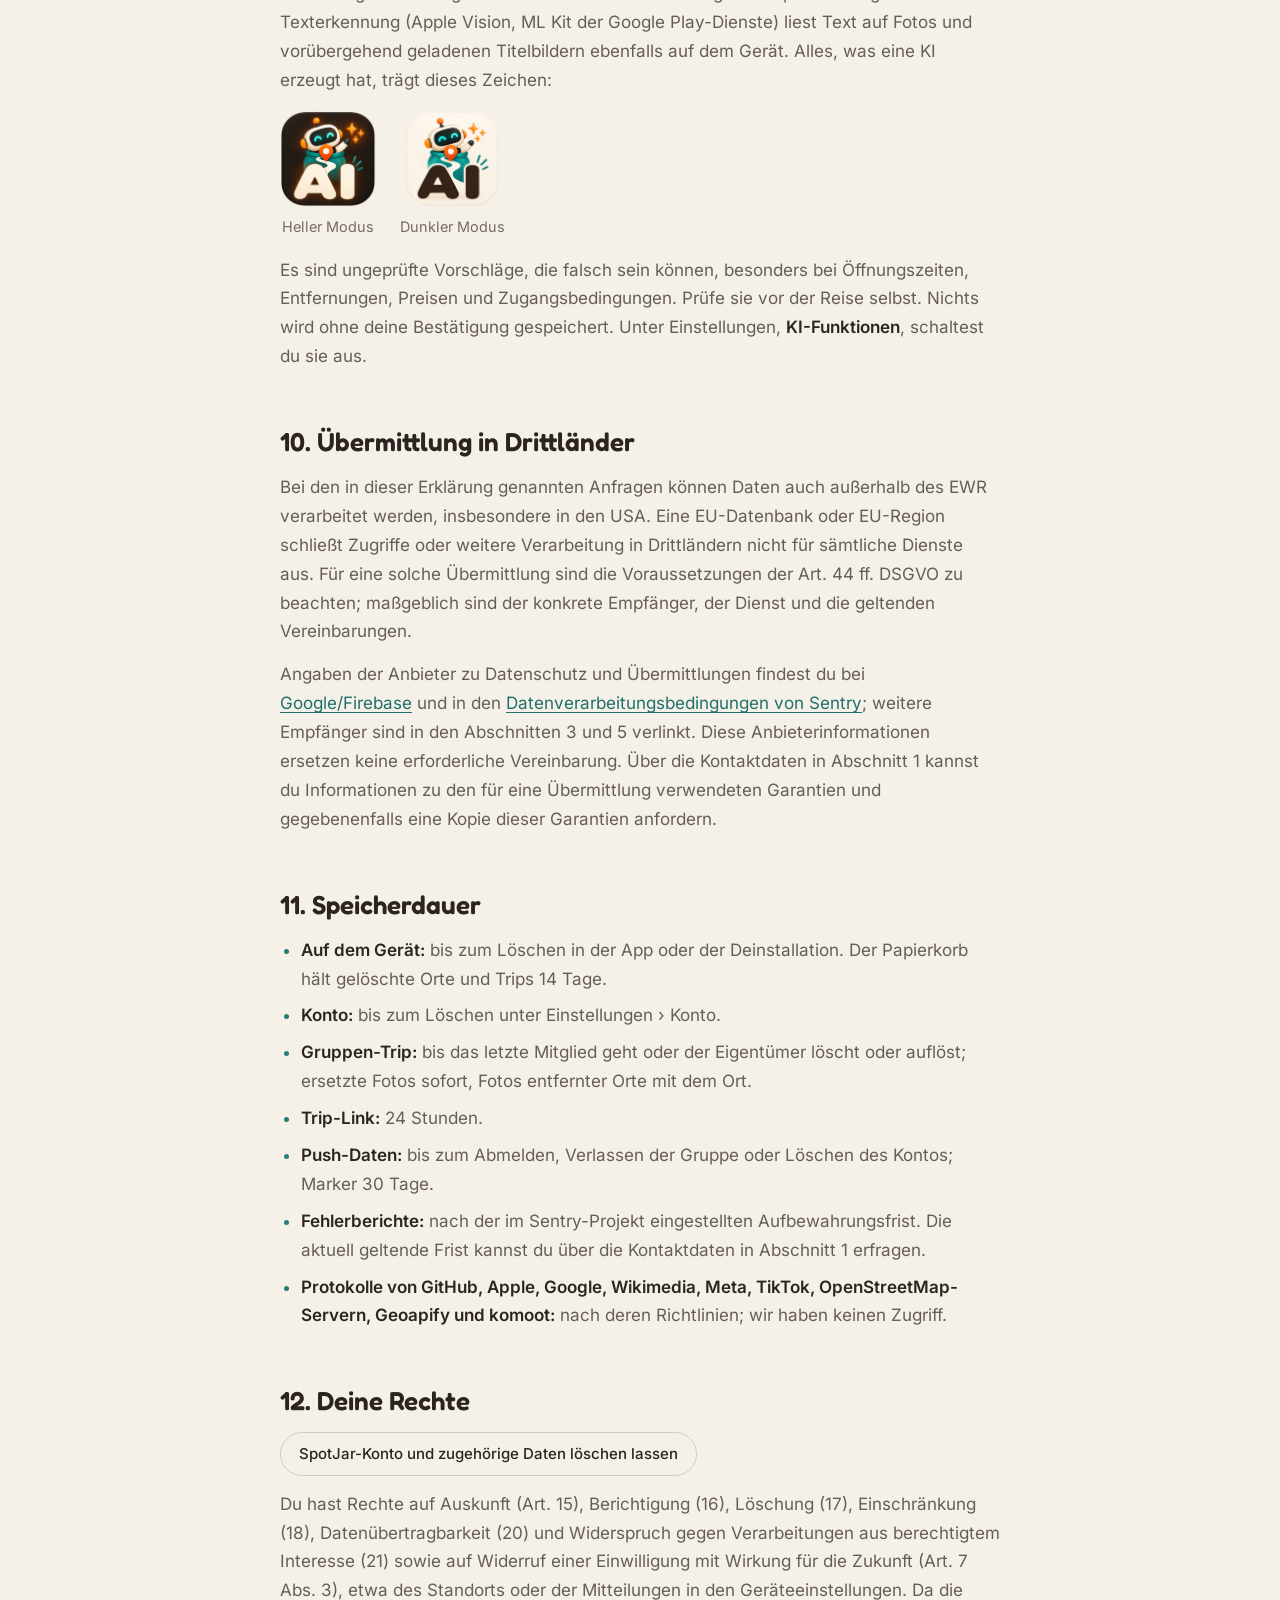
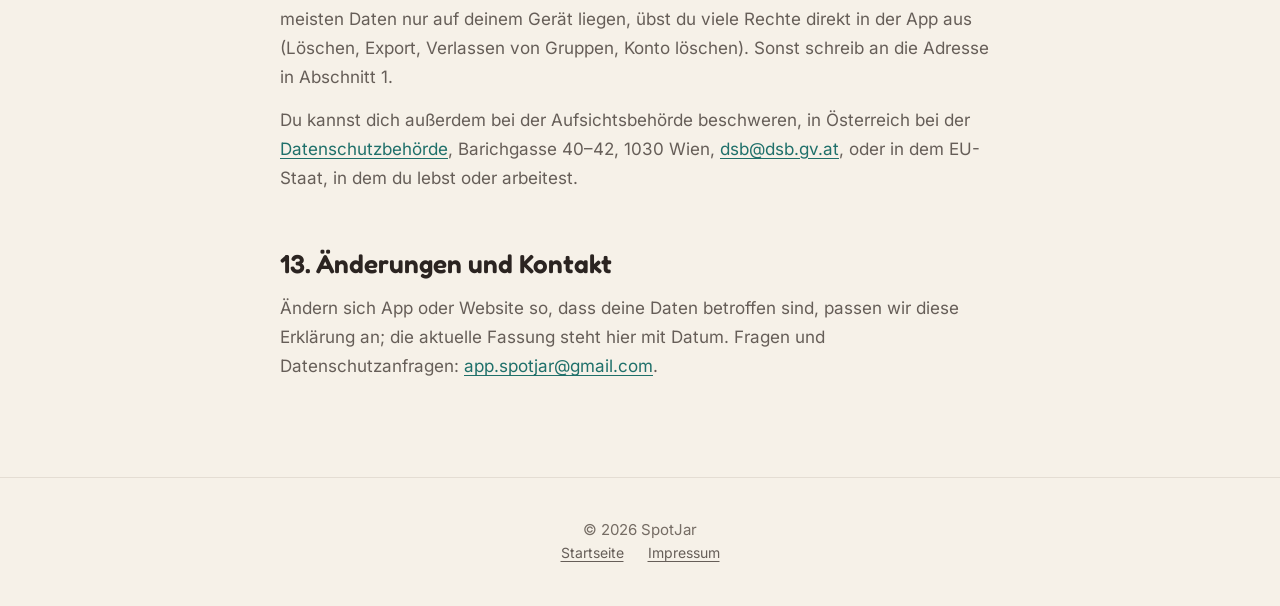
<file: de/datenschutz/index.html>
<!doctype html>
<html lang="de">
<head>
  <meta charset="utf-8">
  <meta name="viewport" content="width=device-width, initial-scale=1">
  <title>Datenschutzerklärung | SpotJar</title>
  <meta name="description" content="Informationen zum Datenschutz bei SpotJar und spotjar.app: lokale App-Daten, Karten-, Orts- und Fotodienste, Gruppen-Trips, Konto und Benachrichtigungen, Fehlerberichte, KI und deine Rechte.">
  <link rel="canonical" href="https://spotjar.app/de/datenschutz/">
  <link rel="alternate" hreflang="en" href="https://spotjar.app/policy/">
  <link rel="alternate" hreflang="de" href="https://spotjar.app/de/datenschutz/">
  <link rel="alternate" hreflang="x-default" href="https://spotjar.app/policy/">
  <meta name="theme-color" content="#F6F1E8">
  <link rel="icon" href="../../favicon.ico" sizes="any">
  <link rel="icon" href="../../img/favicon-64.png" type="image/png">
  <link rel="apple-touch-icon" href="../../apple-touch-icon.png">
  <link rel="preload" href="../../fonts/inter-latin.woff2" as="font" type="font/woff2" crossorigin>
  <link rel="stylesheet" href="../../css/base.css">
  <link rel="stylesheet" href="../../css/policy.css">
  <script src="/js/lang.js"></script>
</head>
<body>
  <a class="skip-link" href="#main">Zum Inhalt springen</a>
  <header class="site-header">
    <div class="container">
      <a class="pill" href="../">
        <svg width="16" height="16" viewBox="0 0 24 24" aria-hidden="true" fill="none" stroke="currentColor" stroke-width="2.4" stroke-linecap="round" stroke-linejoin="round"><path d="M19 12H5M12 19l-7-7 7-7"/></svg>
        Zurück zu SpotJar
      </a>
      <div class="site-header__actions">
        <a class="pill" href="../impressum/">Impressum</a>
        <nav class="language-switch" aria-label="Sprache">
          <a href="../../policy/" lang="en" hreflang="en">EN</a>
          <a href="./" lang="de" hreflang="de" aria-current="page">DE</a>
        </nav>
      </div>
    </div>
  </header>

  <main id="main" class="policy">
    <div class="policy__head">
      <img src="../../img/logo-light.webp" alt="SpotJar" width="746" height="326">
      <h1>Datenschutzerklärung</h1>
      <p class="policy__date">Stand <time datetime="2026-10-29">29. Oktober 2026</time></p>
    </div>

    <p>
      Diese Erklärung gilt für die SpotJar-App (iOS und Android) und die Website
      <a href="https://spotjar.app/de/">spotjar.app</a>. SpotJar braucht kein Konto, und deine
      Orte, Notizen, Fotos und Reisen bleiben auf deinem Gerät. Auf einen Server kommt nur, was
      du selbst teilst (Abschnitt <a href="#group-trips">6</a>). Eine Kurzfassung steht in der App
      unter Einstellungen beim Info-Button neben dem Datenschutzhinweis.
    </p>

    <nav class="toc" aria-labelledby="toc-title">
      <h2 id="toc-title">Inhalt</h2>
      <ol>
        <li><a href="#controller">Verantwortlicher</a></li>
        <li><a href="#audience">Alter und Freiwilligkeit</a></li>
        <li><a href="#website">Website</a></li>
        <li><a href="#device">Daten auf deinem Gerät</a></li>
        <li><a href="#services">Dienste, die die App abfragt</a></li>
        <li><a href="#group-trips">Konto, Gruppen-Trips und Trip-Links</a></li>
        <li><a href="#push">Benachrichtigungen</a></li>
        <li><a href="#crash">Fehlerberichte</a></li>
        <li><a href="#ai">KI-Funktionen</a></li>
        <li><a href="#transfers">Übermittlung in Drittländer</a></li>
        <li><a href="#retention">Speicherdauer</a></li>
        <li><a href="#rights">Deine Rechte</a></li>
        <li><a href="#changes">Änderungen und Kontakt</a></li>
      </ol>
    </nav>

    <section id="controller">
      <h2>1. Verantwortlicher</h2>
      <p class="address">
        Elias Rist, Weiler Haus 22a, 6300 Wörgl, Österreich<br>
        E-Mail: <a href="mailto:app.spotjar@gmail.com">app.spotjar@gmail.com</a>
      </p>
      <p>
        SpotJar wird von einer Privatperson betrieben (<a href="../impressum/">Impressum</a>).
        Anfragen werden innerhalb eines Monats beantwortet. Es gelten die DSGVO und das
        österreichische Datenschutzgesetz (DSG).
      </p>
    </section>

    <section id="audience">
      <h2>2. Alter und Freiwilligkeit</h2>
      <p>
        SpotJar richtet sich an Personen ab 16 Jahren; das Alter wird nicht geprüft. Du gibst nur
        Daten preis, wenn du eine Funktion nutzt, die sie braucht. Ohne sie funktioniert die
        jeweilige Funktion nicht, der Rest der App schon. Automatisierte Entscheidungen im Sinn
        von Art. 22 DSGVO gibt es nicht.
      </p>
    </section>

    <section id="website">
      <h2>3. Website</h2>
      <p>
        Die statische Website liegt bei GitHub Pages (GitHub, Inc., 88 Colin P. Kelly Jr. Street,
        San Francisco, CA 94107, USA). GitHub verarbeitet beim Aufruf IP-Adresse, aufgerufene
        Seite, Zeitpunkt sowie Browser- und Systemangaben, um die Seite auszuliefern und zu
        schützen (Art. 6 Abs. 1 lit. f DSGVO, sicherer Betrieb). Wir sehen diese Protokolle nicht
        und haben keine Statistik.
        <a href="https://docs.github.com/de/site-policy/privacy-policies/github-general-privacy-statement">Datenschutzerklärung von GitHub</a>.
      </p>
      <p>
        Es gibt keine Cookies, keine Analyse- und Werbedienste, keine Formulare und keine
        eingebundenen Inhalte anderer Seiten; die Schriftarten liegen auf der Website. Nur wenn
        du die Sprache im Umschalter wählst, merkt sich dein Browser diese Wahl im lokalen
        Speicher (<code>spotjar-lang</code>), damit die Seite nicht zurückspringt. Das ist
        technisch notwendig für deine Auswahl (§ 165 Abs. 3 TKG 2021) und wird nirgends
        hingesendet. Links zu App Store, Google Play oder deinem E-Mail-Programm übertragen erst
        nach deinem Klick etwas; dann gilt die Erklärung des Anbieters. Einladungs- und
        Trip-Links tragen ihre Kennung nach dem „#“, den Browser nie an den Server senden.
      </p>
    </section>

    <section id="device">
      <h2>4. Daten auf deinem Gerät</h2>
      <p>
        Alles, was du einträgst, liegt im privaten Speicher der App: Orte (Name, Adresse,
        Koordinaten, Link, Notizen, Kategorien, Fotos, Markierungen), Reisen mit Plänen,
        Unterkünften und Packlisten, dein Profil und Reisetagebuch sowie Einstellungen. Das ist
        die Bereitstellung der App (Art. 6 Abs. 1 lit. b DSGVO); wir erhalten diese Daten nicht.
      </p>
      <ul>
        <li><strong>Teilen mit SpotJar:</strong> Ein aus einer anderen App geteilter Link wird über einen gemeinsamen Ordner auf dem Gerät an die App übergeben.</li>
        <li><strong>Export/Import:</strong> Die Exportdatei (Fotos nur auf Wunsch) speicherst oder sendest du selbst.</li>
        <li><strong>Trip aus Fotos:</strong> Texterkennung und Auswertung der von dir gewählten Fotos laufen auf dem Gerät (Abschnitt <a href="#ai">9</a>). Die Kamera wird nur dafür und erst nach deiner Zustimmung verwendet.</li>
        <li><strong>Geräte-Backups:</strong> Je nach Geräteeinstellung sichert iCloud oder Google die App-Daten; das betrifft nur dich und den Anbieter.</li>
      </ul>
      <p>Einzelne Daten löschst du in der App, alle durch Deinstallation.</p>
    </section>

    <section id="services">
      <h2>5. Dienste, die die App abfragt</h2>
      <p>
        Jede Anfrage enthält technisch deine <strong>IP-Adresse</strong>. Gesendet wird nur, was
        in der Tabelle steht; deine Notizen, Kategorien und übrigen Orte gehen nicht mit.
      </p>
      <div class="table-wrap" tabindex="0" role="region" aria-labelledby="services-caption">
        <table>
          <caption id="services-caption">Abfragen, Empfänger und Rechtsgrundlagen</caption>
          <thead><tr><th scope="col">Dienst und Anbieter</th><th scope="col">Wofür und wann</th><th scope="col">Gesendet</th><th scope="col">Grundlage</th></tr></thead>
          <tbody>
            <tr><td>Apple Karten / MapKit (Apple, iOS)</td><td>Karte, Ortssuche, Wegzeiten</td><td>Kartenausschnitt; Suchtext und ungefährer Suchbereich (Koordinaten des Orts oder der Reiseregion); bei Wegzeiten Koordinaten zweier Orte und Verkehrsmittel</td><td>Art. 6 Abs. 1 lit. b</td></tr>
            <tr><td>Google Maps SDK (Google, Android)</td><td>Kartenanzeige</td><td>Kartenausschnitt und technische Nutzungsdaten (<a href="https://policies.google.com/privacy?hl=de">Google</a>)</td><td>lit. b</td></tr>
            <tr><td>Photon / OpenStreetMap (komoot, Android)</td><td>Ortssuche und Suche nach Ortsnamen aus geteilten Beiträgen</td><td>Suchtext; Suchbereich wie oben</td><td>lit. b</td></tr>
            <tr><td>Geräte-Geocoder (Android, Google Play-Dienste)</td><td>Adresse zu Koordinaten</td><td>Koordinaten des Orts</td><td>lit. b</td></tr>
            <tr><td>Google, Apple</td><td>Kurzlinks (<code>maps.app.goo.gl</code>, <code>maps.apple/p</code>) auflösen, höchstens fünf Weiterleitungen</td><td>der Link</td><td>lit. b</td></tr>
            <tr><td>TikTok, Instagram (Meta)</td><td>Öffentliche Texte, Ortsangaben und Titelbilder geteilter Beiträge zur Ortserkennung</td><td>Beitrags- und Bildadressen; kein Login, keine Cookies</td><td>lit. b</td></tr>
            <tr><td>Wikimedia Foundation, Inc., 1 Montgomery Street, Suite 1600, San Francisco, CA 94104, USA (Wikipedia, Wikidata, Commons)</td><td>Foto für Spots aus Links und Titelbild eines Trips (Region); Sehenswürdigkeiten beim Bearbeiten eines Trips</td><td>Koordinaten des Orts oder der Region (bei einem Land dessen Ländercode), Suchradius, Sprachcode, Name und Version der App; danach öffentliche Eintrags-IDs, Artikeltitel, Dateinamen</td><td>Foto: lit. f; Sehenswürdigkeiten: lit. b</td></tr>
            <tr><td>Overpass API / OpenStreetMap (overpass-api.de)</td><td>Öffnungszeiten und Eintritt, wenn du einen Spot öffnest</td><td>Koordinaten und ein Radius von 75 m</td><td>lit. f</td></tr>
            <tr><td>Geoapify (Android; iOS für öffentliche Verkehrsmittel)</td><td>Wegzeiten beim Bearbeiten eines Trips</td><td>Koordinaten zweier Orte, Verkehrsmittel, App-Schlüssel</td><td>lit. b</td></tr>
            <tr><td>Apple Karten / Google Maps</td><td>Ort oder Route in Karten öffnen, erst nach deinem Tipp</td><td>Koordinaten, Namen oder Adressen der Orte</td><td>lit. b</td></tr>
          </tbody>
        </table>
      </div>
      <p>
        Die Zuordnung bei Wikimedia und Overpass geschieht auf deinem Gerät; Name und Notiz
        deines Orts werden nie gesendet. Ein gefundenes Foto wird samt Urheber und Lizenz nur auf
        dem Gerät gespeichert und beim Löschen des Orts gelöscht; die Fotos stehen unter freien
        Lizenzen, die direkt unter dem Foto angezeigt werden. Die Foto-Suche kannst du unter
        Einstellungen, <strong>Fotos von Wikimedia suchen</strong>, ausschalten. Die übrigen
        Abfragen stehen für Funktionen, die du aufrufst, und lassen sich nur durch Nichtnutzung
        vermeiden; du kannst ihnen nach Art. 21 DSGVO widersprechen (Abschnitt
        <a href="#rights">12</a>). Sehenswürdigkeiten und Wegzeiten speichert die App nicht
        dauerhaft, Öffnungszeiten und Eintritt bis zu 30 Tage auf dem Gerät.
        Datenschutzinformationen:
        <a href="https://foundation.wikimedia.org/wiki/Policy:Privacy_policy/de">Wikimedia</a>,
        <a href="https://www.apple.com/legal/privacy/de-ww/">Apple</a>,
        <a href="https://www.geoapify.com/privacy-policy/">Geoapify</a>.
      </p>
      <h3>Geteilte Beiträge</h3>
      <p>
        SpotJar analysiert öffentliche Texte, Ortsangaben und Titelbilder geteilter
        Instagram- und TikTok-Beiträge auf deinem Gerät. Titelbilder werden nur vorübergehend
        geladen, nicht dauerhaft gespeichert oder weitergegeben. Die Anbieter sehen die
        angefragten Adressen und deine IP-Adresse; ohne Login oder Cookies.
        Erkannte Ortsnamen gehen an die Ortssuche.
      </p>
      <p>
        Als Ortsfoto verwendet SpotJar ein frei lizenziertes Wikimedia-Bild (falls aktiviert)
        oder ein von dir ausgewähltes Foto.
      </p>
      <h3>Dein Standort</h3>
      <p>
        Freiwillig und nur während der App-Nutzung (Art. 6 Abs. 1 lit. a DSGVO, über die
        Systemberechtigung; auf Android genügt der ungefähre Standort). Er dient dazu, Orte nach
        Entfernung zu sortieren, die Karte zu zentrieren und Trip-Vorschläge in deiner Nähe zu
        finden, und wird ausschließlich auf dem Gerät berechnet. Er wird weder gespeichert noch
        gesendet. Die Berechtigung kannst du jederzeit entziehen.
      </p>
    </section>

    <section id="group-trips">
      <h2>6. Konto, Gruppen-Trips und Trip-Links</h2>
      <p>
        Nur für diese beiden Funktionen meldest du dich an: mit Google (iOS, Android) oder Apple
        (iOS), über Firebase Authentication. Gespeichert wird in Cloud Firestore (Google Ireland
        Ltd., Gordon House, Barrow Street, Dublin 4, Irland, und Google LLC, USA; Speicherort EU,
        <code>eur3</code>). Diese EU-Region betrifft die Firestore-Datenbank, nicht sämtliche
        Firebase-Dienste: Firebase Authentication verarbeitet Anmeldedaten laut
        <a href="https://firebase.google.com/support/privacy">Google</a> in den USA;
        App Check und Cloud Messaging können global verarbeiten. Google verarbeitet die
        von uns bereitgestellten Konten- und Reisedaten als Auftragsverarbeiter. Rechtsgrundlage ist
        Art. 6 Abs. 1 lit. b DSGVO, weil du die Reise teilen willst. Firebase App Check
        (Apple App Attest, Google Play Integrity) prüft, dass Anfragen von der echten App kommen,
        und überträgt dafür Gerätenachweise an Apple beziehungsweise Google (lit. f, Schutz vor
        Missbrauch).
      </p>
      <h3>Gruppen-Trips</h3>
      <ul>
        <li><strong>Konto:</strong> Nutzer-ID, Name und E-Mail-Adresse von Google oder Apple (Apple kann eine Weiterleitungsadresse liefern), Anmeldedienst; dazu der Name, den andere Mitglieder sehen (änderbar), und die Web-Adresse deines Google-Profilbilds, die die Handys der anderen selbst bei Google laden.</li>
        <li><strong>Reise:</strong> Name, Region (Name, Koordinaten, Radius), Tage, Daten, Eigentümer, Mitglieder mit Rollen (Organisator, Planer, Betrachter), Einladungscode.</li>
        <li><strong>Plan:</strong> je Eintrag Tag, Reihenfolge, Pausenname, Dauer und Uhrzeit, Erledigt-Markierung, Notiz, wer ihn hinzufügte und wer ihn als gesehen abhakte; je Ort Name, Koordinaten, Adresse, Ort, Land, Kategorie, Quell-Link, Anbieter-ID.</li>
        <li><strong>Unterkünfte:</strong> An- und Abreise, Nächte, Buchungscode und -link, Anbieter, Telefon, E-Mail, Notizen, Angaben zur Unterkunft wie bei Orten; nie die Dokumente.</li>
        <li><strong>Fotos von Orten, Unterkünften und das Titelbild:</strong> eigene Fotos nur als Vorschau (JPEG, höchstens 800 Pixel, auf dem Gerät neu kodiert, daher ohne Kamera- und Standortdaten), freie Fotos von Wikimedia nur als Link, den jedes Handy selbst bei Wikimedia lädt (ohne Koordinaten und Ortsnamen).</li>
      </ul>
      <p>
        <strong>Sichtbar</strong> ist das nur für Mitglieder, also wer angemeldet den Code
        eingibt oder den Einladungslink (<code>https://spotjar.app/j/#…</code>) öffnet; wer Link
        oder Code kennt, kann beitreten. Vorher zeigt eine Vorschau Name, Region, Dauer, Daten und den
        Namen des Teilenden. Firebase Security Rules setzen das serverseitig durch. Wer beitritt,
        ist zunächst Betrachter. <strong>Nie hochgeladen</strong> werden deine übrigen Orte,
        Notizen, Favoriten- und Erlebt-Markierungen, Packlisten, Buchungsdokumente,
        Originalfotos, Einstellungen und dein Standort.
      </p>
      <p>
        <strong>Beenden:</strong> Beim Verlassen werden Name und ID aus der Reise entfernt, und
        sie wird von deinem Gerät gelöscht; das letzte Mitglied löscht sie vom Server. Der
        Eigentümer kann die Gruppe auflösen (Reise, Plan, Fotos, Einladung werden sofort
        gelöscht, er kann eine private Kopie behalten), Organisatoren können Mitglieder entfernen. Betroffene
        erhalten einen Hinweis (ihre ID, Reise-ID und -Name, aufgelöst oder entfernt, Name des
        Handelnden), den nur sie lesen können und der nach der Anzeige gelöscht wird. Damit
        du den Plan danach behalten kannst, speichert jedes Handy ihn zusätzlich lokal. Unter
        Einstellungen › Konto kannst du das Konto löschen: Du verlässt alle Gruppen (eine eigene
        löst du auf), dein Firebase-Konto, deine Push-Daten und deine Einstellungen werden
        gelöscht; von dir hinzugefügte Einträge bleiben ohne deinen Namen. Abmelden löscht nichts
        auf dem Server.
      </p>
      <h3>Trip per Link</h3>
      <p>
        Eine private Reise kannst du als Link (<code>https://spotjar.app/t/#…</code>) teilen,
        dafür musst du angemeldet sein. Sie wird <strong>24 Stunden</strong> in Cloud Firestore
        gespeichert: Name, Region, Daten, Plan mit Pausen, Orte (wie oben), verwendete eigene
        Kategorien, Fotos als Vorschau (ein Wikimedia-Foto mit Angaben), Titelbild und die ID
        deines Kontos; nie Notizen, Markierungen, Unterkünfte, Packliste. In dieser Zeit kann
        <strong>jede Person mit dem Link</strong> sie ohne Konto öffnen und als eigene Kopie
        importieren. Danach verweigert der Server den Zugriff, und deine App löscht den Link beim
        nächsten Start. Als Datei (<code>.spotjartrip</code>) geteilt, enthält die Reise
        dasselbe und geht nur dorthin, wohin du sie sendest.
      </p>
    </section>

    <section id="push">
      <h2>7. Benachrichtigungen</h2>
      <p>
        Für Gruppen-Trips kann SpotJar Push-Mitteilungen senden: eine Zusammenfassung neuer Orte
        (15 Minuten nach dem letzten Hinzufügen einer Person), eine geänderte Rolle und das
        Entfernen aus einer Gruppe. Die Berechtigung fragt die App erst, wenn du eine Gruppe
        öffnest oder die Art in den Einstellungen einschaltest. Jede Art hat in den Einstellungen
        einen eigenen Schalter, jede Gruppe zusätzlich eine Stummschaltung.
        Rechtsgrundlage ist deine Einwilligung (Art. 6 Abs. 1 lit. a DSGVO, Systemdialog);
        widerrufen kannst du sie jederzeit.
      </p>
      <p>
        Gespeichert werden, nur für dein Konto lesbar, in Firestore: Push-Token deines Geräts mit
        Firebase-Installations-ID und App-Sprache, deine Schalter, Stummschaltungen und welche
        Orte du in einem geöffneten Plan schon gesehen hast (damit du keine Mitteilung zu
        Bekanntem bekommst). Der Versand läuft über Cloud Functions und Cloud Tasks in
        <code>europe-west1</code> sowie Firebase Cloud Messaging und Apples Push-Dienst (APNs); sie
        verarbeiten Gruppenname, Name der hinzufügenden Person, Anzahl neuer Orte und die
        Reise-ID, keine Koordinaten oder Fotos. Marker zur Vermeidung doppelter Mitteilungen
        (IDs, Zeitstempel) werden nach 30 Tagen gelöscht. Beim Abmelden entfällt das Token, beim
        Löschen des Kontos alles Genannte.
      </p>
    </section>

    <section id="crash">
      <h2>8. Fehlerberichte</h2>
      <p>
        Die App kann Absturz- und Fehlerberichte an Sentry senden (Functional Software, Inc.,
        45 Fremont Street, San Francisco, CA 94105, USA; Verarbeitung in der EU-Region, als Auftragsverarbeiter), um
        Fehler zu beheben (Art. 6 Abs. 1 lit. f DSGVO). Ein Bericht enthält den Fehler samt
        technischem Ablauf, die letzten technischen Protokollmeldungen (interne Kennungen, keine
        Namen oder Notizen; selten ein Link, der sich nicht verarbeiten ließ), Gerätemodell,
        Betriebssystem, App-Version und deine IP-Adresse. Keine Bildschirmfotos, keine
        Leistungsmessung, kein Bezug zu deinem Konto. Du kannst sie unter Einstellungen,
        <strong>Fehlerberichte senden</strong>, ausschalten; dann sendet die App nichts mehr und
        startet Sentry nicht. <a href="https://sentry.io/privacy/">Datenschutzerklärung von Sentry</a>.
      </p>
    </section>

    <section id="ai">
      <h2>9. KI-Funktionen</h2>
      <p>
        SpotJar nutzt ausschließlich die KI, die dein Betriebssystem mitbringt (Apple Foundation
        Models, Gemini Nano über Android AICore), und nur auf dem Gerät. Texte, Fotos und Ergebnisse
        gehen weder an uns noch an Dritte oder eine Cloud-KI. Sie dient für Vorschläge:
        eine Reise aus Fotos eines Reiseplans (iOS), Ortsnamen in geteilten TikTok- und
        Instagram-Beiträgen sowie Titel und Beschreibung von Trip-Vorschlägen. Die
        Texterkennung (Apple Vision, ML Kit der Google Play-Dienste) liest Text auf Fotos und
        vorübergehend geladenen Titelbildern ebenfalls auf dem Gerät. Alles, was eine KI erzeugt hat, trägt dieses Zeichen:
      </p>
      <div class="ai-marker">
        <figure>
          <img src="../../images/ai_marker-lightMode.png" alt="KI-Kennzeichnung, heller Modus" width="96" height="96" loading="lazy">
          <figcaption>Heller Modus</figcaption>
        </figure>
        <figure>
          <img src="../../images/ai_marker-darkMode.png" alt="KI-Kennzeichnung, dunkler Modus" width="96" height="96" loading="lazy">
          <figcaption>Dunkler Modus</figcaption>
        </figure>
      </div>
      <p>
        Es sind ungeprüfte Vorschläge, die falsch sein können, besonders bei Öffnungszeiten,
        Entfernungen, Preisen und Zugangsbedingungen. Prüfe sie vor der Reise selbst. Nichts wird
        ohne deine Bestätigung gespeichert. Unter Einstellungen, <strong>KI-Funktionen</strong>,
        schaltest du sie aus.
      </p>
    </section>

    <section id="transfers">
      <h2>10. Übermittlung in Drittländer</h2>
      <p>
        Bei den in dieser Erklärung genannten Anfragen können Daten auch außerhalb des EWR
        verarbeitet werden, insbesondere in den USA. Eine EU-Datenbank oder EU-Region schließt
        Zugriffe oder weitere Verarbeitung in Drittländern nicht für sämtliche Dienste aus.
        Für eine solche Übermittlung sind die Voraussetzungen der Art. 44 ff. DSGVO zu beachten;
        maßgeblich sind der konkrete Empfänger, der Dienst und die geltenden Vereinbarungen.
      </p>
      <p>
        Angaben der Anbieter zu Datenschutz und Übermittlungen findest du bei
        <a href="https://firebase.google.com/support/privacy">Google/Firebase</a> und in den
        <a href="https://sentry.io/legal/dpa/">Datenverarbeitungsbedingungen von Sentry</a>;
        weitere Empfänger sind in den Abschnitten 3 und 5 verlinkt. Diese Anbieterinformationen
        ersetzen keine erforderliche Vereinbarung. Über die Kontaktdaten in Abschnitt 1 kannst
        du Informationen zu den für eine Übermittlung verwendeten Garantien und gegebenenfalls
        eine Kopie dieser Garantien anfordern.
      </p>
    </section>

    <section id="retention">
      <h2>11. Speicherdauer</h2>
      <ul>
        <li><strong>Auf dem Gerät:</strong> bis zum Löschen in der App oder der Deinstallation. Der Papierkorb hält gelöschte Orte und Trips 14 Tage.</li>
        <li><strong>Konto:</strong> bis zum Löschen unter Einstellungen › Konto.</li>
        <li><strong>Gruppen-Trip:</strong> bis das letzte Mitglied geht oder der Eigentümer löscht oder auflöst; ersetzte Fotos sofort, Fotos entfernter Orte mit dem Ort.</li>
        <li><strong>Trip-Link:</strong> 24 Stunden.</li>
        <li><strong>Push-Daten:</strong> bis zum Abmelden, Verlassen der Gruppe oder Löschen des Kontos; Marker 30 Tage.</li>
        <li><strong>Fehlerberichte:</strong> nach der im Sentry-Projekt eingestellten Aufbewahrungsfrist. Die aktuell geltende Frist kannst du über die Kontaktdaten in Abschnitt 1 erfragen.</li>
        <li><strong>Protokolle von GitHub, Apple, Google, Wikimedia, Meta, TikTok, OpenStreetMap-Servern, Geoapify und komoot:</strong> nach deren Richtlinien; wir haben keinen Zugriff.</li>
      </ul>
    </section>

    <section id="rights">
      <h2>12. Deine Rechte</h2>
      <p><a class="pill" href="../konto-loeschen/">SpotJar-Konto und zugehörige Daten löschen lassen</a></p>
      <p>
        Du hast Rechte auf Auskunft (Art. 15), Berichtigung (16), Löschung (17), Einschränkung
        (18), Datenübertragbarkeit (20) und Widerspruch gegen Verarbeitungen aus berechtigtem
        Interesse (21) sowie auf Widerruf einer Einwilligung mit Wirkung für die Zukunft
        (Art. 7 Abs. 3), etwa des Standorts oder der Mitteilungen in den Geräteeinstellungen.
        Da die meisten Daten nur auf deinem Gerät liegen, übst du viele Rechte direkt in der App
        aus (Löschen, Export, Verlassen von Gruppen, Konto löschen). Sonst schreib an die
        Adresse in Abschnitt 1.
      </p>
      <p>
        Du kannst dich außerdem bei der Aufsichtsbehörde beschweren, in Österreich bei der
        <a href="https://www.dsb.gv.at/">Datenschutzbehörde</a>, Barichgasse 40–42, 1030 Wien,
        <a href="mailto:dsb@dsb.gv.at">dsb@dsb.gv.at</a>, oder in dem EU-Staat, in dem du
        lebst oder arbeitest.
      </p>
    </section>

    <section id="changes">
      <h2>13. Änderungen und Kontakt</h2>
      <p>
        Ändern sich App oder Website so, dass deine Daten betroffen sind, passen wir diese
        Erklärung an; die aktuelle Fassung steht hier mit Datum. Fragen und Datenschutzanfragen:
        <a href="mailto:app.spotjar@gmail.com">app.spotjar@gmail.com</a>.
      </p>
    </section>
  </main>

  <footer class="site-footer"><div class="container"><p>© 2026 SpotJar</p><ul><li><a href="../">Startseite</a></li><li><a href="../impressum/">Impressum</a></li></ul></div></footer>
</body>
</html>
</file>
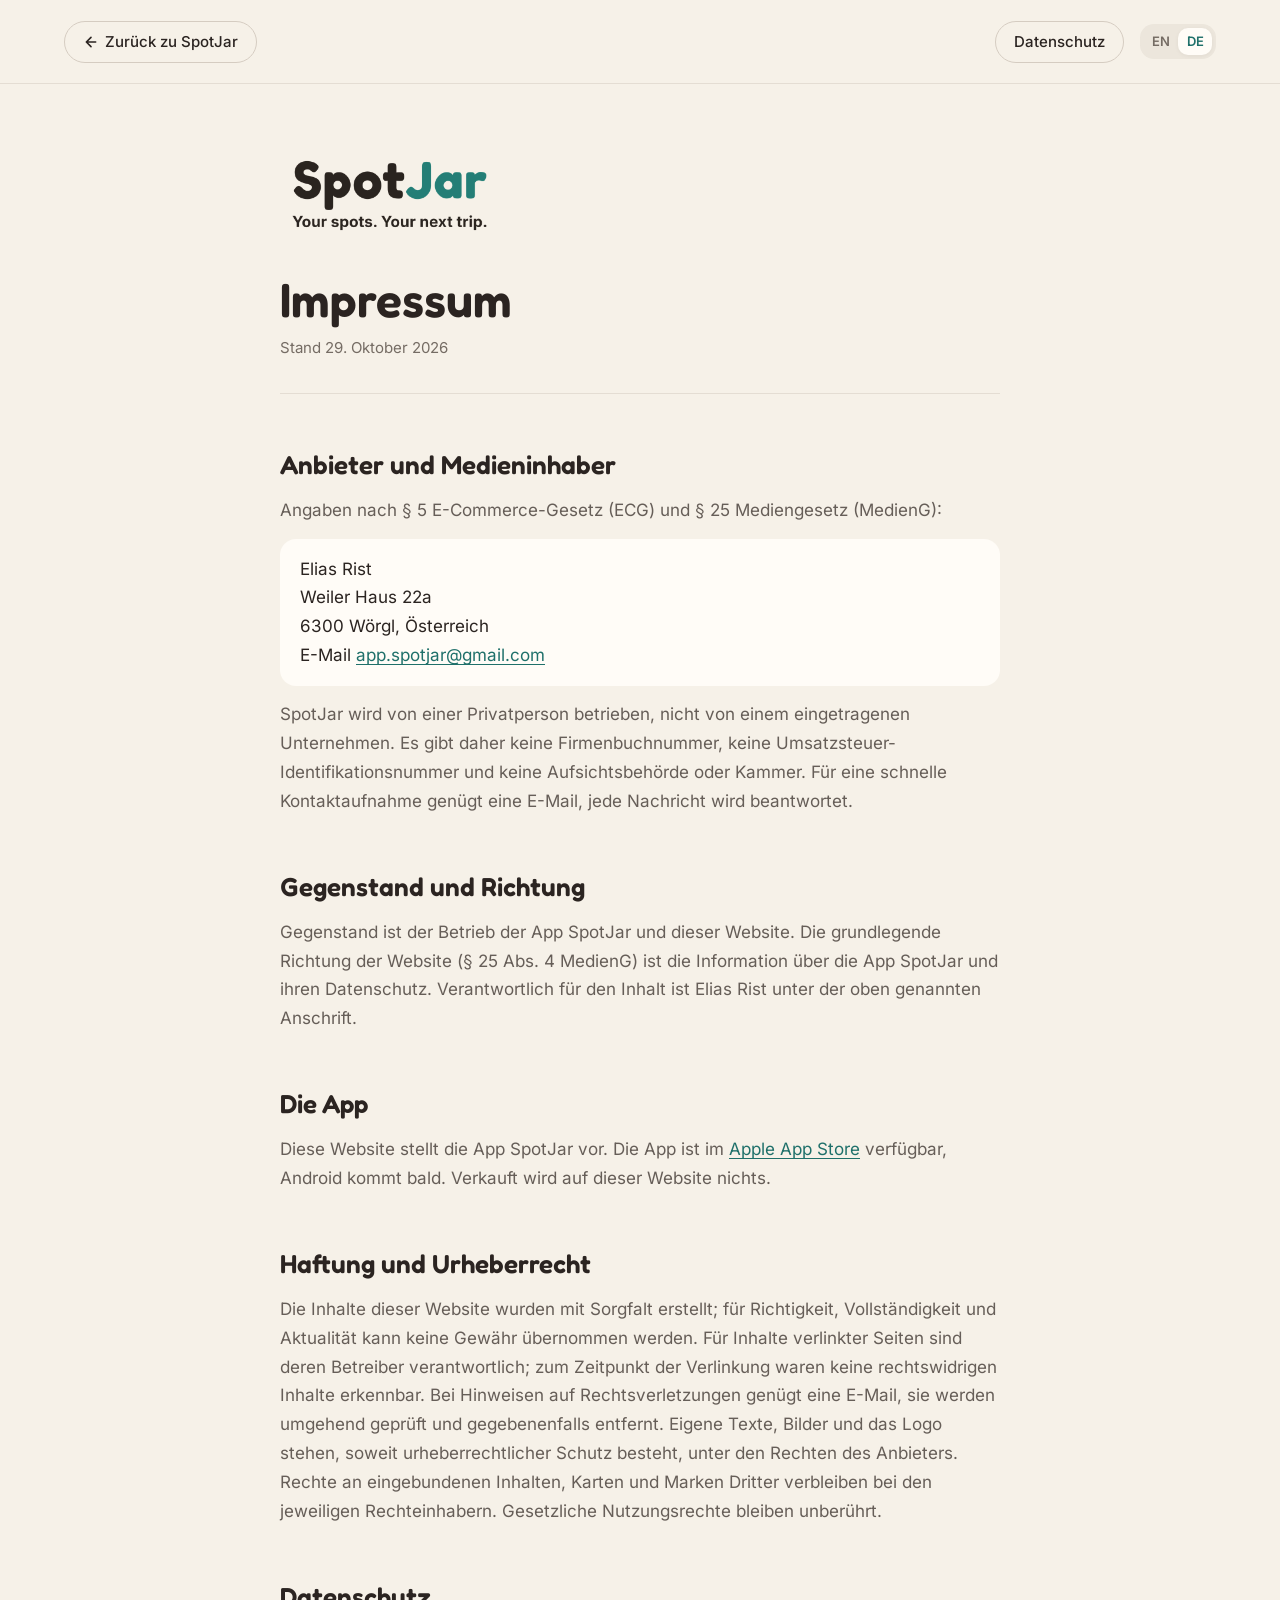
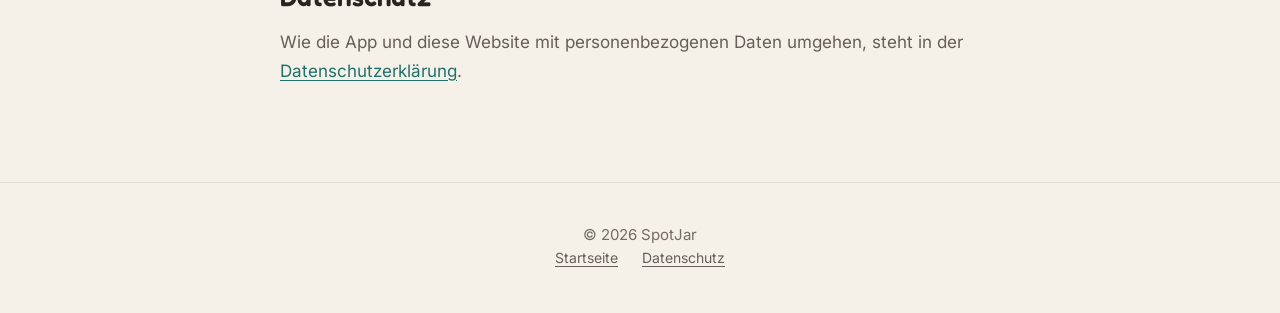
<file: de/impressum/index.html>
<!doctype html>
<html lang="de">
<head>
  <meta charset="utf-8">
  <meta name="viewport" content="width=device-width, initial-scale=1">
  <title>Impressum | SpotJar</title>
  <meta name="description" content="Impressum für SpotJar und spotjar.app mit Name, Anschrift und Kontaktdaten des Betreibers.">
  <link rel="canonical" href="https://spotjar.app/de/impressum/">
  <link rel="alternate" hreflang="en" href="https://spotjar.app/imprint/">
  <link rel="alternate" hreflang="de" href="https://spotjar.app/de/impressum/">
  <link rel="alternate" hreflang="x-default" href="https://spotjar.app/imprint/">
  <meta name="theme-color" content="#F6F1E8">
  <link rel="icon" href="../../favicon.ico" sizes="any">
  <link rel="icon" href="../../img/favicon-64.png" type="image/png">
  <link rel="apple-touch-icon" href="../../apple-touch-icon.png">
  <link rel="preload" href="../../fonts/inter-latin.woff2" as="font" type="font/woff2" crossorigin>
  <link rel="stylesheet" href="../../css/base.css">
  <link rel="stylesheet" href="../../css/policy.css">
  <script src="/js/lang.js"></script>
</head>
<body>
  <a class="skip-link" href="#main">Zum Inhalt springen</a>
  <header class="site-header">
    <div class="container">
      <a class="pill" href="../">
        <svg width="16" height="16" viewBox="0 0 24 24" aria-hidden="true" fill="none" stroke="currentColor" stroke-width="2.4" stroke-linecap="round" stroke-linejoin="round"><path d="M19 12H5M12 19l-7-7 7-7"/></svg>
        Zurück zu SpotJar
      </a>
      <div class="site-header__actions">
        <a class="pill" href="../datenschutz/">Datenschutz</a>
        <nav class="language-switch" aria-label="Sprache">
          <a href="../../imprint/" lang="en" hreflang="en">EN</a>
          <a href="./" lang="de" hreflang="de" aria-current="page">DE</a>
        </nav>
      </div>
    </div>
  </header>

  <main id="main" class="policy">
    <div class="policy__head">
      <img src="../../img/logo-light.webp" alt="SpotJar" width="746" height="326">
      <h1>Impressum</h1>
      <p class="policy__date">Stand <time datetime="2026-10-29">29. Oktober 2026</time></p>
    </div>

    <section>
      <h2>Anbieter und Medieninhaber</h2>
      <p>Angaben nach § 5 E-Commerce-Gesetz (ECG) und § 25 Mediengesetz (MedienG):</p>
      <p class="address">
        Elias Rist<br>
        Weiler Haus 22a<br>
        6300 Wörgl, Österreich<br>
        E-Mail <a href="mailto:app.spotjar@gmail.com">app.spotjar@gmail.com</a>
      </p>
      <p>
        SpotJar wird von einer Privatperson betrieben, nicht von einem eingetragenen Unternehmen.
        Es gibt daher keine Firmenbuchnummer, keine Umsatzsteuer-Identifikationsnummer und keine
        Aufsichtsbehörde oder Kammer. Für eine schnelle Kontaktaufnahme genügt eine E-Mail, jede
        Nachricht wird beantwortet.
      </p>
    </section>

    <section>
      <h2>Gegenstand und Richtung</h2>
      <p>
        Gegenstand ist der Betrieb der App SpotJar und dieser Website. Die grundlegende Richtung
        der Website (§ 25 Abs. 4 MedienG) ist die Information über die App SpotJar und ihren
        Datenschutz. Verantwortlich für den Inhalt ist Elias Rist unter der oben genannten
        Anschrift.
      </p>
    </section>

    <section>
      <h2>Die App</h2>
      <p>
        Diese Website stellt die App SpotJar vor. Die App ist im
        <a href="https://apps.apple.com/at/app/spotjar/id6803794730?l=en-GB">Apple App Store</a>
        verfügbar, Android kommt bald. Verkauft wird auf dieser Website nichts.
      </p>
    </section>

    <section>
      <h2>Haftung und Urheberrecht</h2>
      <p>
        Die Inhalte dieser Website wurden mit Sorgfalt erstellt; für Richtigkeit, Vollständigkeit
        und Aktualität kann keine Gewähr übernommen werden. Für Inhalte verlinkter Seiten sind
        deren Betreiber verantwortlich; zum Zeitpunkt der Verlinkung waren keine rechtswidrigen
        Inhalte erkennbar. Bei Hinweisen auf Rechtsverletzungen genügt eine E-Mail, sie werden
        umgehend geprüft und gegebenenfalls entfernt. Eigene Texte, Bilder und das Logo stehen,
        soweit urheberrechtlicher Schutz besteht, unter den Rechten des Anbieters. Rechte an
        eingebundenen Inhalten, Karten und Marken Dritter verbleiben bei den jeweiligen
        Rechteinhabern. Gesetzliche Nutzungsrechte bleiben unberührt.
      </p>
    </section>

    <section>
      <h2>Datenschutz</h2>
      <p>
        Wie die App und diese Website mit personenbezogenen Daten umgehen, steht in der
        <a href="../datenschutz/">Datenschutzerklärung</a>.
      </p>
    </section>
  </main>

  <footer class="site-footer">
    <div class="container">
      <p>© 2026 SpotJar</p>
      <ul><li><a href="../">Startseite</a></li><li><a href="../datenschutz/">Datenschutz</a></li></ul>
    </div>
  </footer>
</body>
</html>
</file>
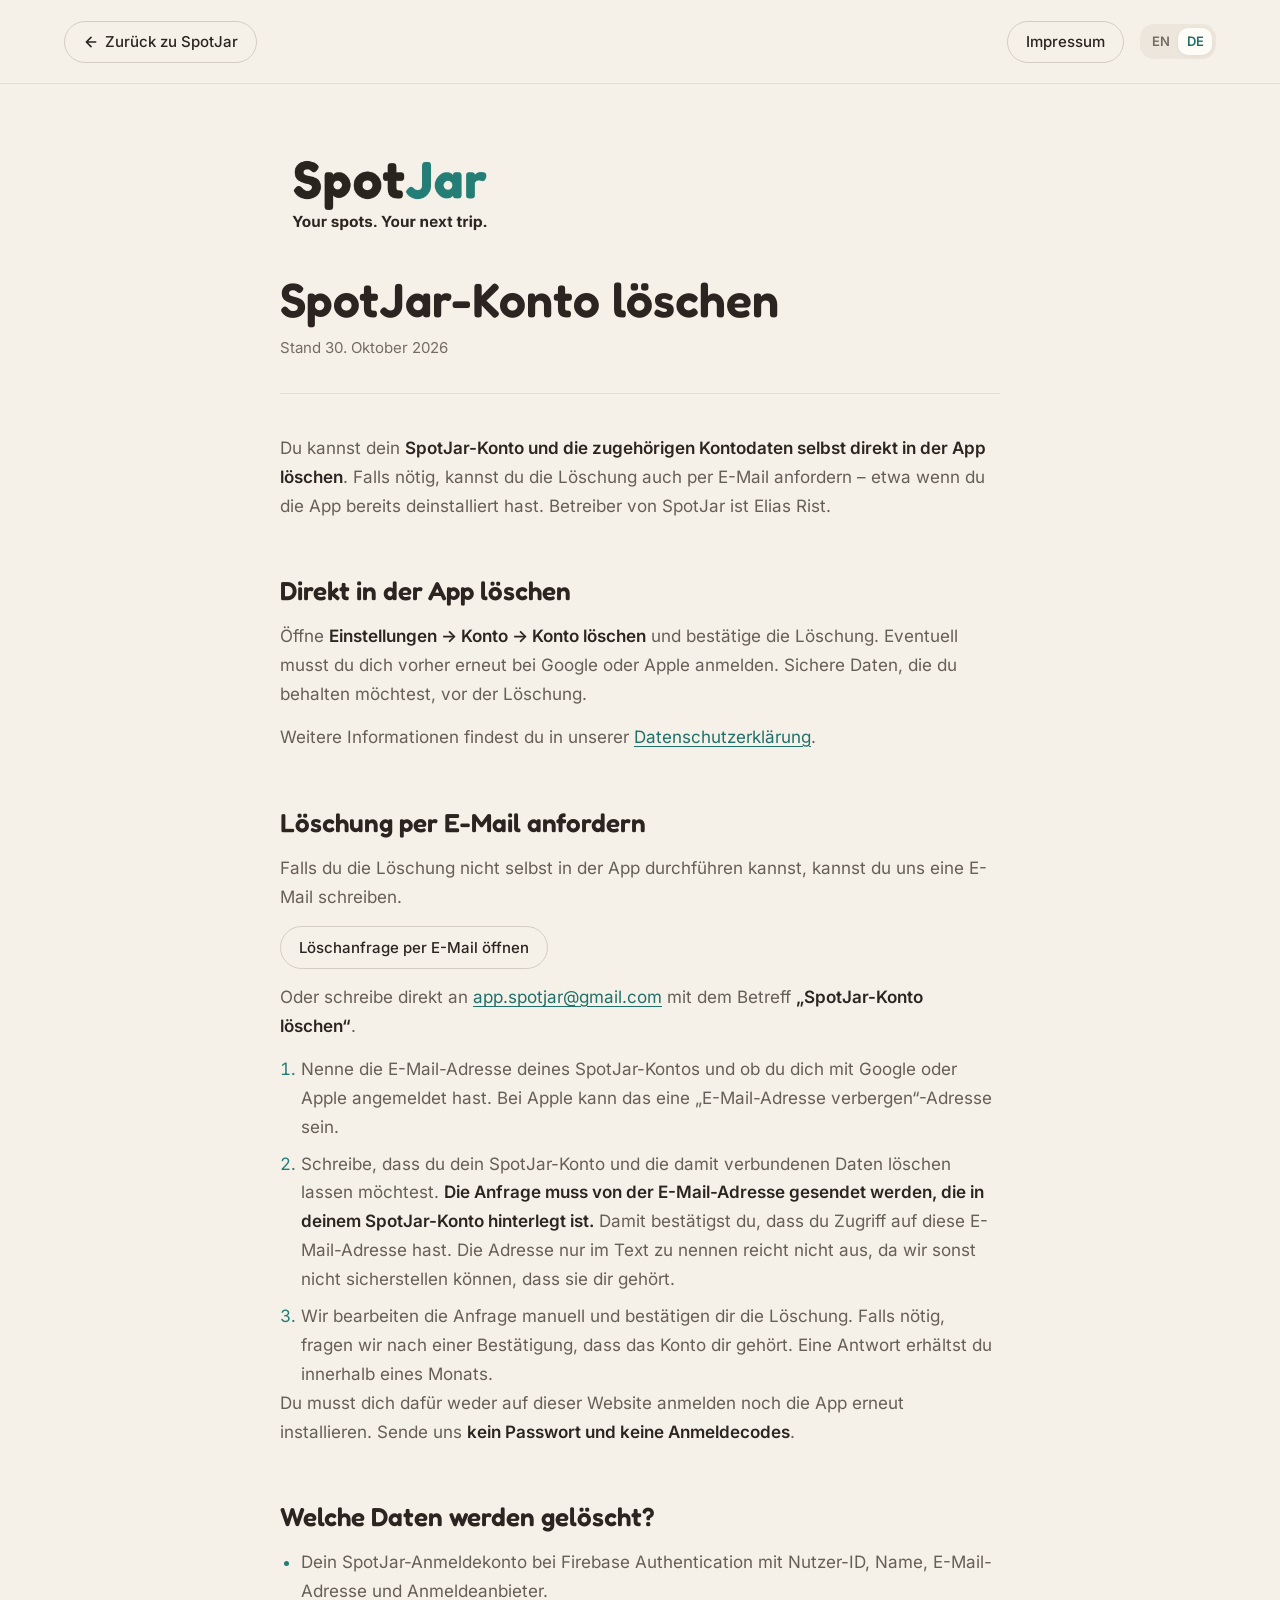
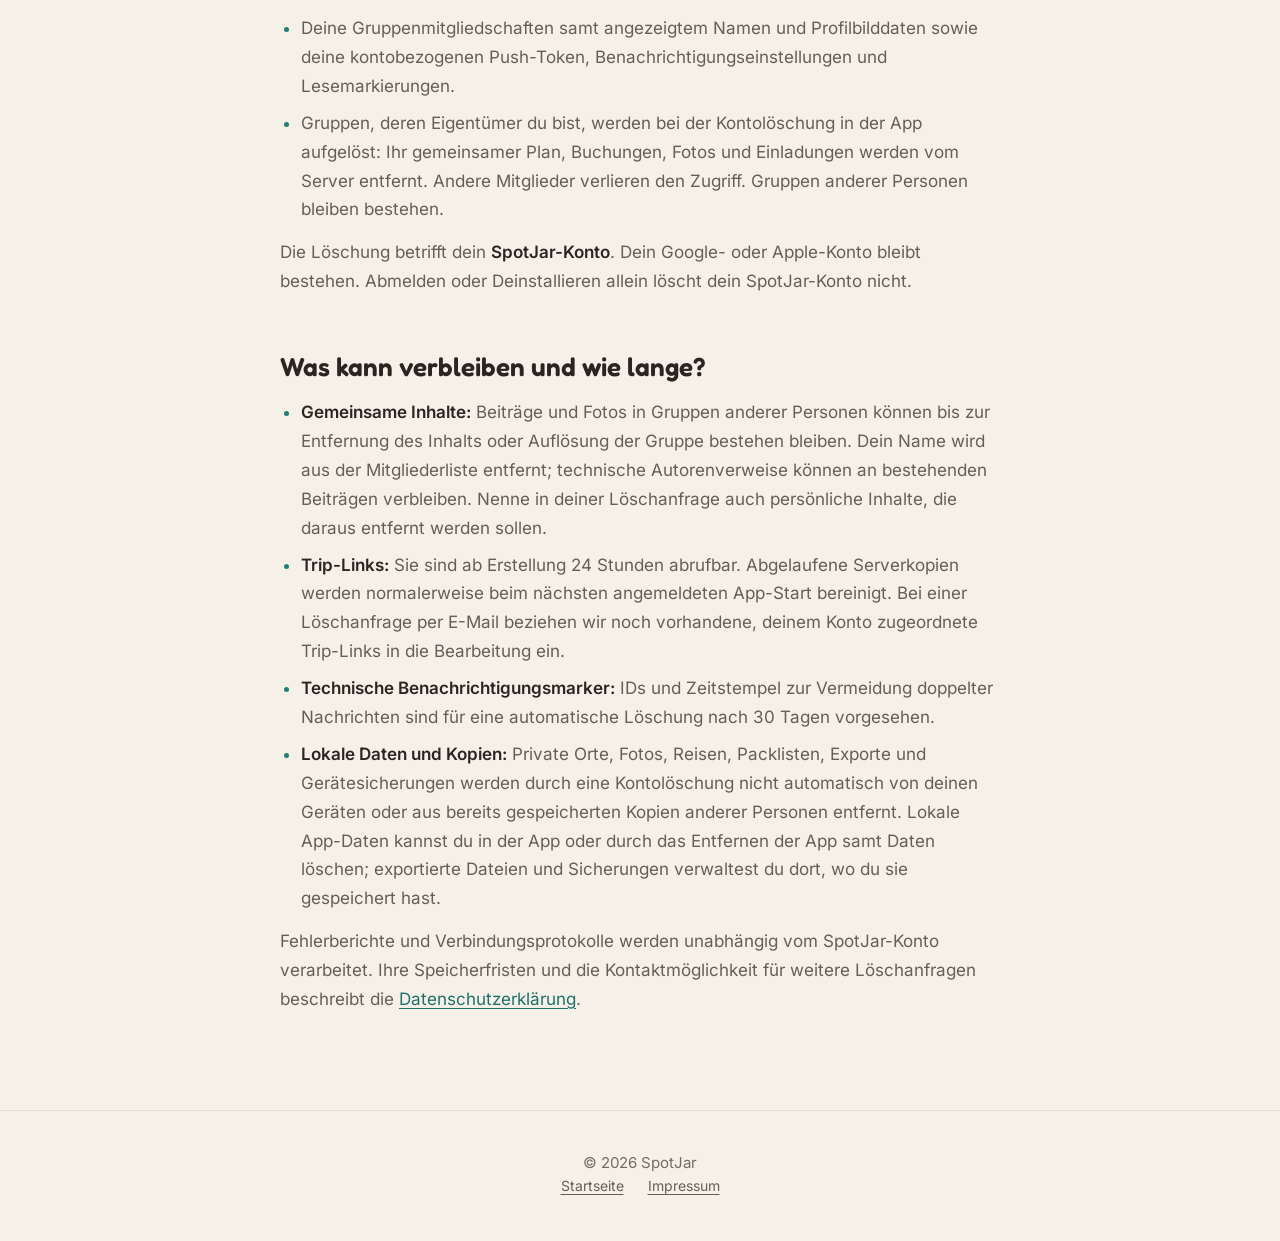
<file: de/konto-loeschen/index.html>
<!doctype html>
<html lang="de">
<head>
  <meta charset="utf-8">
  <meta name="viewport" content="width=device-width, initial-scale=1">
  <title>SpotJar-Konto löschen | SpotJar</title>
  <meta name="description" content="So löschst du dein SpotJar-Konto und zugehörige Daten: direkt in der App oder per E-Mail, auch nach der Deinstallation.">
  <link rel="canonical" href="https://spotjar.app/de/konto-loeschen/">
  <link rel="alternate" hreflang="en" href="https://spotjar.app/delete-account/">
  <link rel="alternate" hreflang="de" href="https://spotjar.app/de/konto-loeschen/">
  <link rel="alternate" hreflang="x-default" href="https://spotjar.app/delete-account/">
  <meta name="theme-color" content="#F6F1E8">
  <link rel="icon" href="../../favicon.ico" sizes="any">
  <link rel="icon" href="../../img/favicon-64.png" type="image/png">
  <link rel="apple-touch-icon" href="../../apple-touch-icon.png">
  <link rel="preload" href="../../fonts/inter-latin.woff2" as="font" type="font/woff2" crossorigin>
  <link rel="stylesheet" href="../../css/base.css">
  <link rel="stylesheet" href="../../css/policy.css">
  <script src="/js/lang.js"></script>
</head>
<body>
  <a class="skip-link" href="#main">Zum Inhalt springen</a>
  <header class="site-header">
    <div class="container">
      <a class="pill" href="../">
        <svg width="16" height="16" viewBox="0 0 24 24" aria-hidden="true" fill="none" stroke="currentColor" stroke-width="2.4" stroke-linecap="round" stroke-linejoin="round"><path d="M19 12H5M12 19l-7-7 7-7"/></svg>
        Zurück zu SpotJar
      </a>
      <div class="site-header__actions">
        <a class="pill" href="../impressum/">Impressum</a>
        <nav class="language-switch" aria-label="Sprache">
          <a href="../../delete-account/" lang="en" hreflang="en">EN</a>
          <a href="./" lang="de" hreflang="de" aria-current="page">DE</a>
        </nav>
      </div>
    </div>
  </header>

  <main id="main" class="policy">
    <div class="policy__head">
      <img src="../../img/logo-light.webp" alt="SpotJar" width="746" height="326">
      <h1>SpotJar-Konto löschen</h1>
      <p class="policy__date">Stand <time datetime="2026-10-30">30. Oktober 2026</time></p>
    </div>

    <p>Du kannst dein <strong>SpotJar-Konto und die zugehörigen Kontodaten selbst direkt in der App löschen</strong>. Falls nötig, kannst du die Löschung auch per E-Mail anfordern – etwa wenn du die App bereits deinstalliert hast. Betreiber von SpotJar ist Elias Rist.</p>
    <section id="in-app">
      <h2>Direkt in der App löschen</h2>
      <p>Öffne <strong>Einstellungen → Konto → Konto löschen</strong> und bestätige die Löschung. Eventuell musst du dich vorher erneut bei Google oder Apple anmelden. Sichere Daten, die du behalten möchtest, vor der Löschung.</p>
      <p>Weitere Informationen findest du in unserer <a href="../datenschutz/">Datenschutzerklärung</a>.</p>
    </section>
    <section id="request" aria-labelledby="request-title">
      <h2 id="request-title">Löschung per E-Mail anfordern</h2>
      <p>Falls du die Löschung nicht selbst in der App durchführen kannst, kannst du uns eine E-Mail schreiben.</p>
      <p><a class="pill" href="mailto:app.spotjar@gmail.com?subject=SpotJar-Konto%20l%C3%B6schen">Löschanfrage per E-Mail öffnen</a></p>
      <p>Oder schreibe direkt an <a href="mailto:app.spotjar@gmail.com">app.spotjar@gmail.com</a> mit dem Betreff <strong>„SpotJar-Konto löschen“</strong>.</p>
      <ol>
        <li>Nenne die E-Mail-Adresse deines SpotJar-Kontos und ob du dich mit Google oder Apple angemeldet hast. Bei Apple kann das eine „E-Mail-Adresse verbergen“-Adresse sein.</li>
        <li>Schreibe, dass du dein SpotJar-Konto und die damit verbundenen Daten löschen lassen möchtest. <strong>Die Anfrage muss von der E-Mail-Adresse gesendet werden, die in deinem SpotJar-Konto hinterlegt ist.</strong> Damit bestätigst du, dass du Zugriff auf diese E-Mail-Adresse hast. Die Adresse nur im Text zu nennen reicht nicht aus, da wir sonst nicht sicherstellen können, dass sie dir gehört.</li>
        <li>Wir bearbeiten die Anfrage manuell und bestätigen dir die Löschung. Falls nötig, fragen wir nach einer Bestätigung, dass das Konto dir gehört. Eine Antwort erhältst du innerhalb eines Monats.</li>
      </ol>
      <p>Du musst dich dafür weder auf dieser Website anmelden noch die App erneut installieren. Sende uns <strong>kein Passwort und keine Anmeldecodes</strong>.</p>
    </section>
    <section id="deleted">
      <h2>Welche Daten werden gelöscht?</h2>
      <ul>
        <li>Dein SpotJar-Anmeldekonto bei Firebase Authentication mit Nutzer-ID, Name, E-Mail-Adresse und Anmeldeanbieter.</li>
        <li>Deine Gruppenmitgliedschaften samt angezeigtem Namen und Profilbilddaten sowie deine kontobezogenen Push-Token, Benachrichtigungseinstellungen und Lesemarkierungen.</li>
        <li>Gruppen, deren Eigentümer du bist, werden bei der Kontolöschung in der App aufgelöst: Ihr gemeinsamer Plan, Buchungen, Fotos und Einladungen werden vom Server entfernt. Andere Mitglieder verlieren den Zugriff. Gruppen anderer Personen bleiben bestehen.</li>
      </ul>
      <p>Die Löschung betrifft dein <strong>SpotJar-Konto</strong>. Dein Google- oder Apple-Konto bleibt bestehen. Abmelden oder Deinstallieren allein löscht dein SpotJar-Konto nicht.</p>
    </section>
    <section id="remaining">
      <h2>Was kann verbleiben und wie lange?</h2>
      <ul>
        <li><strong>Gemeinsame Inhalte:</strong> Beiträge und Fotos in Gruppen anderer Personen können bis zur Entfernung des Inhalts oder Auflösung der Gruppe bestehen bleiben. Dein Name wird aus der Mitgliederliste entfernt; technische Autorenverweise können an bestehenden Beiträgen verbleiben. Nenne in deiner Löschanfrage auch persönliche Inhalte, die daraus entfernt werden sollen.</li>
        <li><strong>Trip-Links:</strong> Sie sind ab Erstellung 24 Stunden abrufbar. Abgelaufene Serverkopien werden normalerweise beim nächsten angemeldeten App-Start bereinigt. Bei einer Löschanfrage per E-Mail beziehen wir noch vorhandene, deinem Konto zugeordnete Trip-Links in die Bearbeitung ein.</li>
        <li><strong>Technische Benachrichtigungsmarker:</strong> IDs und Zeitstempel zur Vermeidung doppelter Nachrichten sind für eine automatische Löschung nach 30 Tagen vorgesehen.</li>
        <li><strong>Lokale Daten und Kopien:</strong> Private Orte, Fotos, Reisen, Packlisten, Exporte und Gerätesicherungen werden durch eine Kontolöschung nicht automatisch von deinen Geräten oder aus bereits gespeicherten Kopien anderer Personen entfernt. Lokale App-Daten kannst du in der App oder durch das Entfernen der App samt Daten löschen; exportierte Dateien und Sicherungen verwaltest du dort, wo du sie gespeichert hast.</li>
      </ul>
      <p>Fehlerberichte und Verbindungsprotokolle werden unabhängig vom SpotJar-Konto verarbeitet. Ihre Speicherfristen und die Kontaktmöglichkeit für weitere Löschanfragen beschreibt die <a href="../datenschutz/#retention">Datenschutzerklärung</a>.</p>
    </section>
  </main>

  <footer class="site-footer"><div class="container"><p>© 2026 SpotJar</p><ul><li><a href="../">Startseite</a></li><li><a href="../impressum/">Impressum</a></li></ul></div></footer>
</body>
</html>
</file>
<file: css/base.css>
/* ==========================================================================
   SpotJar shared base: fonts, tokens, reset, typography, shared components
   ========================================================================== */

/* Fonts are self-hosted (Latin subset, variable weight axis). No request ever
   goes to Google Fonts. The privacy policy says so, so keep it true. */
@font-face {
  font-family: "Fredoka";
  src: url("../fonts/fredoka-latin.woff2") format("woff2");
  font-weight: 300 700;
  font-style: normal;
  font-display: swap;
}

@font-face {
  font-family: "Inter";
  src: url("../fonts/inter-latin.woff2") format("woff2");
  font-weight: 400 700;
  font-style: normal;
  font-display: swap;
}

:root {
  /* AppPalette.light and AppShapes from the Flutter app. */
  --bg: #f6f1e8;
  --surface: #fffcf7;
  --surface-secondary: #ece6dc;
  --cream: #f6f1e8;
  --orange: #f4772e;
  --teal: #247e76;
  --teal-deep: #1f706a;
  --text: #665e58;
  --text-strong: #2b2421;
  --text-muted: #756c64;
  --line: #e4ddd3;
  --border: #d5ccc1;
  --radius-control: 22px;
  --radius-card: 24px;
  --radius-pill: 22px;
  --shadow: 0 20px 50px -28px rgba(43, 36, 33, 0.24);
  --font-head: "Fredoka", system-ui, -apple-system, "Segoe UI", sans-serif;
  --font-body: "Inter", system-ui, -apple-system, "Segoe UI", sans-serif;
  --header-h: 84px;
  --max-w: 1160px;
  --gutter: clamp(20px, 5vw, 72px);
  color-scheme: light;
}

/* --- Reset --------------------------------------------------------------- */

*,
*::before,
*::after {
  box-sizing: border-box;
}

html {
  -webkit-text-size-adjust: 100%;
  text-size-adjust: 100%;
}

@media (prefers-reduced-motion: no-preference) {
  html {
    scroll-behavior: smooth;
  }
}

body {
  margin: 0;
  background: var(--bg);
  color: var(--text);
  font-family: var(--font-body);
  font-size: 1.0625rem;
  line-height: 1.6;
  -webkit-font-smoothing: antialiased;
  overflow-x: clip;
}

img,
svg {
  display: block;
  max-width: 100%;
}

img {
  height: auto;
}

h1,
h2,
h3,
h4 {
  margin: 0;
  font-family: var(--font-head);
  font-weight: 600;
  line-height: 1.15;
  color: var(--text-strong);
}

p {
  margin: 0;
}

a {
  color: var(--teal-deep);
  text-underline-offset: 0.18em;
}

a:hover {
  color: var(--text-strong);
}

:focus-visible {
  outline: 3px solid var(--orange);
  outline-offset: 3px;
  border-radius: 6px;
}

::selection {
  background: #ffdccb;
  color: var(--text-strong);
}

/* --- Utilities ----------------------------------------------------------- */

.visually-hidden {
  position: absolute !important;
  width: 1px;
  height: 1px;
  margin: -1px;
  padding: 0;
  overflow: hidden;
  clip: rect(0 0 0 0);
  white-space: nowrap;
  border: 0;
}

.skip-link {
  position: absolute;
  left: 16px;
  top: -100px;
  z-index: 100;
  padding: 10px 18px;
  border-radius: var(--radius-pill);
  background: var(--orange);
  color: var(--text-strong);
  font-weight: 600;
  text-decoration: none;
}

.skip-link:focus {
  top: 12px;
  color: var(--text-strong);
}

.container {
  width: 100%;
  max-width: calc(var(--max-w) + 2 * var(--gutter));
  margin-inline: auto;
  padding-inline: var(--gutter);
}

/* --- Header -------------------------------------------------------------- */

.site-header {
  position: sticky;
  top: 0;
  z-index: 50;
  height: var(--header-h);
  background: rgba(246, 241, 232, 0.94);
  -webkit-backdrop-filter: blur(10px);
  backdrop-filter: blur(10px);
  border-bottom: 1px solid var(--line);
}

.site-header .container {
  display: flex;
  align-items: center;
  justify-content: space-between;
  gap: 16px;
  height: 100%;
}

.site-header__logo {
  display: block;
  flex-shrink: 0;
}

.site-header__logo img {
  width: auto;
  height: 52px;
}

.site-header__nav {
  display: flex;
  gap: 8px;
}

.site-header__actions {
  display: flex;
  align-items: center;
  gap: 8px;
}

.language-switch {
  display: inline-flex;
  padding: 3px;
  border: 1px solid var(--border);
  border-radius: var(--radius-pill);
}

.language-switch a {
  min-width: 34px;
  padding: 4px 8px;
  border-radius: var(--radius-pill);
  color: var(--text-muted);
  font-size: 0.8125rem;
  font-weight: 600;
  line-height: 1.5;
  text-align: center;
  text-decoration: none;
}

.language-switch a:hover {
  color: var(--text-strong);
}

.language-switch a[aria-current="page"] {
  background: var(--teal);
  color: var(--surface);
}

/* --- Buttons & pills ----------------------------------------------------- */

.pill {
  display: inline-flex;
  align-items: center;
  gap: 6px;
  min-height: 40px;
  padding: 8px 18px;
  border: 1px solid var(--border);
  border-radius: var(--radius-pill);
  color: var(--text-strong);
  font-size: 0.9375rem;
  font-weight: 500;
  text-decoration: none;
  white-space: nowrap;
  transition: background-color 0.2s, border-color 0.2s;
}

.pill:hover {
  color: var(--text-strong);
  background: var(--surface);
  border-color: var(--teal);
}

.btn {
  display: inline-flex;
  align-items: center;
  justify-content: center;
  gap: 10px;
  min-height: 52px;
  padding: 14px 28px;
  border-radius: var(--radius-pill);
  background: var(--teal);
  color: #fffcf7;
  font-weight: 600;
  font-size: 1.0625rem;
  text-decoration: none;
  box-shadow: none;
  font-family: var(--font-head);
  transition: transform 0.2s, background-color 0.2s;
}

.btn:hover {
  color: #fffcf7;
  background: var(--teal-deep);
  transform: translateY(-1px);
}

/* --- Footer -------------------------------------------------------------- */

.site-footer {
  padding: 44px 0;
  border-top: 1px solid var(--line);
  text-align: center;
  color: var(--text-muted);
  font-size: 0.9375rem;
}

.site-footer img {
  width: auto;
  height: 52px;
  margin: 0 auto 18px;
  opacity: 0.75;
}

.site-footer ul {
  display: flex;
  flex-wrap: wrap;
  justify-content: center;
  gap: 8px 24px;
  margin: 12px 0 0;
  padding: 0;
  list-style: none;
}

.site-footer a {
  color: var(--text);
}

.site-footer a:hover {
  color: var(--text-strong);
}

@media (prefers-reduced-motion: reduce) {
  *,
  *::before,
  *::after {
    transition-duration: 0s !important;
    transition-delay: 0s !important;
    animation-duration: 0s !important;
    animation-iteration-count: 1 !important;
  }
}

@media (max-width: 560px) {
  .site-header .container {
    gap: 8px;
  }

  .site-header__actions {
    gap: 6px;
  }

  .site-header__nav .pill {
    display: none;
  }

  .site-header__actions > .pill {
    display: none;
  }

  .site-header .pill {
    padding-inline: 12px;
  }
}

.site-header__nav .pill { border-color: transparent; font-size: .875rem; }
.site-header__actions { gap: 16px; }
.site-header__nav { gap: 4px; }
.language-switch { background: var(--surface-secondary); border-color: transparent; border-radius: 14px; }
.language-switch a { border-radius: 10px; }
.language-switch a[aria-current="page"] { background: var(--surface); color: var(--teal-deep); box-shadow: 0 1px 4px #2b24210d; }
.site-footer__inner { display: flex; justify-content: space-between; align-items: center; gap: 28px; flex-wrap: wrap; text-align: left; }
.site-footer__logo { display: inline-block; vertical-align: top; }
.site-footer__logo img { width: auto; height: 52px; margin: 0; opacity: 1; }
.site-footer__brand p { margin-top: 12px; font-size: .8125rem; }
.site-footer ul { margin: 0; font-size: .875rem; }
@media (max-width: 760px) {
  :root { --header-h: 72px; }
  .site-header__logo img { height: 44px; }
  .site-header__nav .pill { display: none; }
  .site-header__actions { gap: 8px; }
  .site-footer__logo img { height: 44px; }
  .site-footer__inner { align-items: flex-start; flex-direction: column; }
}
</file>
<file: css/landing.css>
/* AppPalette.light and optimized onboarding artwork from the Flutter app. */
:root { --section-space: clamp(72px, 9vw, 132px); --highlight-orange: #e14712; --highlight-green: #145d53; }
section[id] { scroll-margin-top: calc(var(--header-h) + 24px); }
h1 { font-size: clamp(3rem, 5.25vw, 4.75rem); font-weight: 700; line-height: 1.02; letter-spacing: -.025em; }
h2 { font-size: clamp(2rem, 3.2vw, 3rem); font-weight: 650; letter-spacing: -.015em; line-height: 1.13; text-wrap: balance; }
.hero { padding: clamp(40px, 6vw, 86px) 0 64px; }
.hero__inner { display: grid; grid-template-columns: 1.12fr 1fr; align-items: center; gap: 40px; }
.hero__copy { position: relative; z-index: 2; }
.hero h1 { margin-top: 22px; }
.hero h1 span { color: var(--teal); }
.hero__lead { max-width: 510px; margin-top: 26px; font-size: 1.0625rem; line-height: 1.8; }
.hero__actions { display: flex; align-items: center; flex-wrap: wrap; gap: 18px 24px; margin-top: 30px; }
.store-badge { display: inline-block; width: 162px; flex-shrink: 0; border-radius: 9px; transition: transform .2s ease; }
.store-badge:hover { transform: translateY(-2px); }
.store-badge img { width: 162px; height: 54px; }
.text-link { display: inline-flex; align-items: center; gap: 8px; min-height: 44px; font-size: .875rem; font-weight: 600; text-decoration: none; }
.text-link svg { transition: transform .2s; }
.text-link:hover svg { transform: translate(2px, -2px); }
.hero__note { display: flex; align-items: center; gap: 7px; margin-top: 26px; font-size: .75rem; line-height: 1.6; }
.hero__note svg { color: var(--teal); flex-shrink: 0; }
.hero__visual { min-width: 0; display: grid; place-items: center; gap: 22px; container-type: inline-size; }
.hero__art { position: relative; min-width: 0; width: 100%; display: grid; place-items: center; isolation: isolate; padding: 0 35px 28px; }
/* Fade the backdrop fully inside its bounds; SVG filter shadows can clip in Safari. */
.hero__art::before { content: ''; position: absolute; width: 100%; aspect-ratio: 1; z-index: -2; background: radial-gradient(closest-side, #e7e8da 30%, #e7e8da99 60%, #e7e8da00 100%); pointer-events: none; }
.hero__jar { width: min(100%, 390px); transform: rotate(7deg); }
.hero__route { position: absolute; z-index: -1; width: 115%; max-width: none; height: 115%; object-fit: contain; pointer-events: none; }
.hero__caption { display: flex; align-items: center; gap: .5em; width: 66.6667%; margin-inline-start: 33.3333%; margin-top: -50px; font-family: var(--font-head); color: var(--teal-deep); font-size: min(1.25rem, 3.8cqi); font-weight: 600; line-height: 1.35; white-space: nowrap; transform: rotate(-4deg); }
.hero__caption::before { content: ''; display: block; flex: 0 0 2.7em; width: 2.7em; aspect-ratio: 72 / 64; background: currentColor; mask: url('../img/doodles/arrow.svg?v=2') center / contain no-repeat; pointer-events: none; }
.hero__caption-text { flex: 0 0 auto; margin-top: 20px; }
.journey__steps { display: grid; grid-template-columns: repeat(3, 1fr); gap: 28px; list-style: none; margin: 0; padding: 30px 0; border-block: 1px solid var(--border); }
.journey__steps li { display: flex; gap: 15px; align-items: flex-start; }
.journey__number { flex: 0 0 auto; display: grid; place-items: center; width: 40px; height: 40px; border-radius: 14px; background: #d5eae6; color: var(--teal-deep); font-family: var(--font-head); font-size: 1.125rem; }
.journey__steps li:nth-child(2) .journey__number { background: #ffdccb; color: #a9411d; }
.journey__steps li:nth-child(3) .journey__number { background: #e8ddeb; color: #72517c; }
.journey h3 { font-size: 1.25rem; font-weight: 600; margin: 0 0 6px; }
.journey p { font-size: .8125rem; line-height: 1.7; max-width: 245px; }
.feature { display: grid; grid-template-columns: 1fr 1fr; align-items: center; gap: clamp(32px, 7vw, 100px); margin-top: var(--section-space); }
.feature__intro { margin-top: 24px; font-size: .9375rem; line-height: 1.85; }
.feature__visual { min-width: 0; position: relative; padding: 26px; border-radius: 28px; background: #ece8de; }
.feature__visual--save { background: #e6ebe1; }
.feature__visual--trip { background: #f0e4d6; }
.feature__art { width: 100%; height: auto; }
.art-caption { display: block; text-align: center; font-family: var(--font-head); font-weight: 550; font-size: 1rem; color: var(--teal-deep); margin: 15px 0 0; }
.feature--reverse .feature__visual { order: 2; }
.feature-list { display: grid; gap: 22px; padding: 0; margin: 28px 0 0; list-style: none; }
.feature-list li { display: flex; align-items: flex-start; gap: 12px; }
.feature-list li::before { content: ''; flex: 0 0 auto; width: 15px; height: 22px; margin-top: 4px; background: var(--text-strong); mask: url("data:image/svg+xml,%3Csvg xmlns='http://www.w3.org/2000/svg' viewBox='-52 -50 104 150'%3E%3Cpath fill-rule='evenodd' d='M0,-47C-35,-47-52,-17-49,11C-46,47-17,81 0,96C17,81 46,47 49,11C52,-17 35,-47 0,-47ZM0,-12a16,16 0 1,0 .01,0Z'/%3E%3C/svg%3E") center / contain no-repeat; }
.feature-list h3 { font-family: var(--font-head); font-size: 1.0625rem; font-weight: 550; line-height: 1.5; margin: 1px 0 5px; }
.feature-list p { font-size: .8125rem; line-height: 1.75; }
.statuses { display: flex; flex-wrap: wrap; gap: 8px 14px; border-top: 1px solid var(--line); padding-top: 22px; margin-top: 26px; }
.status { display: inline-flex; align-items: center; gap: 5px; font-size: .6875rem; font-weight: 500; color: var(--text-strong); }
.status img { width: 18px; height: 24px; object-fit: contain; }
.packing { margin-top: var(--section-space); }
.packing__inner { display: grid; grid-template-columns: 1.1fr 1fr; align-items: center; gap: 36px; padding: clamp(26px, 4vw, 56px); background: var(--surface); border: 1px solid var(--line); border-radius: 28px; overflow: hidden; }
.packing__copy { max-width: 540px; }
.packing__art { width: 100%; }
.app-preview { padding-top: var(--section-space); }
.section-heading { text-align: center; margin-bottom: 44px; }
.section-heading > p:last-child { margin-top: 18px; font-size: .9375rem; }
.app-shots { display: grid; grid-template-columns: repeat(3, 1fr); gap: 24px; }
.app-shot { margin: 0; min-width: 0; padding: 26px 24px 0; border-radius: 24px; background: #e6e9df; overflow: hidden; }
.app-shot:nth-child(2) { background: #e3eae7; }
.app-shot:nth-child(3) { background: #f0e4d6; }
.app-shot figcaption { min-height: 106px; }
.app-shot h3 { font-size: 1.5rem; font-weight: 600; }
.app-shot p { margin-top: 8px; max-width: 240px; font-size: .75rem; line-height: 1.7; }
/* The phones extend past the cards, so omit shadows that would be cut off there. */
.app-shot__frame { max-width: 245px; margin: 0 auto -40px; padding: 6px; border: 1px solid #5a4d46; border-radius: 30px; background: #2b2421; }
.app-shot__frame img { border-radius: 24px; width: 100%; }
.download { margin-top: var(--section-space); margin-bottom: 72px; }
.download__inner { position: relative; isolation: isolate; display: grid; grid-template-columns: 1.3fr .7fr; align-items: center; gap: 44px; padding: clamp(30px, 5vw, 70px); border-radius: 28px; overflow: hidden; background: #2b2421; color: #c6bdb4; }
.download__inner::after { content: ''; position: absolute; z-index: -1; right: -50px; top: -40px; width: 440px; aspect-ratio: 1; border: 1px solid #463b36; border-radius: 50%; }
.download h2 { color: #f6f1e8; font-size: clamp(2.125rem, 3.8vw, 3.5rem); }
.download__lead { font-size: .9375rem; margin: 20px 0 26px; line-height: 1.8; }
.download__inner > img { width: 100%; max-width: 260px; justify-self: center; transform: rotate(12deg); }
/* Hand-drawn accents echo the printed SpotJar artwork. */
.text-highlight { color: var(--highlight-green); }
.text-highlight--orange { color: var(--highlight-orange); }
.sentence-end { position: relative; display: inline-block; white-space: nowrap; }
.art-caption { transform: rotate(-3deg); }
.download__inner::after { width: 440px; height: 490px; aspect-ratio: auto; top: -70px; right: -80px; border: 0; border-radius: 0; background: url('../img/doodles/route.svg?v=3') center / contain no-repeat; opacity: .6; transform: rotate(15deg); }
.download h2 { padding-bottom: .2em; }
@media (min-width: 1500px) { .hero { padding-top: 100px; padding-bottom: 90px; } }
@media (max-width: 1000px) {
  .hero__inner { gap: 24px; }
  .hero__art { padding-inline: 25px; }
  .hero__actions { gap: 12px; }
  .journey__steps { gap: 20px; }
  .journey__steps li { gap: 10px; }
  .journey h3 { font-size: 1rem; }
  .feature { gap: 36px; }
  .feature__visual { padding: 18px; }
  .app-shot { padding: 22px 16px 0; }
  .app-shot figcaption { min-height: 120px; }
}
@media (max-width: 760px) {
  h1 { font-size: clamp(2.8rem, 8.6vw, 4rem); }
  .hero { padding: 38px 0 48px; }
  .hero__inner { grid-template-columns: 1fr; gap: 38px; }
  .hero__copy { max-width: 560px; }
  .hero h1 { margin-top: 18px; }
  .hero__lead { font-size: 1rem; margin-top: 20px; }
  .hero__visual { width: min(100%, 410px); justify-self: center; gap: 18px; }
  .hero__art { padding-inline: 35px; }
  .hero__jar { max-width: 300px; }
  .journey__steps { grid-template-columns: 1fr; gap: 22px; padding-block: 28px; }
  .journey__steps li { gap: 16px; align-items: center; }
  .journey p { max-width: none; }
  .journey h3 { font-size: 1.125rem; margin-bottom: 4px; }
  .feature { grid-template-columns: 1fr; gap: 30px; }
  .feature__copy { order: -1; }
  .feature--reverse .feature__visual { order: initial; }
  .feature__visual { padding: 25px; width: 100%; max-width: 520px; justify-self: center; }
  .feature__intro { margin-top: 18px; }
  .feature-list { gap: 20px; margin-top: 24px; }
  .packing__inner { grid-template-columns: 1fr; gap: 24px; }
  .packing__art { max-width: 420px; justify-self: center; }
  .app-shots { grid-template-columns: 1fr; gap: 24px; max-width: 420px; margin-inline: auto; }
  .app-shot { display: grid; grid-template-columns: 1fr 1.1fr; gap: 14px; align-items: center; padding: 24px 18px 0; }
  .app-shot figcaption { min-height: auto; padding-bottom: 24px; }
  .app-shot__frame { border-radius: 22px; padding: 4px; margin-bottom: -45px; }
  .app-shot__frame img { border-radius: 17px; }
  .app-shot h3 { font-size: 1.25rem; }
  .section-heading { text-align: left; margin-bottom: 30px; }
  .download { margin-bottom: 48px; }
  .download__inner { grid-template-columns: 1fr; gap: 30px; }
  .download__inner > img { max-width: 180px; margin-bottom: -70px; justify-self: end; }
  .download__inner::after { top: auto; bottom: -200px; right: -100px; }
}
@media (max-width: 360px) {
  h1 { font-size: 2.45rem; }
  .hero__actions { gap: 8px; }
  .text-link { font-size: .8125rem; }
  .packing__inner { padding: 22px; }
  .app-shot { padding-inline: 14px; }
}
</file>
<file: css/policy.css>
/* ==========================================================================
   SpotJar privacy policy (shared app palette and typography)
   ========================================================================== */

.policy {
  width: 100%;
  max-width: calc(720px + 2 * var(--gutter));
  margin: 0 auto;
  padding: 56px var(--gutter) 96px;
  line-height: 1.7;
}

.policy__head {
  margin-bottom: 40px;
  padding-bottom: 32px;
  border-bottom: 1px solid var(--line);
}

.policy__head img {
  width: 220px;
  margin-bottom: 36px;
}

.policy h1 {
  font-size: clamp(2.25rem, 6vw, 3rem);
}

.policy__date {
  margin-top: 8px;
  color: var(--text-muted);
  font-size: 0.9375rem;
}

.policy section {
  margin-top: 56px;
  scroll-margin-top: calc(var(--header-h) + 16px);
}

.policy h2 {
  margin-bottom: 16px;
  font-size: 1.625rem;
}

.policy h3 {
  margin: 28px 0 10px;
  font-size: 1.1875rem;
}

.policy p + p,
.policy p + ul,
.policy ul + p,
.policy .table-wrap + p {
  margin-top: 14px;
}

.policy ul,
.policy ol {
  margin: 14px 0 0;
  padding-left: 1.25em;
}

.policy li + li {
  margin-top: 8px;
}

.policy li::marker {
  color: var(--teal);
}

.policy strong {
  color: var(--text-strong);
  font-weight: 600;
}

.policy code {
  padding: 1px 6px;
  border-radius: 6px;
  background: var(--surface);
  font-size: 0.9em;
}

.policy .address {
  padding: 16px 20px;
  border-radius: 16px;
  background: var(--surface);
  color: var(--text-strong);
}

.policy p + .address,
.policy .address + p {
  margin-top: 14px;
}

/* Table of contents */
.toc {
  margin-top: 36px;
  padding: 24px 28px;
  border-radius: var(--radius-card);
  background: var(--surface);
}

.toc h2 {
  margin-bottom: 10px;
  font-family: var(--font-body);
  font-size: 0.8125rem;
  letter-spacing: 0.12em;
  text-transform: uppercase;
  color: var(--teal);
}

.toc ol {
  margin: 0;
  padding-left: 1.5em;
  columns: 2 220px;
  column-gap: 32px;
}

.toc li {
  margin: 0 0 4px;
  break-inside: avoid;
}

.toc li::marker {
  color: var(--text-muted);
}

.toc a {
  color: var(--text);
  text-decoration: none;
}

.toc a:hover {
  color: var(--orange);
  text-decoration: underline;
}

/* Tables scroll sideways on small screens instead of squeezing. */
.table-wrap {
  overflow-x: auto;
  margin-top: 16px;
  border: 1px solid var(--line);
  border-radius: 16px;
  -webkit-overflow-scrolling: touch;
}

table {
  width: 100%;
  min-width: 560px;
  border-collapse: collapse;
  font-size: 0.9375rem;
  line-height: 1.5;
}

caption {
  padding: 14px 16px 0;
  color: var(--text-muted);
  font-size: 0.8125rem;
  text-align: left;
}

th,
td {
  padding: 12px 16px;
  text-align: left;
  vertical-align: top;
  border-bottom: 1px solid var(--line);
}

th {
  color: var(--text-strong);
  font-weight: 600;
}

tbody tr:last-child td {
  border-bottom: 0;
}

tbody tr:nth-child(even) {
  background: var(--surface);
}

/* Visible marker for anything that still has to be filled in before going live. */
.todo {
  padding: 1px 8px;
  border: 1px dashed var(--orange);
  border-radius: 6px;
  color: var(--orange);
  font-weight: 600;
  font-size: 0.9em;
}

.policy + .site-footer {
  padding-top: 40px;
}

.policy .ai-marker {
  display: flex;
  flex-wrap: wrap;
  gap: 24px;
  margin: 16px 0;
}

.policy .ai-marker figure {
  margin: 0;
  text-align: center;
}

.policy .ai-marker img {
  display: block;
  width: 96px;
  height: 96px;
  margin: 0 auto 8px;
}

.policy .ai-marker figcaption {
  color: var(--text-muted);
  font-size: 0.85em;
}
</file>
